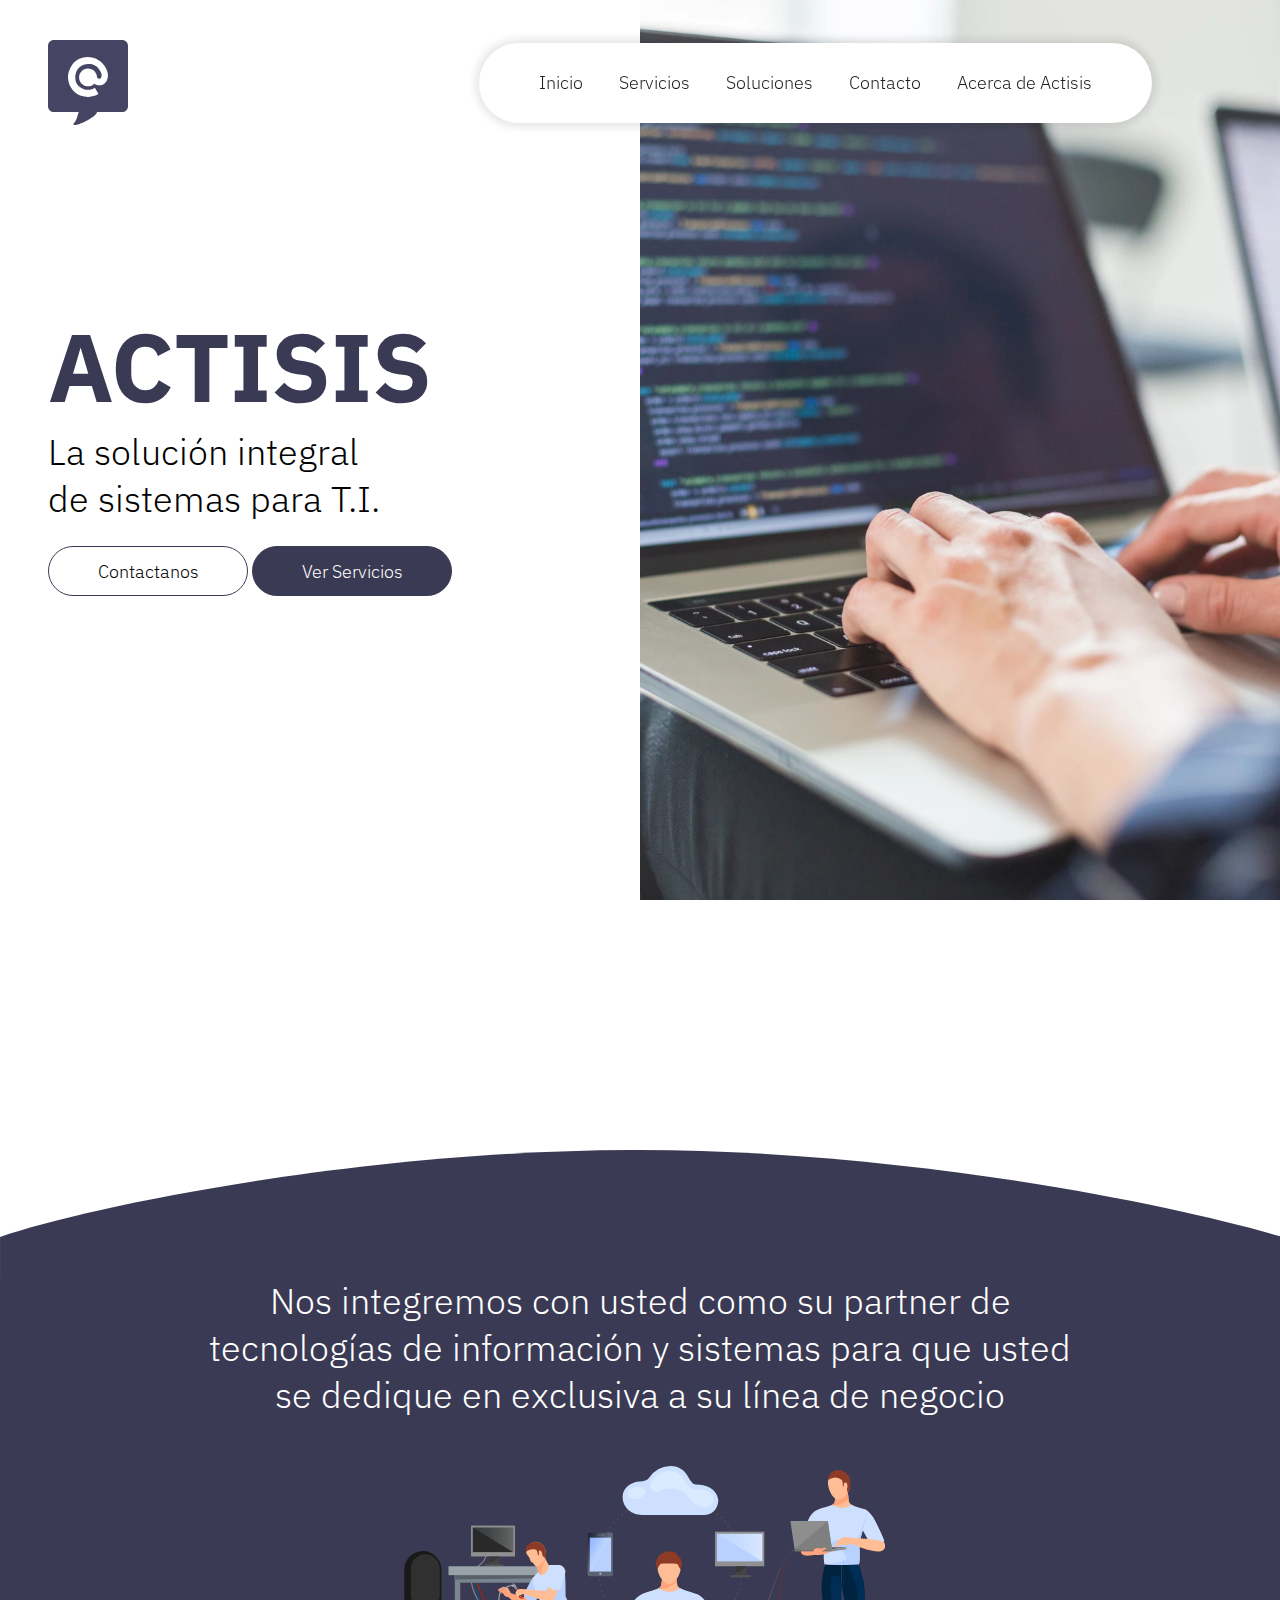
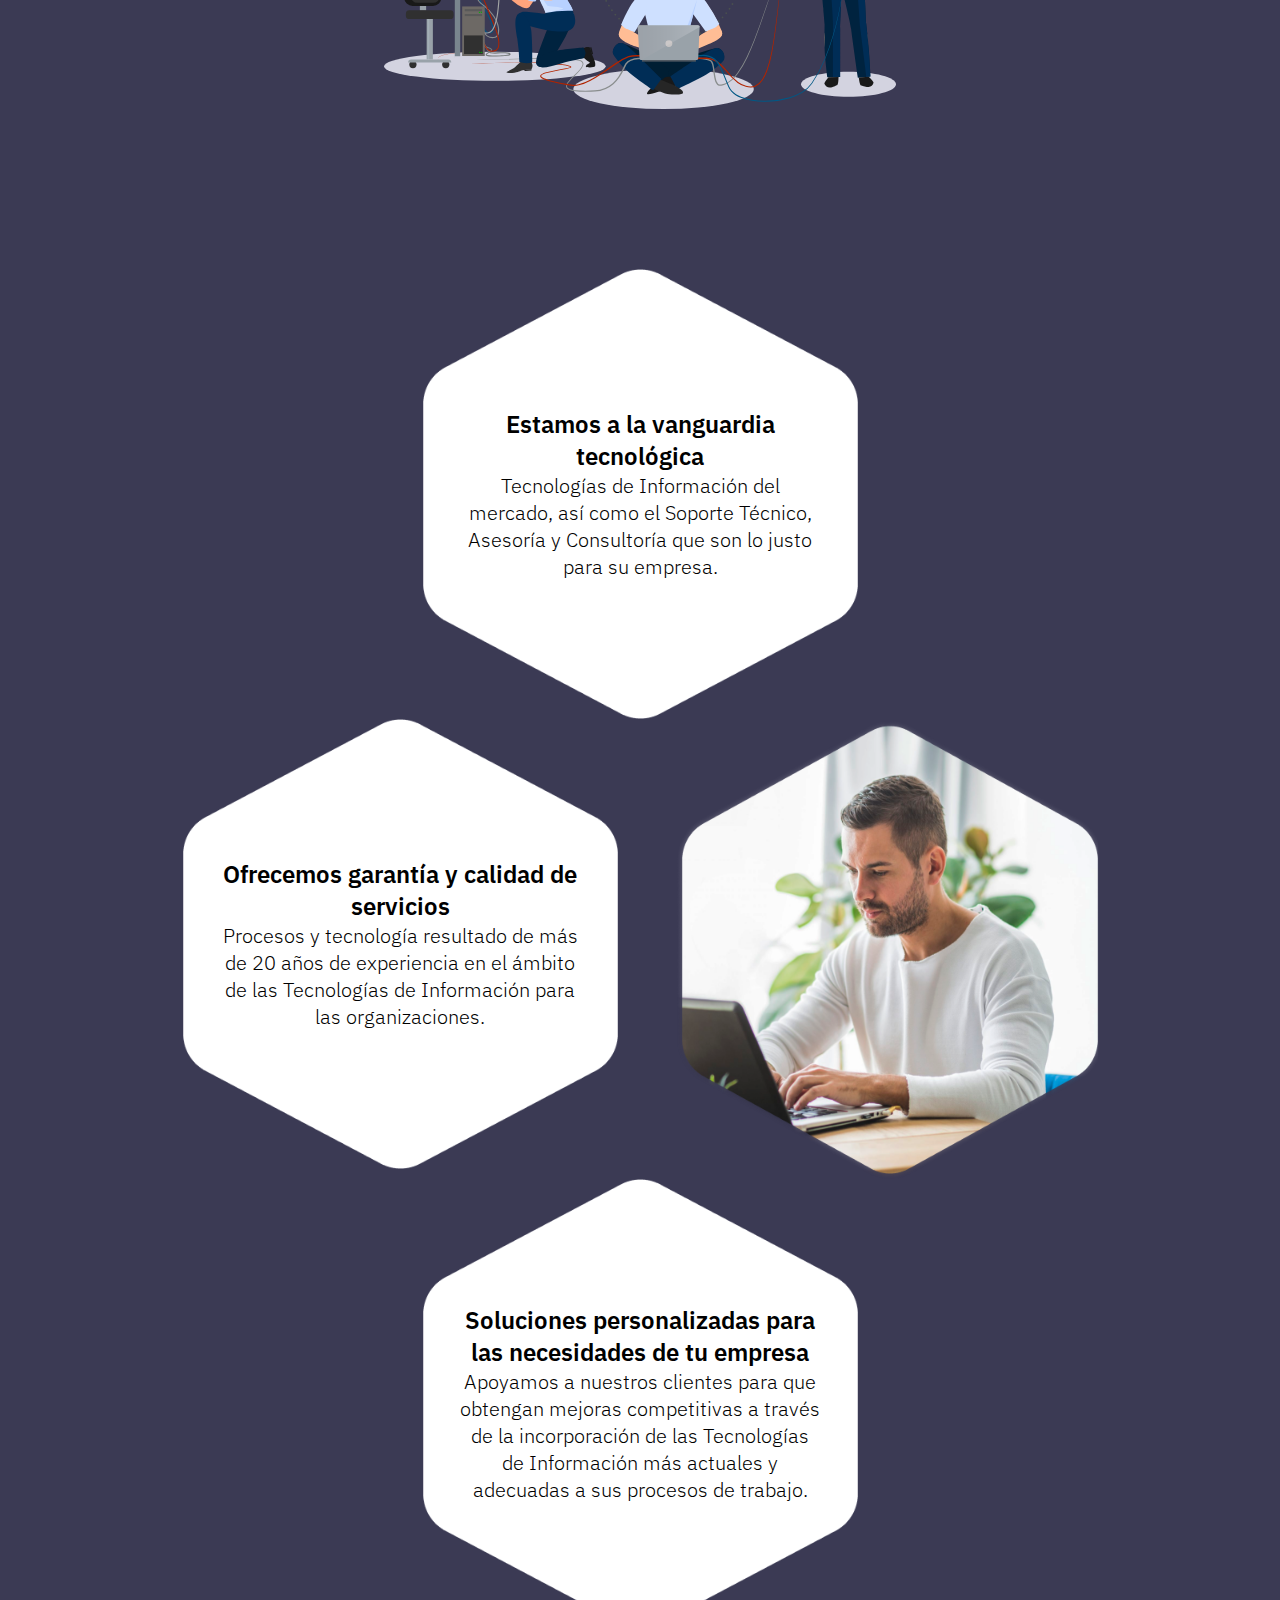
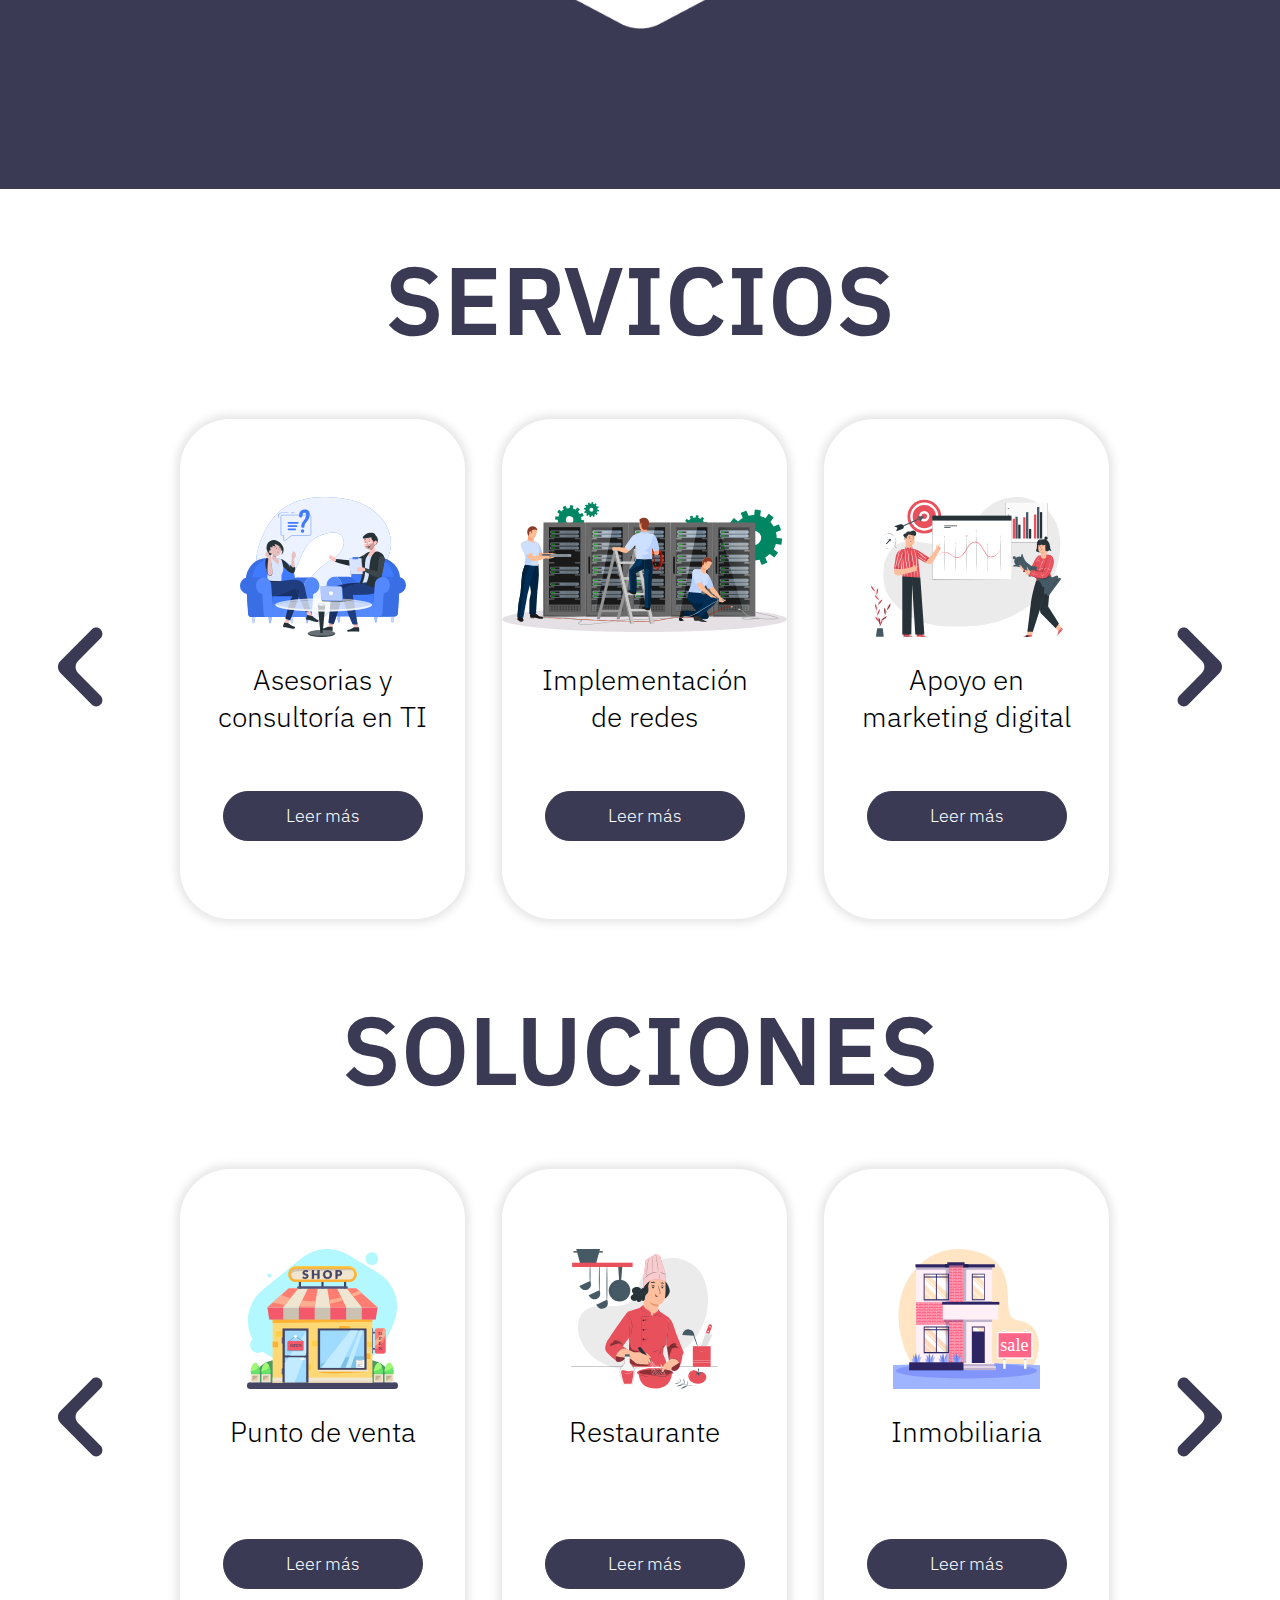
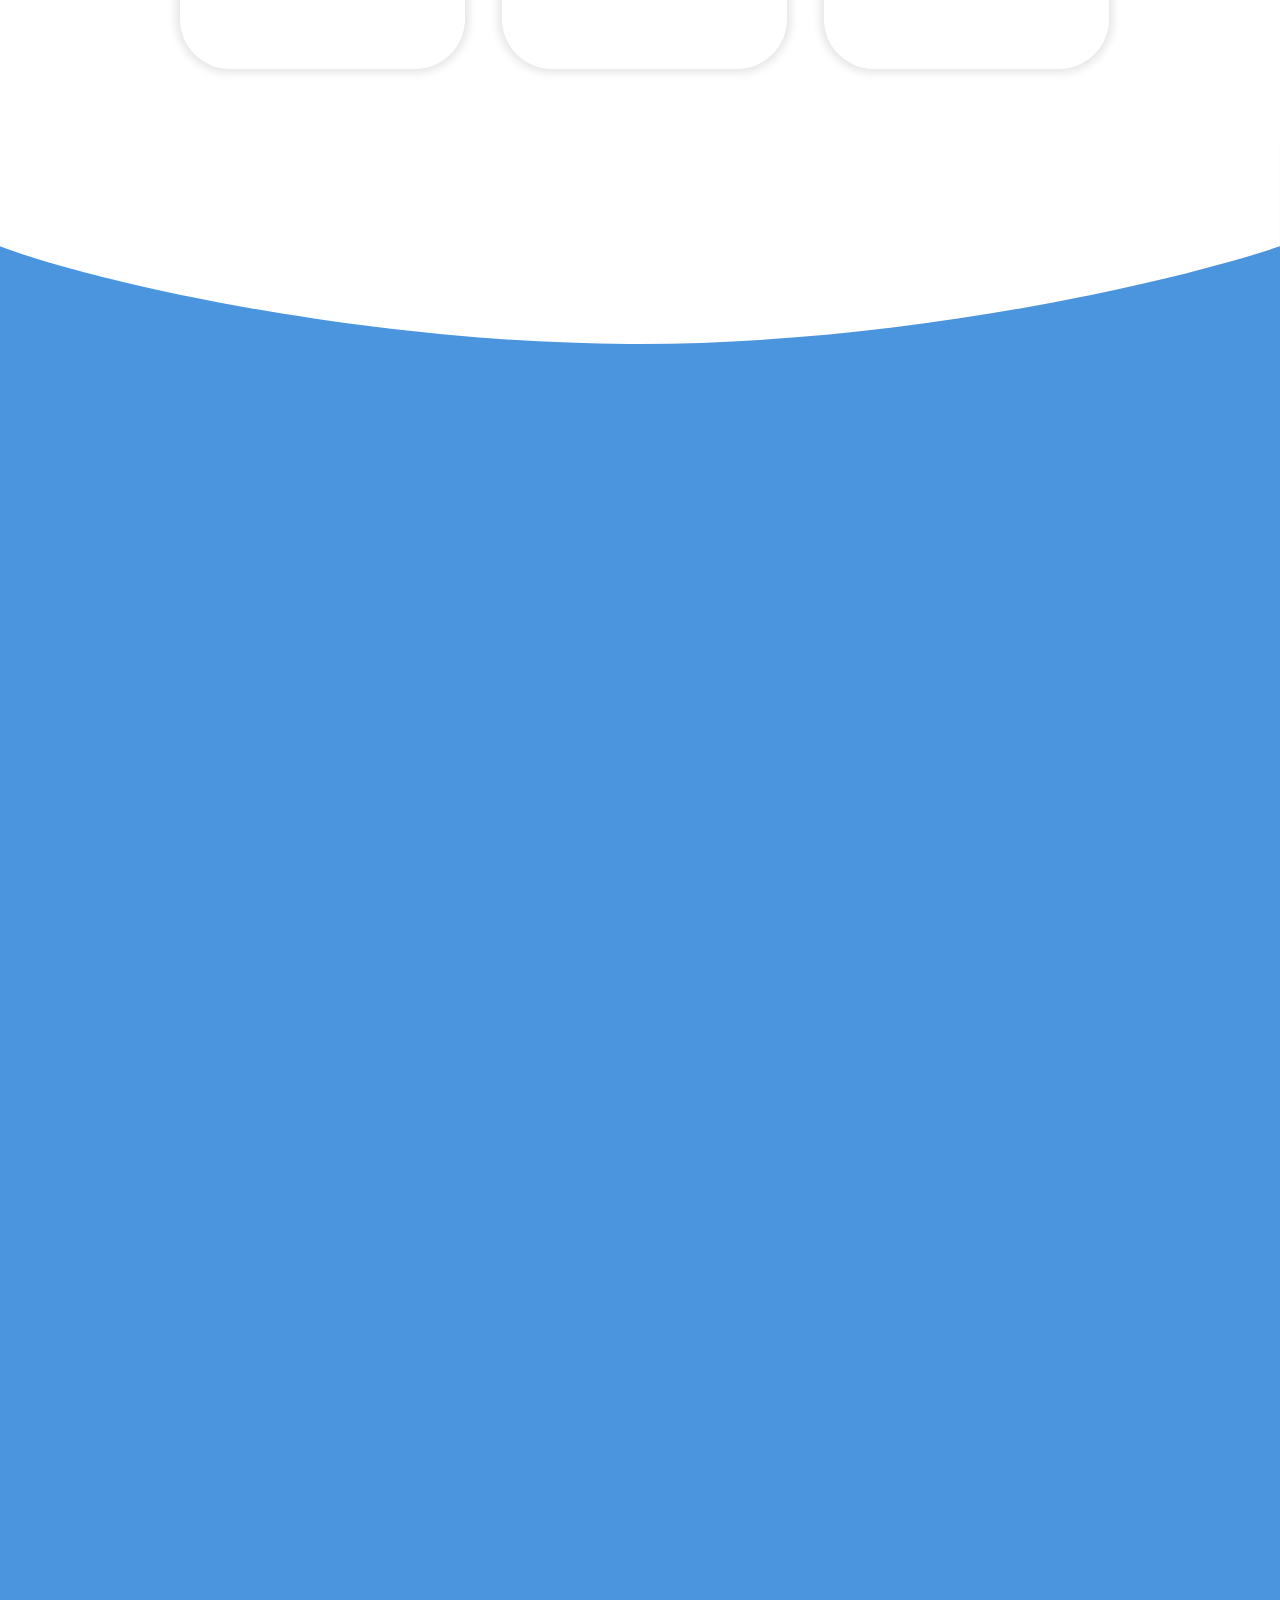
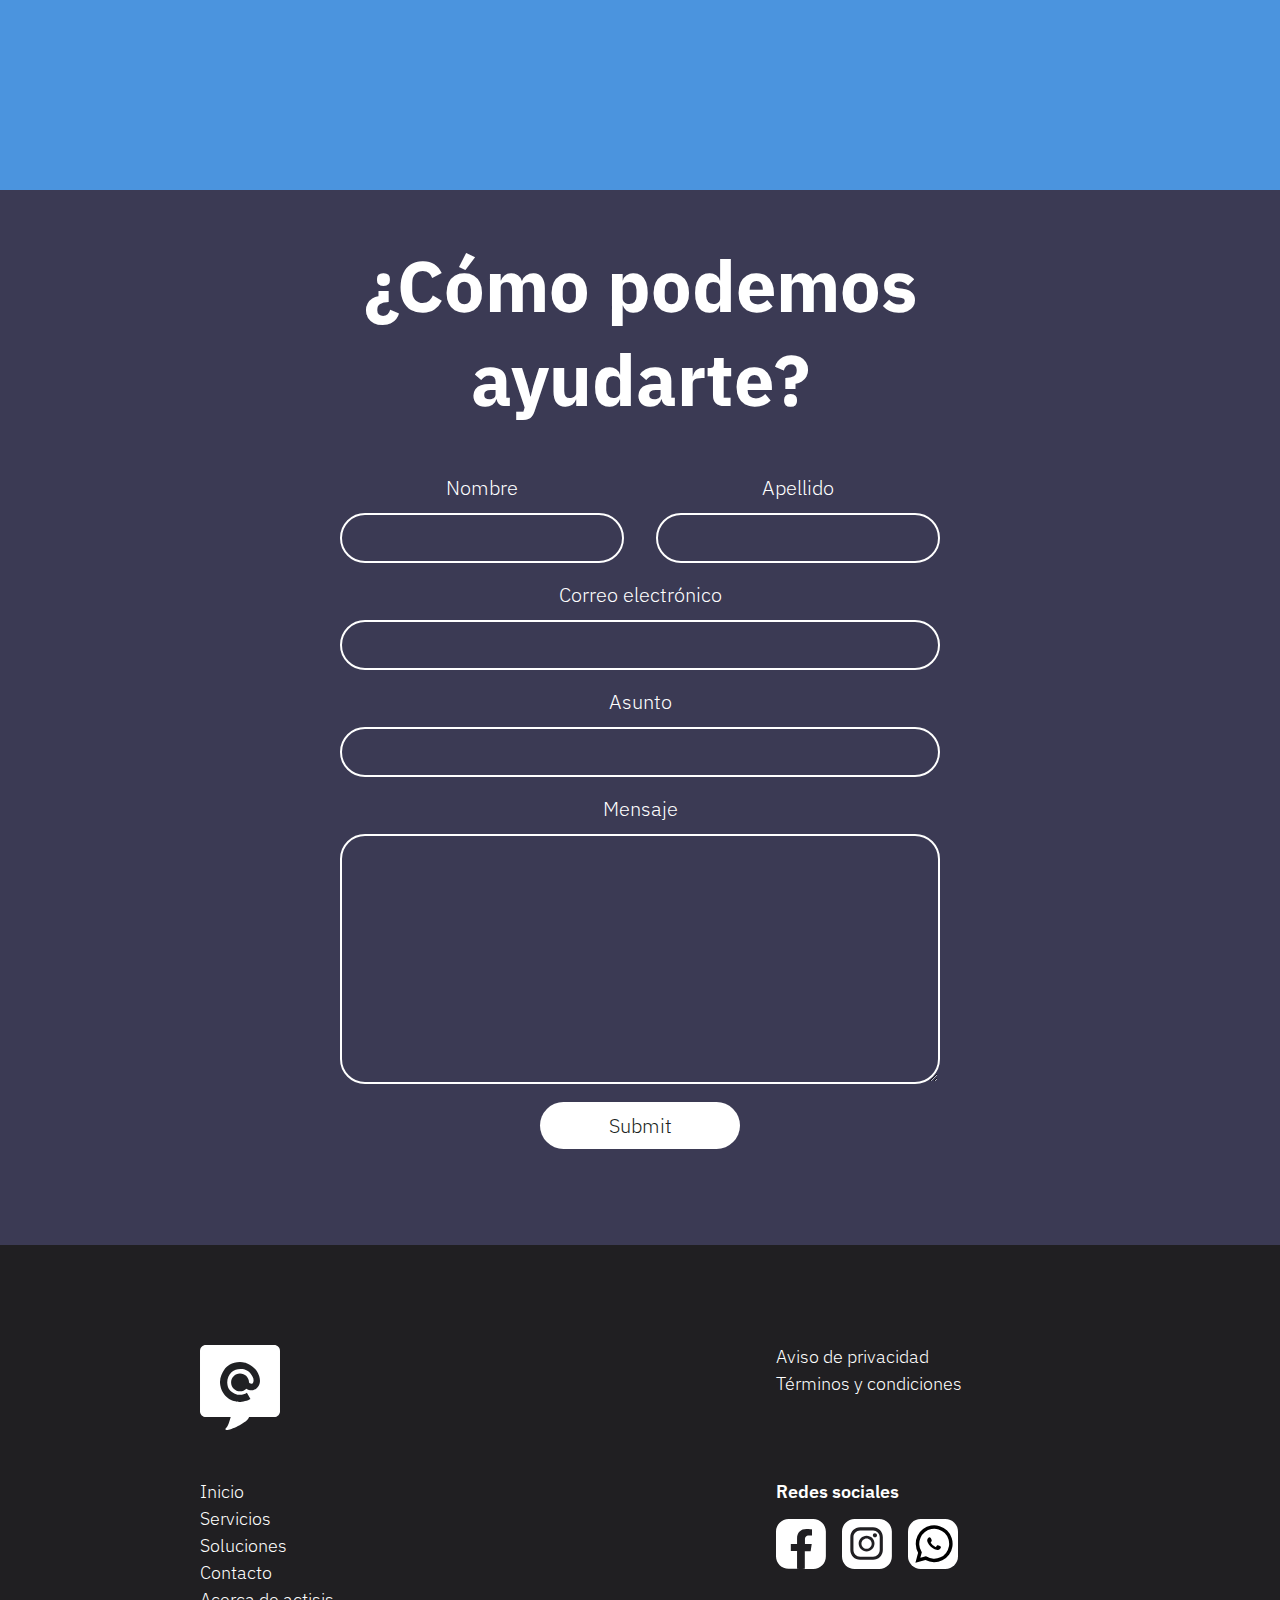
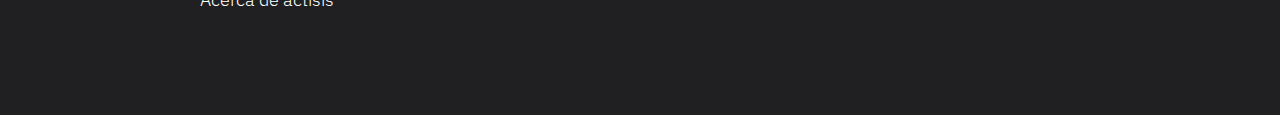
<file: index.html>
<!DOCTYPE html>
<html lang="es">
<head>
  <meta charset="UTF-8">
  <meta http-equiv="X-UA-Compatible" content="IE=edge">
  <meta name="viewport" content="width=device-width, initial-scale=1.0">
  <title>ACTISIS</title>
  <link rel="shortcut icon" href="./assets/vectores/logo.svg" />
  <meta name="author" content="Sebastián Luna Rodríguez">
  <meta name="description" content="Empresa proveedora de soluciones computacionales y procesos tecnológicos creada en Veracruz, con el objeto de brindar con calidad e innovación servicios de tecnologías de información.">
  <meta name="keywords" content="asesoria,desarrollo,sistemas,computacionales,software,punto de venta,soporte tecnico,veracruz">	
  <link rel="preconnect" href="https://fonts.googleapis.com">
  <link rel="preconnect" href="https://fonts.gstatic.com" crossorigin>
  <link href="https://fonts.googleapis.com/css2?family=IBM+Plex+Sans:wght@300;400;500;600&display=swap" rel="stylesheet">
  <link rel="stylesheet" href="./styles/styles.css">
</head>
<body>
  <header class="header-active">
    <img class="logo" src="./assets/vectores/logo.svg" alt="logotipo actisis">
    <div class="menu-hamburguesa">
      <span class="first-span"></span>
      <span class="seccond-span"></span>
      <span class="third-span"></span>
    </div>
    <nav class="nav display-none">
      <ul>
        <li><a href="#inicio">Inicio</a></li>
        <li><a href="#servicios">Servicios</a></li>
        <li><a href="#soluciones">Soluciones</a></li>
        <li><a href="#contacto">Contacto</a></li>
        <li><a href="#">Acerca de Actisis</a></li>
      </ul>
    </nav>
  </header>
  <main>
    <div id="inicio" class="hero">
      <div>
        <h1>ACTISIS</h1>
        <p>La solución integral de sistemas para T.I.</p>
        <div>
          <a href="#contacto"><button class="button transparent-button">Contactanos</button></a>
          <a href="#servicios"><button class="button solid-button">Ver Servicios</button></a>
        </div>
      </div>
      <img class="hero-img" src="./assets/imagenes/hero-img.webp" alt="una computadora">
    </div>
    <div class="section-1">
      <img class="curva" src="./assets/vectores/curva.svg" alt="curva">
      <div>
        <p>Nos integremos con usted como su partner de tecnologías de información y sistemas para que usted se dedique en exclusiva a su línea de negocio</p>
        <img class="section-1-img" src="./assets/vectores/section-1.svg" alt="conexion de computadoras">
      </div>
    </div>
    <div class="section-2">
      <div class="hexagon">
        <h2>Estamos a la vanguardia tecnológica</h2>
        <p>Tecnologías de Información del mercado, así como el Soporte Técnico, Asesoría y Consultoría que son lo justo para su empresa.</p>
      </div>
      <div class="dos-hexagon">
        <div class="hexagon">
          <h2>Ofrecemos garantía y calidad de servicios</h2>
          <p>Procesos y tecnología resultado de más de 20 años de experiencia en el ámbito de las Tecnologías de Información para las organizaciones.</p>
        </div>
        <img src="./assets/imagenes/hexagon-img.png" alt="hombre con computadora">
      </div>
      <div class="hexagon">
        <h2>Soluciones personalizadas para las necesidades de tu empresa</h2>
        <p>Apoyamos a nuestros clientes para que obtengan mejoras competitivas a través de la incorporación de las Tecnologías de Información más actuales y adecuadas a sus procesos de trabajo.</p>
      </div>
    </div>
    <div id="servicios" class="section-3">
      <h2>SERVICIOS</h2>
      <div class="flecha flecha-izquierda"><img src="./assets/vectores/flecha-izquierda.svg" alt="flecha izquierda"></div>
      <div class="container">
        <div class="card">
          <img src="./assets/vectores/servicios/asesoria.svg" alt="asesoría">
          <h3>Asesorias y consultoría en TI</h3>
          <a href="./servicios/asesoría.html"><button class="button solid-button">Leer más</button></a>
        </div>
        <div class="card">
          <img src="./assets/vectores/servicios/redes.svg" alt="instalación de redes">
          <h3>Implementación de redes</h3>
          <a href="./servicios/redes.html"><button class="button solid-button">Leer más</button></a>
        </div>
        <div class="card">
          <img src="./assets/vectores/servicios/marketing.svg" alt="marketing">
          <h3>Apoyo en marketing digital</h3>
          <a href="./servicios/marketing.html"><button class="button solid-button">Leer más</button></a>
        </div>
        <div class="card">
          <img src="./assets/vectores/servicios/soluciones.svg" alt="desarrollo de software">
          <h3>Soluciones de TI a la medida</h3>
          <a href="./servicios/desarrollos.html"><button class="button solid-button">Leer más</button></a>
        </div>
        <div class="card">
          <img src="./assets/vectores/servicios/soporte.svg" alt="reparación de computadoras">
          <h3>Soporte técnico</h3>
          <a href="./servicios/soporte.html"><button class="button solid-button">Leer más</button></a>
        </div>
        <div class="card">
          <img src="./assets/vectores/servicios/auditoria.svg" alt="evaluación">
          <h3>Auditoría en TI</h3>
          <a href="./servicios/auditoría.html"><button class="button solid-button">Leer más</button></a>
        </div>
        <div class="card">
          <img src="./assets/vectores/servicios/venta.svg" alt="ensamblaje de computadora">
          <h3>Venta en equipo de cómputo</h3>
          <a href="./servicios/equipo-de-cómputo.html"><button class="button solid-button">Leer más</button></a>
        </div>
      </div>
      <div class="flecha flecha-derecha"><img src="./assets/vectores/flecha-derecha.svg" alt="flecha derecha"></div>
    </div>
    <div id="soluciones" class="section-4">
      <h2>SOLUCIONES</h2>
      <div class="flecha flecha-izquierda"><img src="./assets/vectores/flecha-izquierda.svg" alt="flecha izquierda"></div>
      <div class="container">
        <div class="card">
          <img src="./assets/vectores/soluciones/tienda.svg" alt="tienda">
          <h3>Punto de venta</h3>
          <a href="./soluciones/punto-de-venta.html"><button class="button solid-button">Leer más</button></a>
        </div>
        <div class="card">
          <img src="./assets/vectores/soluciones/restaurante.svg" alt="restaurante">
          <h3>Restaurante</h3>
          <a href="./soluciones/restaurante.html"><button class="button solid-button">Leer más</button></a>
        </div>
        <div class="card">
          <img src="./assets/vectores/soluciones/inmobiliaria.svg" alt="casa en venta">
          <h3>Inmobiliaria</h3>
          <a href="./soluciones/inmobiliaria.html"><button class="button solid-button">Leer más</button></a>
        </div>
        <div class="card">
          <img src="./assets/vectores/soluciones/transporte.svg" alt="Carro de paquetería">
          <h3>Transporte</h3>
          <a href="./soluciones/transporte.html"><button class="button solid-button">Leer más</button></a>
        </div>
        <div class="card">
          <img src="./assets/vectores/soluciones/radio.svg" alt="radio">
          <h3>Radio</h3>
          <a href="./soluciones/radio.html"><button class="button solid-button">Leer más</button></a>
        </div>
        <div class="card">
          <img src="./assets/vectores/soluciones/estetica.svg" alt="estética">
          <h3>Estética</h3>
          <a href="./soluciones/estética.html"><button class="button solid-button">Leer más</button></a>
        </div>
      </div>
      <div class="flecha flecha-derecha"><img src="./assets/vectores/flecha-derecha.svg" alt="flecha derecha"></div>
    </div>
    <div class="section-5">
      <img class="curva-blanca" src="./assets/vectores/curva-blanca.svg" alt="curva">
      <div class="stories-container">
        <div class="story">
          <img src="./assets/imagenes/melina.jpg" alt="Melina">
          <div class="story_description">
            <h3>Zura Diaz</h3>
            <p>Lorem ipsum dolor sit amet, consectetur adipiscing elit, sed do eiusmod tempor incididunt ut labore et dolore magna aliqua. Ut enim ad minim veniam, quis nostrud exercitation.</p>
            <small>Backend Developer, Grin.</small>
          </div>
        </div>
        <div class="story">
          <img src="./assets/imagenes/melina.jpg" alt="Melina">
          <div class="story_description">
            <h3>Zura Diaz</h3>
            <p>Lorem ipsum dolor sit amet, consectetur adipiscing elit, sed do eiusmod tempor incididunt ut labore et dolore magna aliqua. Ut enim ad minim veniam, quis nostrud exercitation.</p>
            <small>Backend Developer, Grin.</small>
          </div>
        </div>
        <div class="story">
          <img src="./assets/imagenes/melina.jpg" alt="Melina">
          <div class="story_description">
            <h3>Zura Diaz</h3>
            <p>Lorem ipsum dolor sit amet, consectetur adipiscing elit, sed do eiusmod tempor incididunt ut labore et dolore magna aliqua. Ut enim ad minim veniam, quis nostrud exercitation.</p>
            <small>Backend Developer, Grin.</small>
          </div>
        </div>
      </div>
    </div>
    <div id="contacto" class="section-6">
      <h2>¿Cómo podemos<br>ayudarte?</h2>
      <form action="">
        <div class="name-form">
          <div>
            <label for="name">Nombre</label>
            <div class="input">
              <input type="text" name="name" id="name" required>
            </div>
          </div>
          <div>
            <label for="lastname">Apellido</label>
            <div class="input">
              <input type="text" name="lastname" id="lastname" required>
            </div>
          </div>
        </div>
        <label for="email">Correo electrónico</label>
        <div class="input">
          <input type="email" name="email" id="email" required>
        </div>
        <label for="subject">Asunto</label>
        <div class="input">
          <input type="text" name="subject" id="subject" required>
        </div>
        <label for="message">Mensaje</label>
        <div class="input">
          <textarea name="message" id="message" cols="30" rows="10" required ></textarea>
        </div>
        <input class="button solid-button" type="submit">
      </form>
    </div>
  </main>
  <footer>
    <img src="./assets/vectores/logo-invertido.svg" alt="logo actisis">
    <ul>
      <li><a href="#inicio">Inicio</a></li>
      <li><a href="#servicios">Servicios</a></li>
      <li><a href="#soluciones">Soluciones</a></li>
      <li><a href="#contacto">Contacto</a></li>
      <li><a href="#">Acerca de actisis</a></li>
    </ul>
    <ul>
      <li><a href="#">Aviso de privacidad</a></li>
      <li><a href="#">Términos y condiciones</a></li>
    </ul>
    <div class="redes-sociales">
      <p>Redes sociales</p>
      <div>
        <a href="#"><img src="./assets/vectores/icono-facebook.svg" alt="facebook"></a>
        <a href="#"><img src="./assets/vectores/icono-instagram.svg" alt="instagram"></a>
        <a href="#"><img src="./assets/vectores/icono-whatsapp.svg" alt="whatsapp"></a>
      </div>
    </div>
  </footer>
  <script src="./js/carrusel-servicios.js"></script>
  <script src="./js/carrusel-soluciones.js"></script>
  <script src="./js/desplegar_menu.js"></script>
  <script src="js/intersection-observer.js"></script>
</body>
</html>
</file>
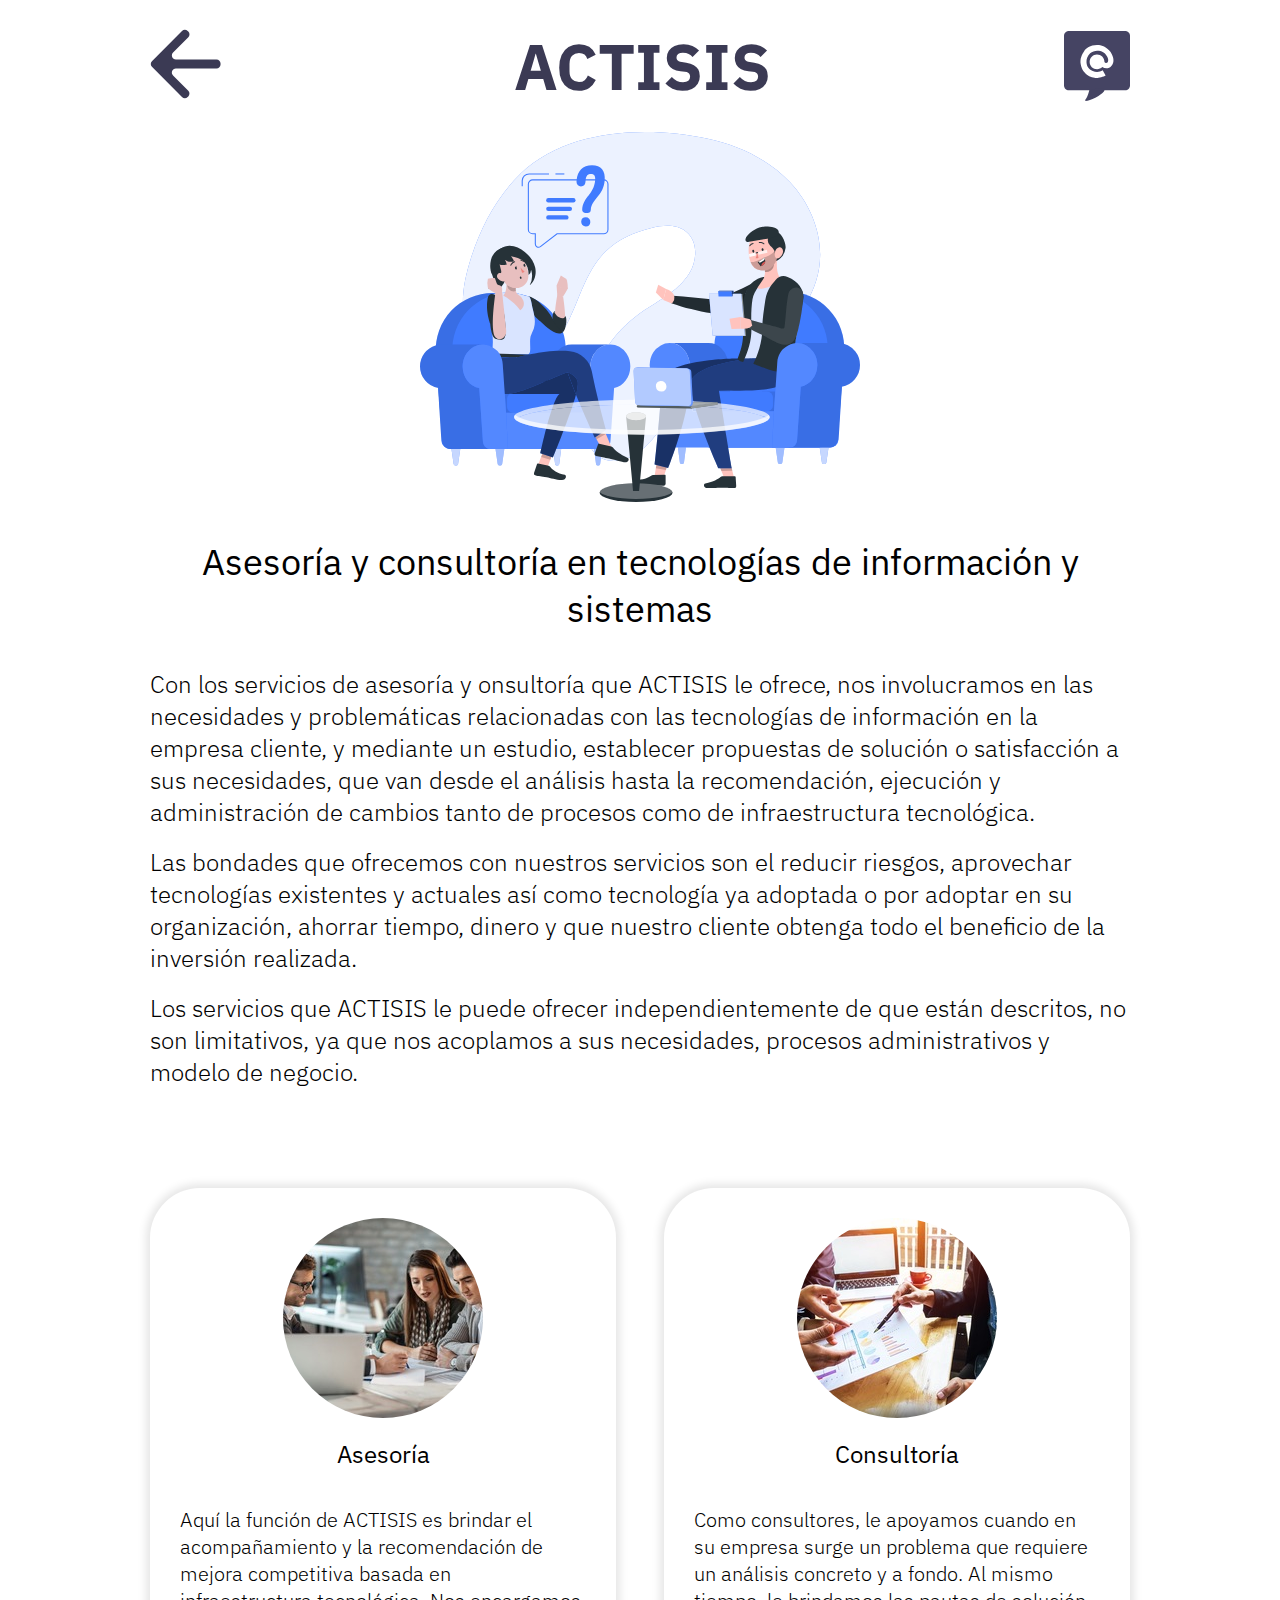
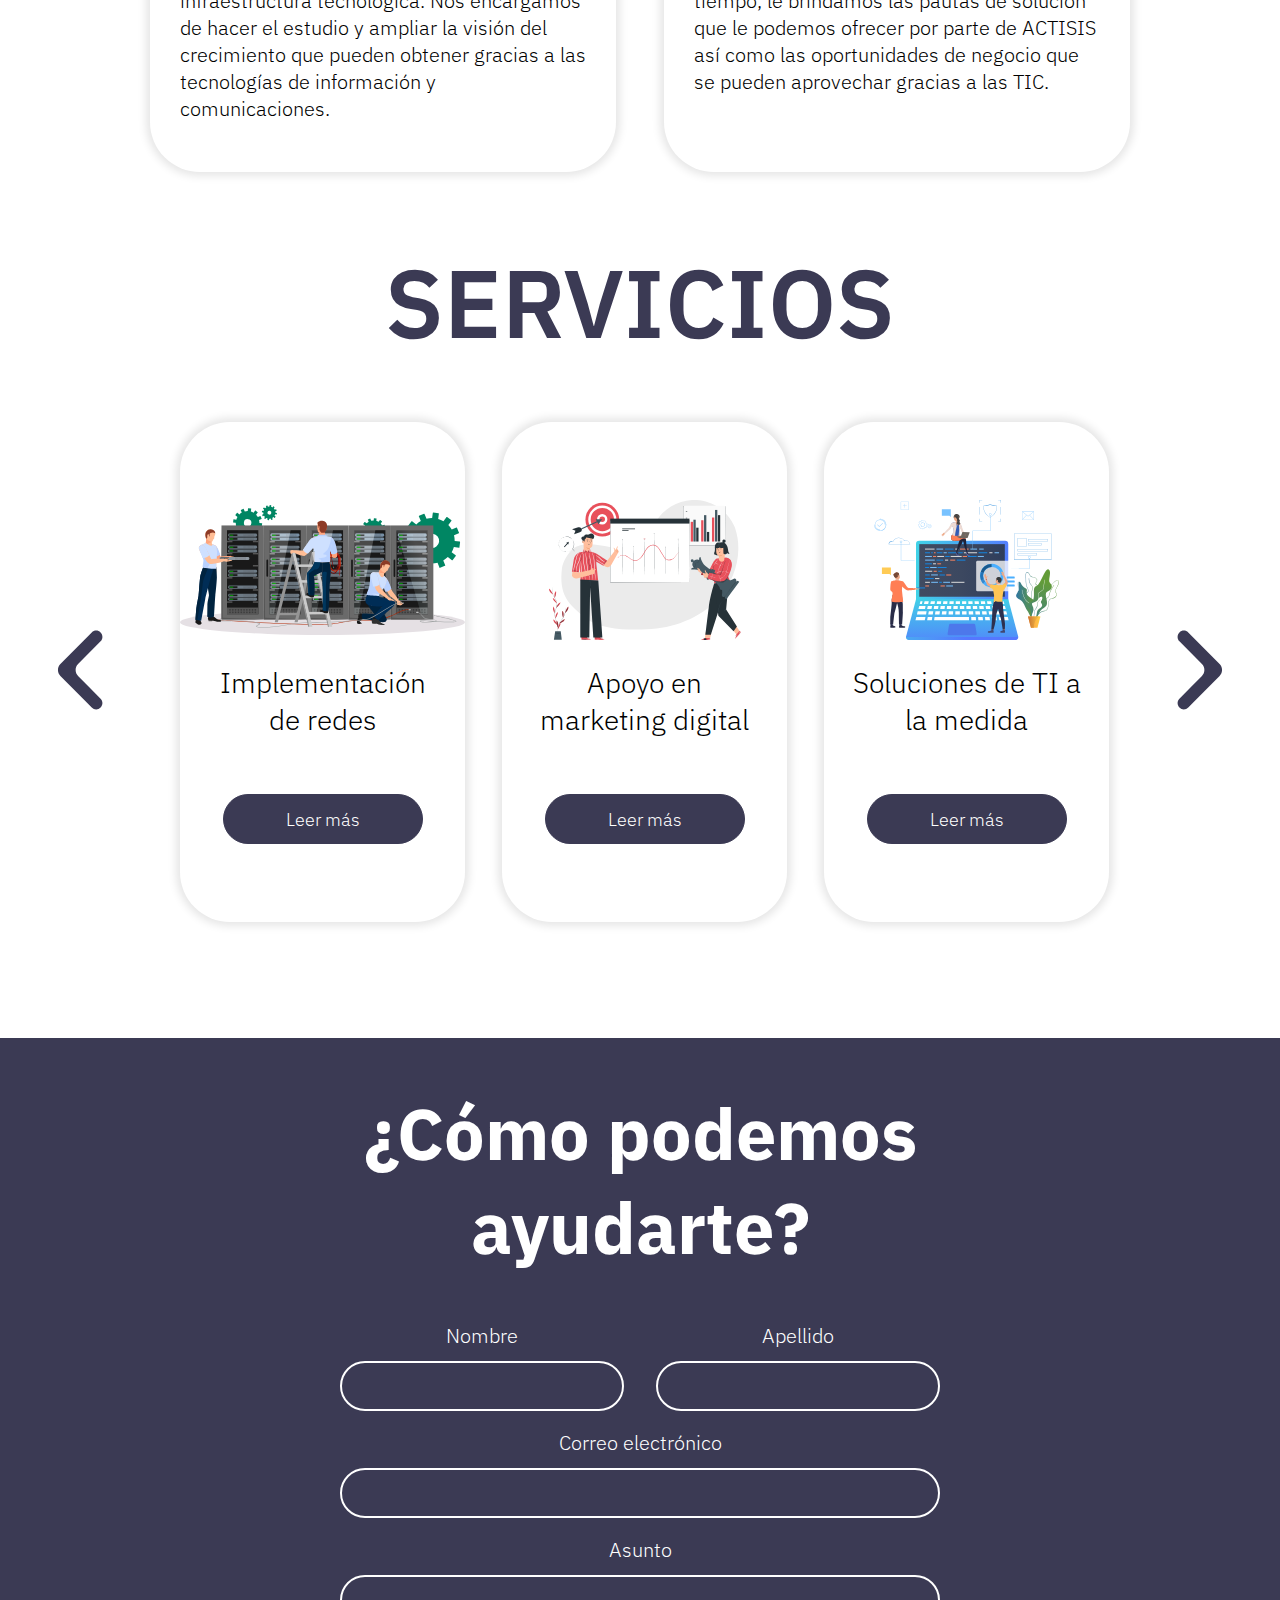
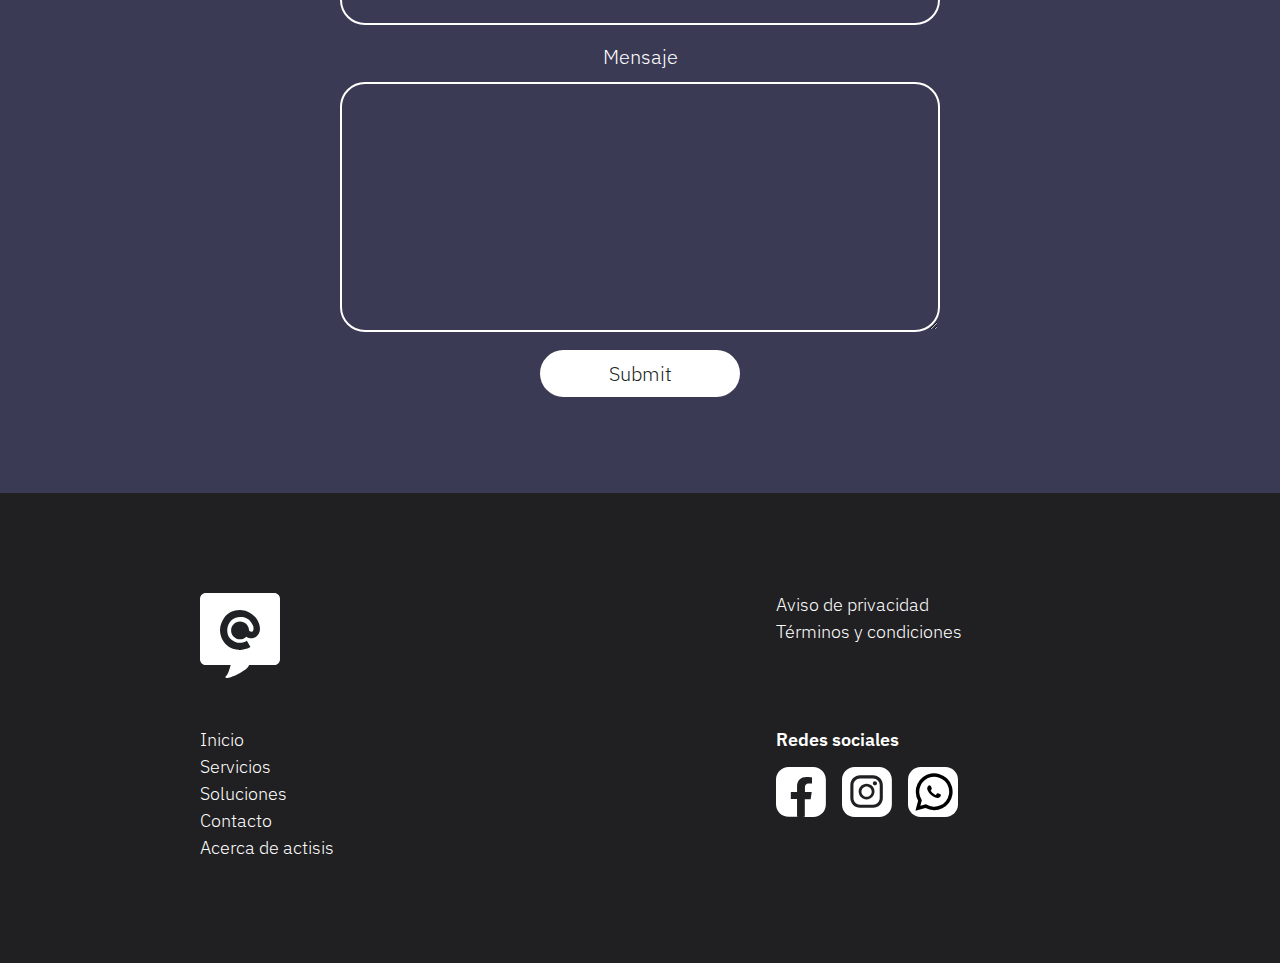
<file: servicios/asesoría.html>
<!DOCTYPE html>
<html lang="en">
<head>
  <meta charset="UTF-8">
  <meta http-equiv="X-UA-Compatible" content="IE=edge">
  <meta name="viewport" content="width=device-width, initial-scale=1.0">
  <title>ACTISIS</title>
  <link rel="shortcut icon" href="../assets/vectores/logo.svg" />
  <meta name="author" content="Sebastián Luna Rodríguez">
  <meta name="description" content="Nos involucramos en las necesidades y problemáticas relacionadas con las tecnologías de información en la empresa cliente, y mediante un estudio, establecer propuestas de solución o satisfacción a sus necesidades.">
  <meta name="keywords" content="asesoria,desarrollo,sistemas,computacionales,software,punto de venta,soporte tecnico,veracruz">	
  <link rel="preconnect" href="https://fonts.googleapis.com">
  <link rel="preconnect" href="https://fonts.gstatic.com" crossorigin>
  <link href="https://fonts.googleapis.com/css2?family=IBM+Plex+Sans:wght@200;300;400;500;600&display=swap" rel="stylesheet">
  <link rel="stylesheet" href="../styles/servicios-y-soluciones.css">
</head>
<body>
  <header>
    <a href="../index.html"><img src="../assets/vectores/regresar.svg" alt="botón de regresar"></a>
    <h2>ACTISIS</h2>
    <img src="../assets/vectores/logo.svg" alt="logo de ACTISIS">
  </header>
  <main>
    <div class="section-1">
      <img src="../assets/vectores/servicios/asesoria.svg" alt="asesoría">
      <h1>Asesoría y consultoría en tecnologías de información y sistemas</h1>
      <p>Con los servicios de asesoría y  onsultoría que ACTISIS le ofrece, nos involucramos en las necesidades y problemáticas relacionadas con las tecnologías de información en la empresa cliente, y mediante un estudio, establecer propuestas de solución o satisfacción a sus necesidades, que van desde el análisis hasta la recomendación, ejecución y administración de cambios tanto de procesos como de infraestructura tecnológica.</p>
      <p>Las bondades que ofrecemos con nuestros servicios son el reducir riesgos, aprovechar tecnologías existentes y actuales así como tecnología ya adoptada o por adoptar en su organización, ahorrar tiempo, dinero y que nuestro cliente obtenga todo el beneficio de la inversión realizada.</p>
      <p>Los servicios que ACTISIS le puede ofrecer independientemente de que están descritos, no son limitativos, ya que nos acoplamos a sus necesidades, procesos administrativos y modelo de negocio.</p>
    </div>
    <div class="section-2">
      <div class="card">
        <img class="cover rounded" src="../assets/imagenes/asesoría.jpg" alt="asesoría">
        <h2>Asesoría</h2>
        <p>Aquí la función de ACTISIS es brindar el acompañamiento y la recomendación de mejora competitiva basada en infraestructura tecnológica. Nos encargamos de hacer el estudio y ampliar la visión del crecimiento que pueden obtener gracias a las tecnologías de información y comunicaciones.</p>
      </div>
      <div class="card">
        <img class="cover rounded" src="../assets/imagenes/consultoría.jpg" alt="consultoría">
        <h2>Consultoría</h2>
        <p>Como consultores, le apoyamos cuando en su empresa surge un problema que requiere un análisis concreto y a fondo. Al mismo tiempo, le brindamos las pautas de solución que le podemos ofrecer por parte de ACTISIS así como las oportunidades de negocio que se pueden aprovechar gracias a las TIC.</p>
      </div>
    </div>
    <div id="servicios" class="section-3">
      <h2>SERVICIOS</h2>
      <div class="flecha flecha-izquierda"><img src="../assets/vectores/flecha-izquierda.svg" alt="flecha izquierda"></div>
      <div class="container">
        <div class="card">
          <img src="../assets/vectores/servicios/redes.svg" alt="instalación de redes">
          <h3>Implementación de redes</h3>
          <a href="../servicios/redes.html"><button class="button solid-button">Leer más</button></a>
        </div>
        <div class="card">
          <img src="../assets/vectores/servicios/marketing.svg" alt="marketing">
          <h3>Apoyo en marketing digital</h3>
          <a href="../servicios/marketing.html"><button class="button solid-button">Leer más</button></a>
        </div>
        <div class="card">
          <img src="../assets/vectores/servicios/soluciones.svg" alt="desarrollo de software">
          <h3>Soluciones de TI a la medida</h3>
          <a href="../servicios/desarrollos.html"><button class="button solid-button">Leer más</button></a>
        </div>
        <div class="card">
          <img src="../assets/vectores/servicios/soporte.svg" alt="reparación de computadoras">
          <h3>Soporte técnico</h3>
          <a href="../servicios/soporte.html"><button class="button solid-button">Leer más</button></a>
        </div>
        <div class="card">
          <img src="../assets/vectores/servicios/auditoria.svg" alt="evaluación">
          <h3>Auditoría en TI</h3>
          <a href="../servicios/auditoría.html"><button class="button solid-button">Leer más</button></a>
        </div>
        <div class="card">
          <img src="../assets/vectores/servicios/venta.svg" alt="ensamblaje de computadora">
          <h3>Venta en equipo de cómputo</h3>
          <a href="../servicios/equipo-de-cómputo.html"><button class="button solid-button">Leer más</button></a>
        </div>
      </div>
      <div class="flecha flecha-derecha"><img src="../assets/vectores/flecha-derecha.svg" alt="flecha derecha"></div>
    </div>
    <div class="section-6">
      <h2>¿Cómo podemos<br>ayudarte?</h2>
      <form action="">
        <div class="name-form">
          <div>
            <label for="name">Nombre</label>
            <div class="input">
              <input type="text" name="name" id="name" required>
            </div>
          </div>
          <div>
            <label for="lastname">Apellido</label>
            <div class="input">
              <input type="text" name="lastname" id="lastname" required>
            </div>
          </div>
        </div>
        <label for="email">Correo electrónico</label>
        <div class="input">
          <input type="email" name="email" id="email" required>
        </div>
        <label for="subject">Asunto</label>
        <div class="input">
          <input type="text" name="subject" id="subject" required>
        </div>
        <label for="message">Mensaje</label>
        <div class="input">
          <textarea name="message" id="message" cols="30" rows="10" required ></textarea>
        </div>
        <input class="button solid-button" type="submit">
      </form>
    </div>
  </main>
  <footer>
    <img src="../assets/vectores/logo-invertido.svg" alt="logo actisis">
    <ul>
      <li><a href="#inicio">Inicio</a></li>
      <li><a href="#servicios">Servicios</a></li>
      <li><a href="#soluciones">Soluciones</a></li>
      <li><a href="#contacto">Contacto</a></li>
      <li><a href="#">Acerca de actisis</a></li>
    </ul>
    <ul>
      <li><a href="#">Aviso de privacidad</a></li>
      <li><a href="#">Términos y condiciones</a></li>
    </ul>
    <div class="redes-sociales">
      <p>Redes sociales</p>
      <div>
        <a href="#"><img src="../assets/vectores/icono-facebook.svg" alt="facebook"></a>
        <a href="#"><img src="../assets/vectores/icono-instagram.svg" alt="instagram"></a>
        <a href="#"><img src="../assets/vectores/icono-whatsapp.svg" alt="whatsapp"></a>
      </div>
    </div>
  </footer>
  <script src="../js/carrusel-servicios.js"></script>
</body>
</html>
</file>
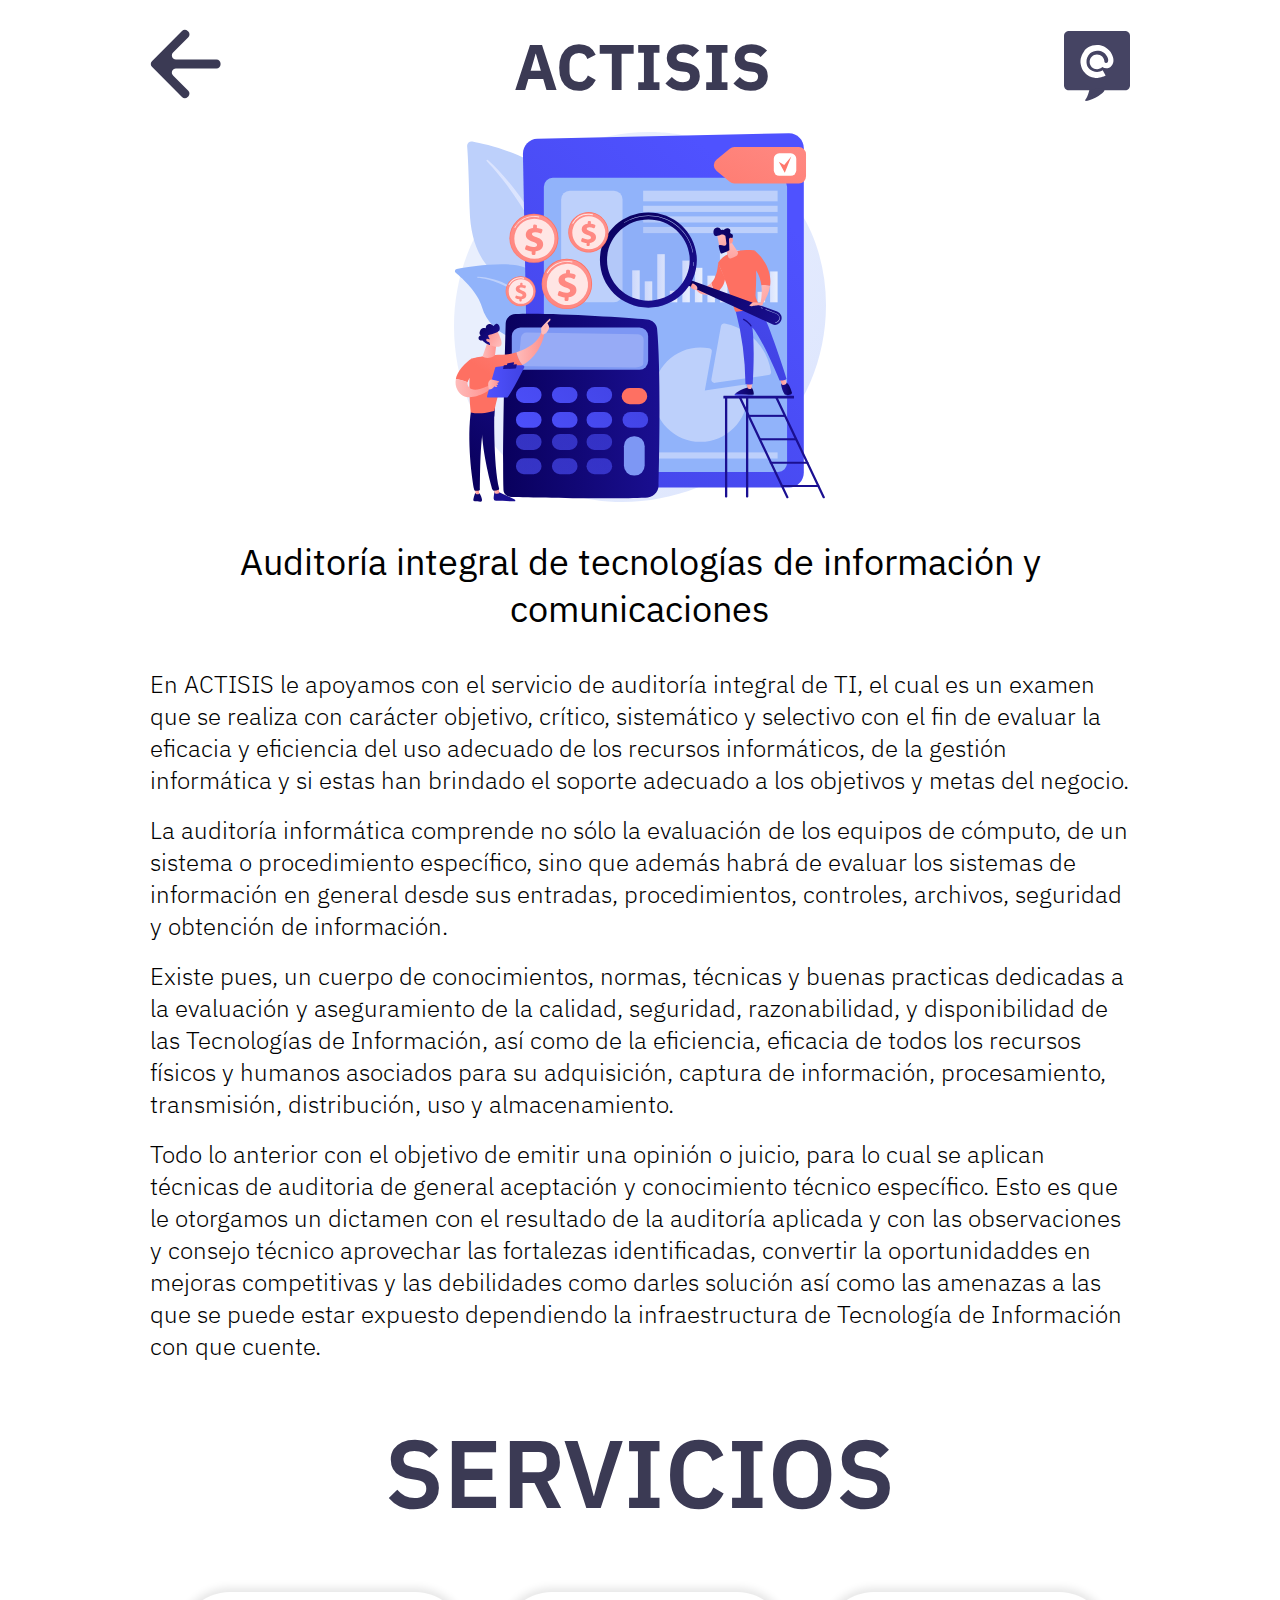
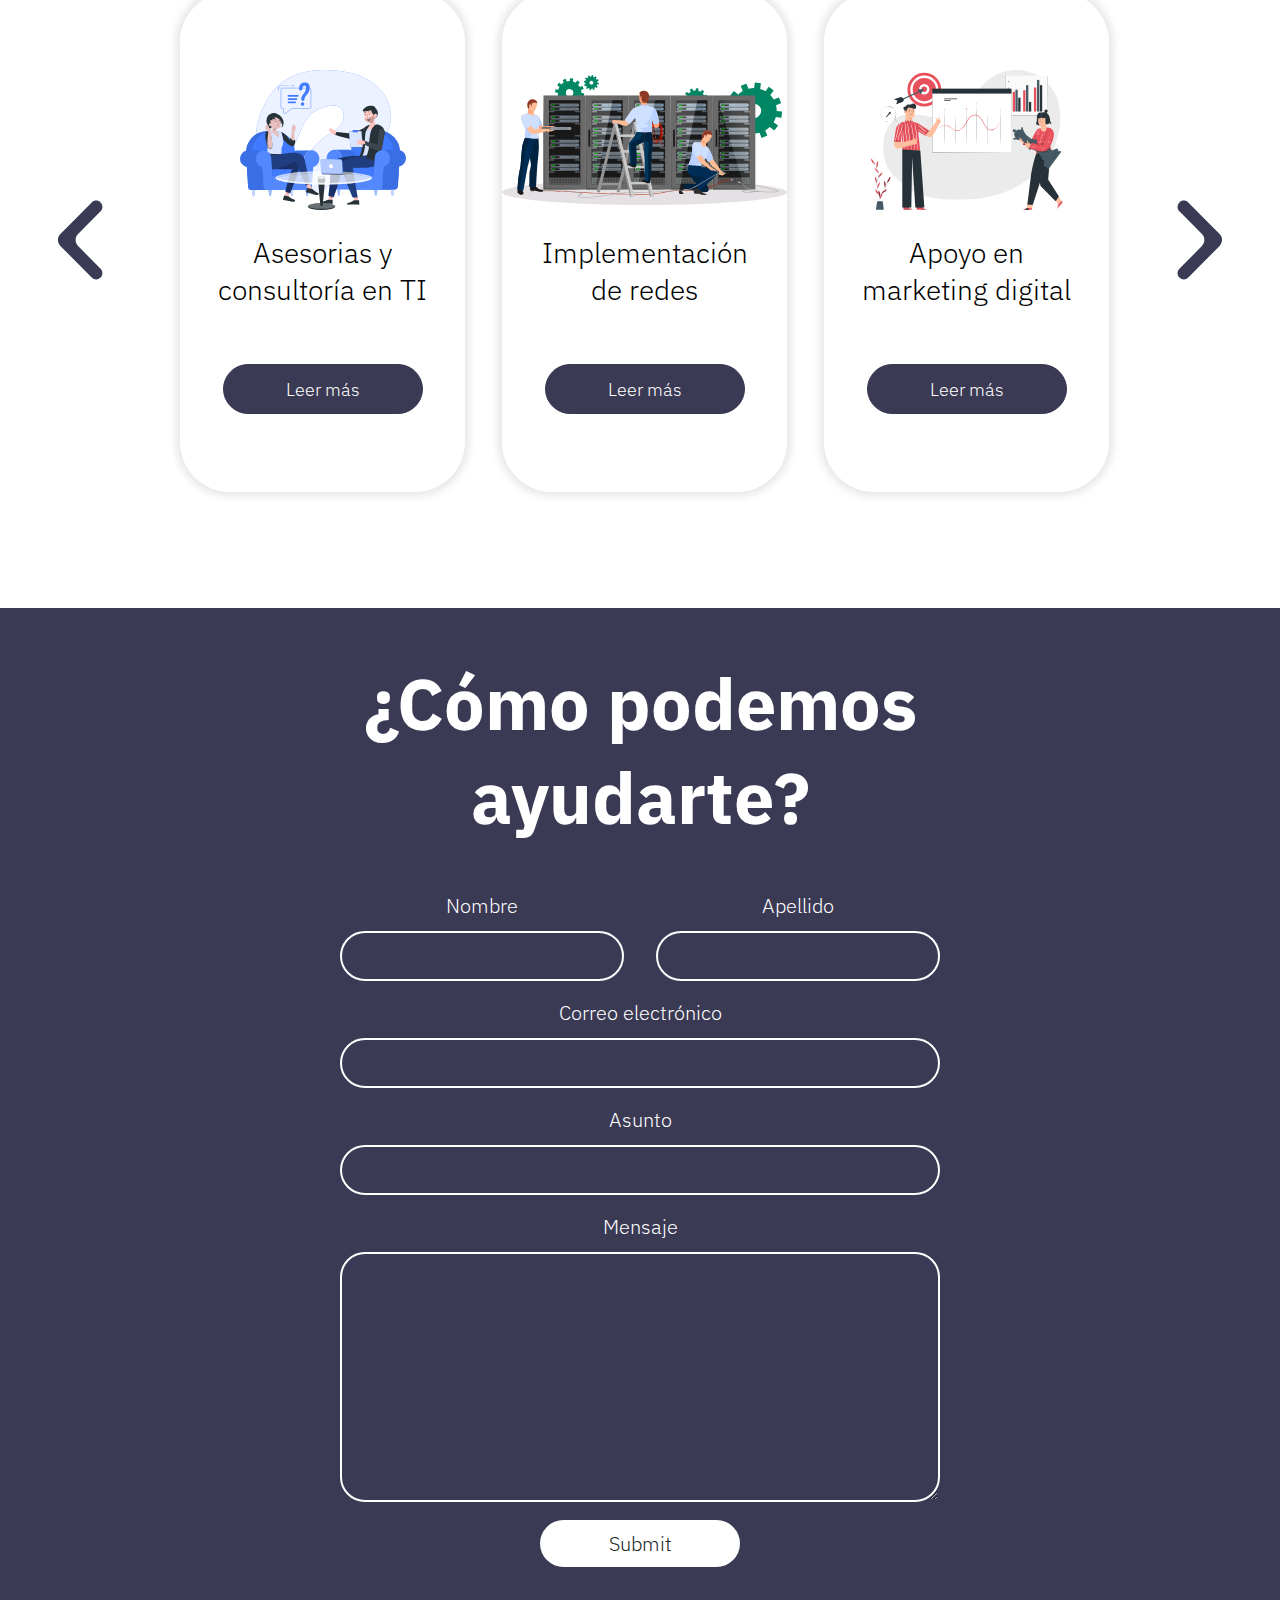
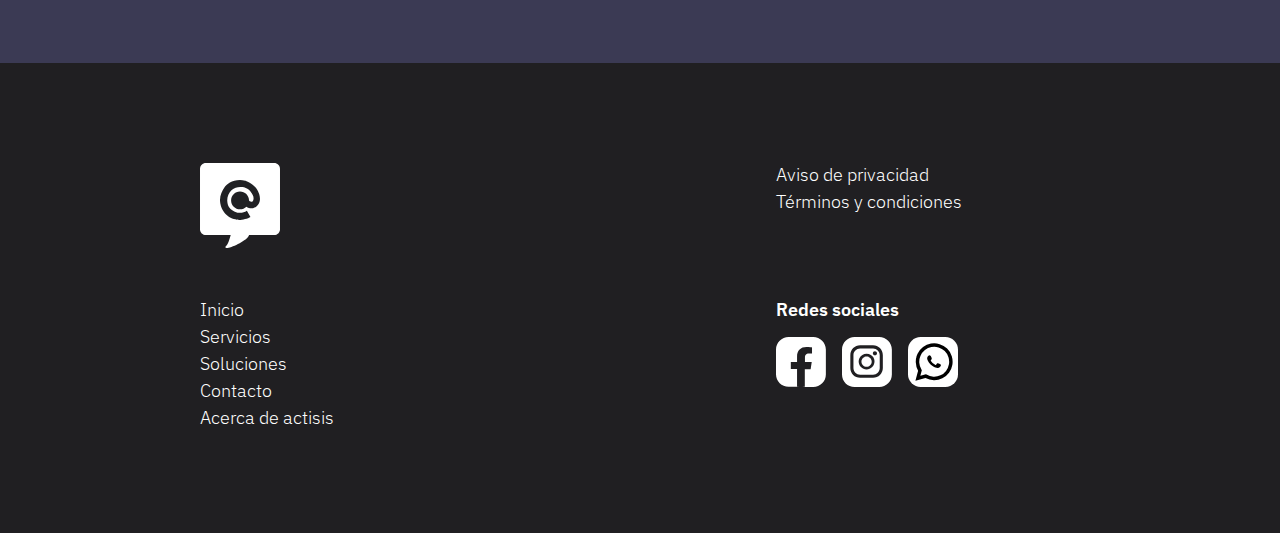
<file: servicios/auditoría.html>
<!DOCTYPE html>
<html lang="en">
<head>
  <meta charset="UTF-8">
  <meta http-equiv="X-UA-Compatible" content="IE=edge">
  <meta name="viewport" content="width=device-width, initial-scale=1.0">
  <title>ACTISIS</title>
  <link rel="shortcut icon" href="../assets/vectores/logo.svg" />
  <meta name="author" content="Sebastián Luna Rodríguez">
  <meta name="description" content="ACTISIS desarrolla sistemas computacionales a la medida de sus necesidades y procesos de trabajo.">
  <meta name="keywords" content="asesoria,desarrollo,sistemas,computacionales,software,punto de venta,soporte tecnico,veracruz">	
  <link rel="preconnect" href="https://fonts.googleapis.com">
  <link rel="preconnect" href="https://fonts.gstatic.com" crossorigin>
  <link href="https://fonts.googleapis.com/css2?family=IBM+Plex+Sans:wght@200;300;400;500;600&display=swap" rel="stylesheet">
  <link rel="stylesheet" href="../styles/servicios-y-soluciones.css">
</head>
<body>
  <header>
    <a href="../index.html"><img src="../assets/vectores/regresar.svg" alt="botón de regresar"></a>
    <h2>ACTISIS</h2>
    <img src="../assets/vectores/logo.svg" alt="logo de ACTISIS">
  </header>
  <main>
    <div class="section-1">
      <img src="../assets/vectores/servicios/auditoria.svg" alt="evaluación">
      <h1>Auditoría integral de tecnologías de información y comunicaciones</h1>
      <p>En ACTISIS le apoyamos con el servicio de auditoría integral de TI, el cual es un examen que se realiza con carácter objetivo, crítico, sistemático y selectivo con el fin de evaluar la eficacia y eficiencia del uso adecuado de los recursos informáticos, de la gestión informática y si estas han brindado el soporte adecuado a los objetivos y metas del negocio.</p>
      <p>La auditoría informática comprende no sólo la evaluación de los equipos de cómputo, de un sistema o procedimiento específico, sino que además habrá de evaluar los sistemas de información en general desde sus entradas, procedimientos, controles, archivos, seguridad y obtención de información.</p>
      <p>Existe pues, un cuerpo de conocimientos, normas, técnicas y buenas practicas dedicadas a la evaluación y aseguramiento de la calidad, seguridad, razonabilidad, y disponibilidad de las Tecnologías de Información, así como de la eficiencia, eficacia de todos los recursos físicos y humanos asociados para su adquisición, captura de información, procesamiento, transmisión, distribución, uso y almacenamiento.</p>
      <p>Todo lo anterior con el objetivo de emitir una opinión o juicio, para lo cual se aplican técnicas de auditoria de general aceptación y conocimiento técnico específico. Esto es que le otorgamos un dictamen con el resultado de la auditoría aplicada y con las observaciones y consejo técnico aprovechar las fortalezas identificadas, convertir la oportunidaddes en mejoras competitivas y las debilidades como darles solución así como las amenazas a las que se puede estar expuesto dependiendo la infraestructura de Tecnología de Información con que cuente.</p>
    </div>
    <div id="servicios" class="section-3">
      <h2>SERVICIOS</h2>
      <div class="flecha flecha-izquierda"><img src="../assets/vectores/flecha-izquierda.svg" alt="flecha izquierda"></div>
      <div class="container">
        <div class="card">
          <img src="../assets/vectores/servicios/asesoria.svg" alt="asesoría">
          <h3>Asesorias y consultoría en TI</h3>
          <a href="../servicios/asesoría.html"><button class="button solid-button">Leer más</button></a>
        </div>
        <div class="card">
          <img src="../assets/vectores/servicios/redes.svg" alt="instalación de redes">
          <h3>Implementación de redes</h3>
          <a href="../servicios/redes.html"><button class="button solid-button">Leer más</button></a>
        </div>
        <div class="card">
          <img src="../assets/vectores/servicios/marketing.svg" alt="marketing">
          <h3>Apoyo en marketing digital</h3>
          <a href="../servicios/marketing.html"><button class="button solid-button">Leer más</button></a>
        </div>
        <div class="card">
          <img src="../assets/vectores/servicios/soluciones.svg" alt="desarrollo de software">
          <h3>Soluciones de TI a la medida</h3>
          <a href="../servicios/desarrollos.html"><button class="button solid-button">Leer más</button></a>
        </div>
        <div class="card">
          <img src="../assets/vectores/servicios/soporte.svg" alt="reparación de computadoras">
          <h3>Soporte técnico</h3>
          <a href="../servicios/soporte.html"><button class="button solid-button">Leer más</button></a>
        </div>
        <div class="card">
          <img src="../assets/vectores/servicios/venta.svg" alt="ensamblaje de computadora">
          <h3>Venta en equipo de cómputo</h3>
          <a href="../servicios/equipo-de-cómputo.html"><button class="button solid-button">Leer más</button></a>
        </div>
      </div>
      <div class="flecha flecha-derecha"><img src="../assets/vectores/flecha-derecha.svg" alt="flecha derecha"></div>
    </div>
    <div class="section-6">
      <h2>¿Cómo podemos<br>ayudarte?</h2>
      <form action="">
        <div class="name-form">
          <div>
            <label for="name">Nombre</label>
            <div class="input">
              <input type="text" name="name" id="name" required>
            </div>
          </div>
          <div>
            <label for="lastname">Apellido</label>
            <div class="input">
              <input type="text" name="lastname" id="lastname" required>
            </div>
          </div>
        </div>
        <label for="email">Correo electrónico</label>
        <div class="input">
          <input type="email" name="email" id="email" required>
        </div>
        <label for="subject">Asunto</label>
        <div class="input">
          <input type="text" name="subject" id="subject" required>
        </div>
        <label for="message">Mensaje</label>
        <div class="input">
          <textarea name="message" id="message" cols="30" rows="10" required ></textarea>
        </div>
        <input class="button solid-button" type="submit">
      </form>
    </div>
  </main>
  <footer>
    <img src="../assets/vectores/logo-invertido.svg" alt="logo actisis">
    <ul>
      <li><a href="#inicio">Inicio</a></li>
      <li><a href="#servicios">Servicios</a></li>
      <li><a href="#soluciones">Soluciones</a></li>
      <li><a href="#contacto">Contacto</a></li>
      <li><a href="#">Acerca de actisis</a></li>
    </ul>
    <ul>
      <li><a href="#">Aviso de privacidad</a></li>
      <li><a href="#">Términos y condiciones</a></li>
    </ul>
    <div class="redes-sociales">
      <p>Redes sociales</p>
      <div>
        <a href="#"><img src="../assets/vectores/icono-facebook.svg" alt="facebook"></a>
        <a href="#"><img src="../assets/vectores/icono-instagram.svg" alt="instagram"></a>
        <a href="#"><img src="../assets/vectores/icono-whatsapp.svg" alt="whatsapp"></a>
      </div>
    </div>
  </footer>
  <script src="../js/carrusel-servicios.js"></script>
</body>
</html>
</file>
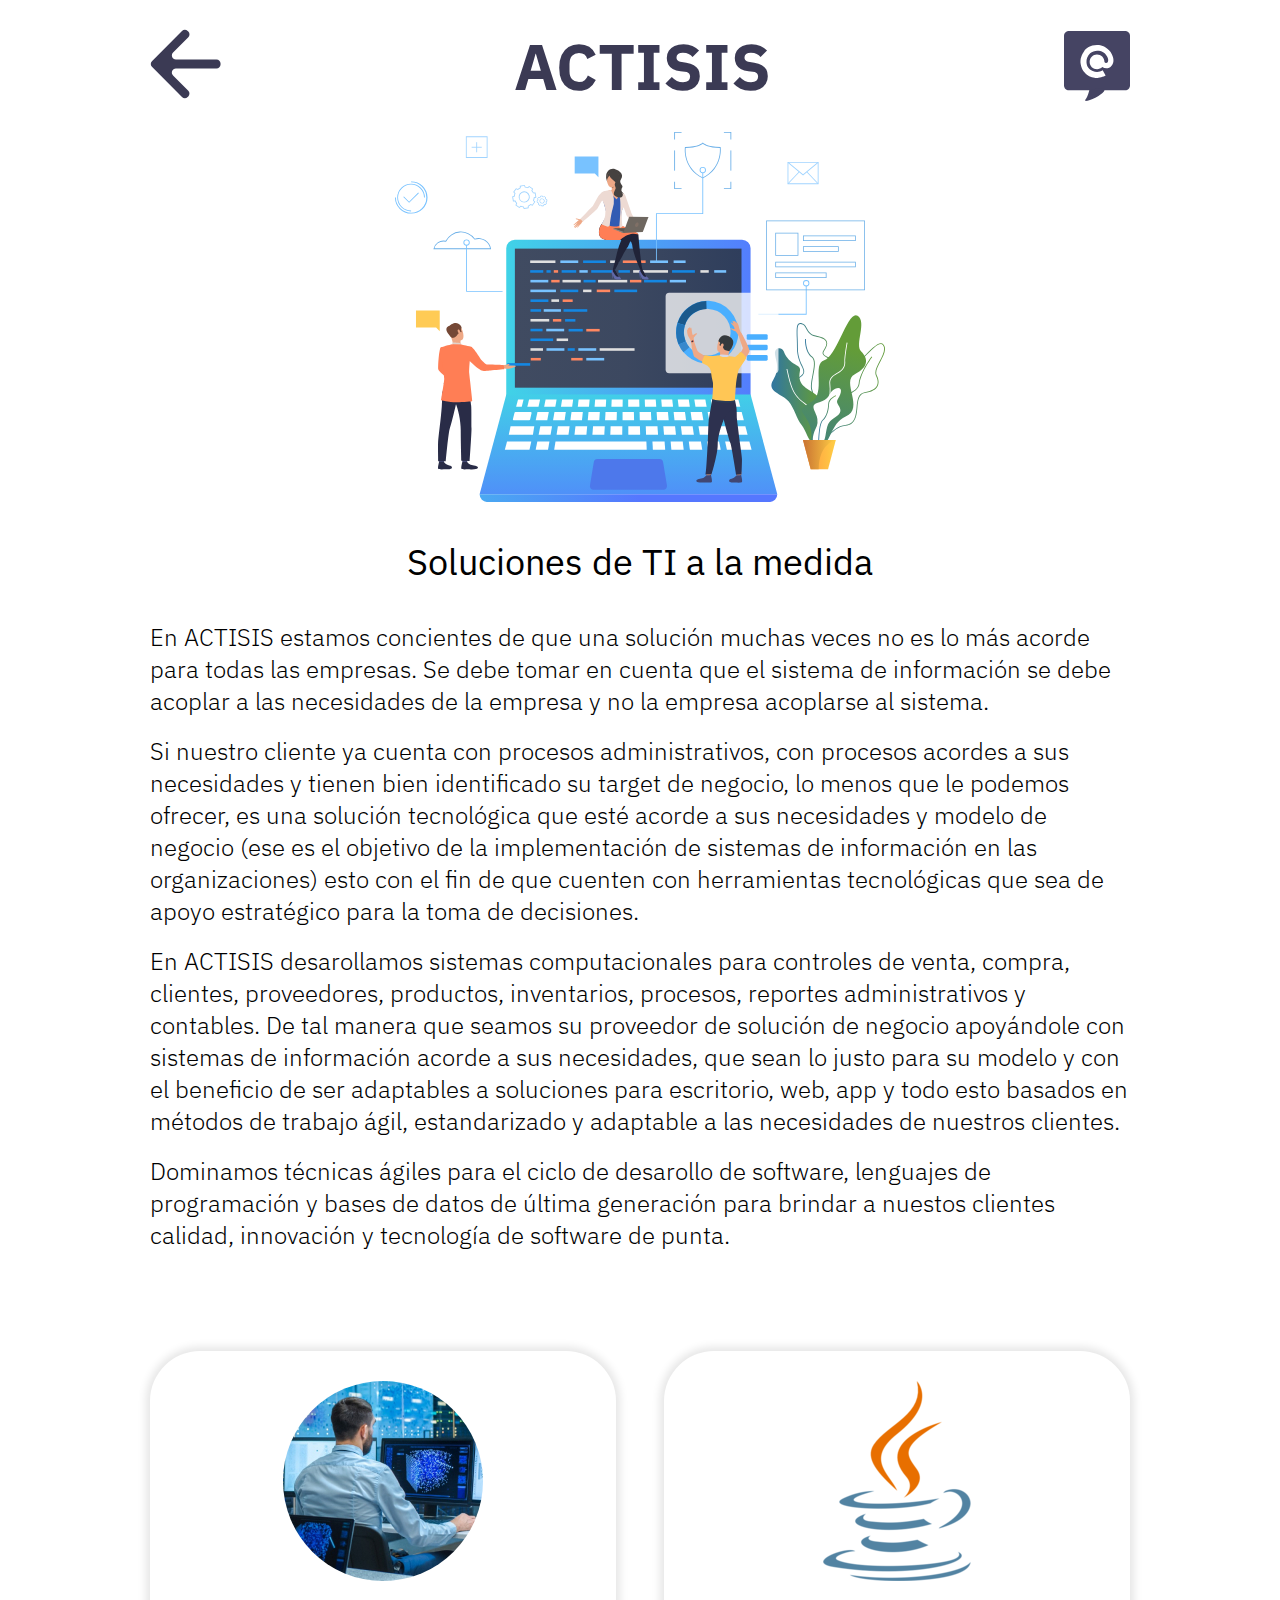
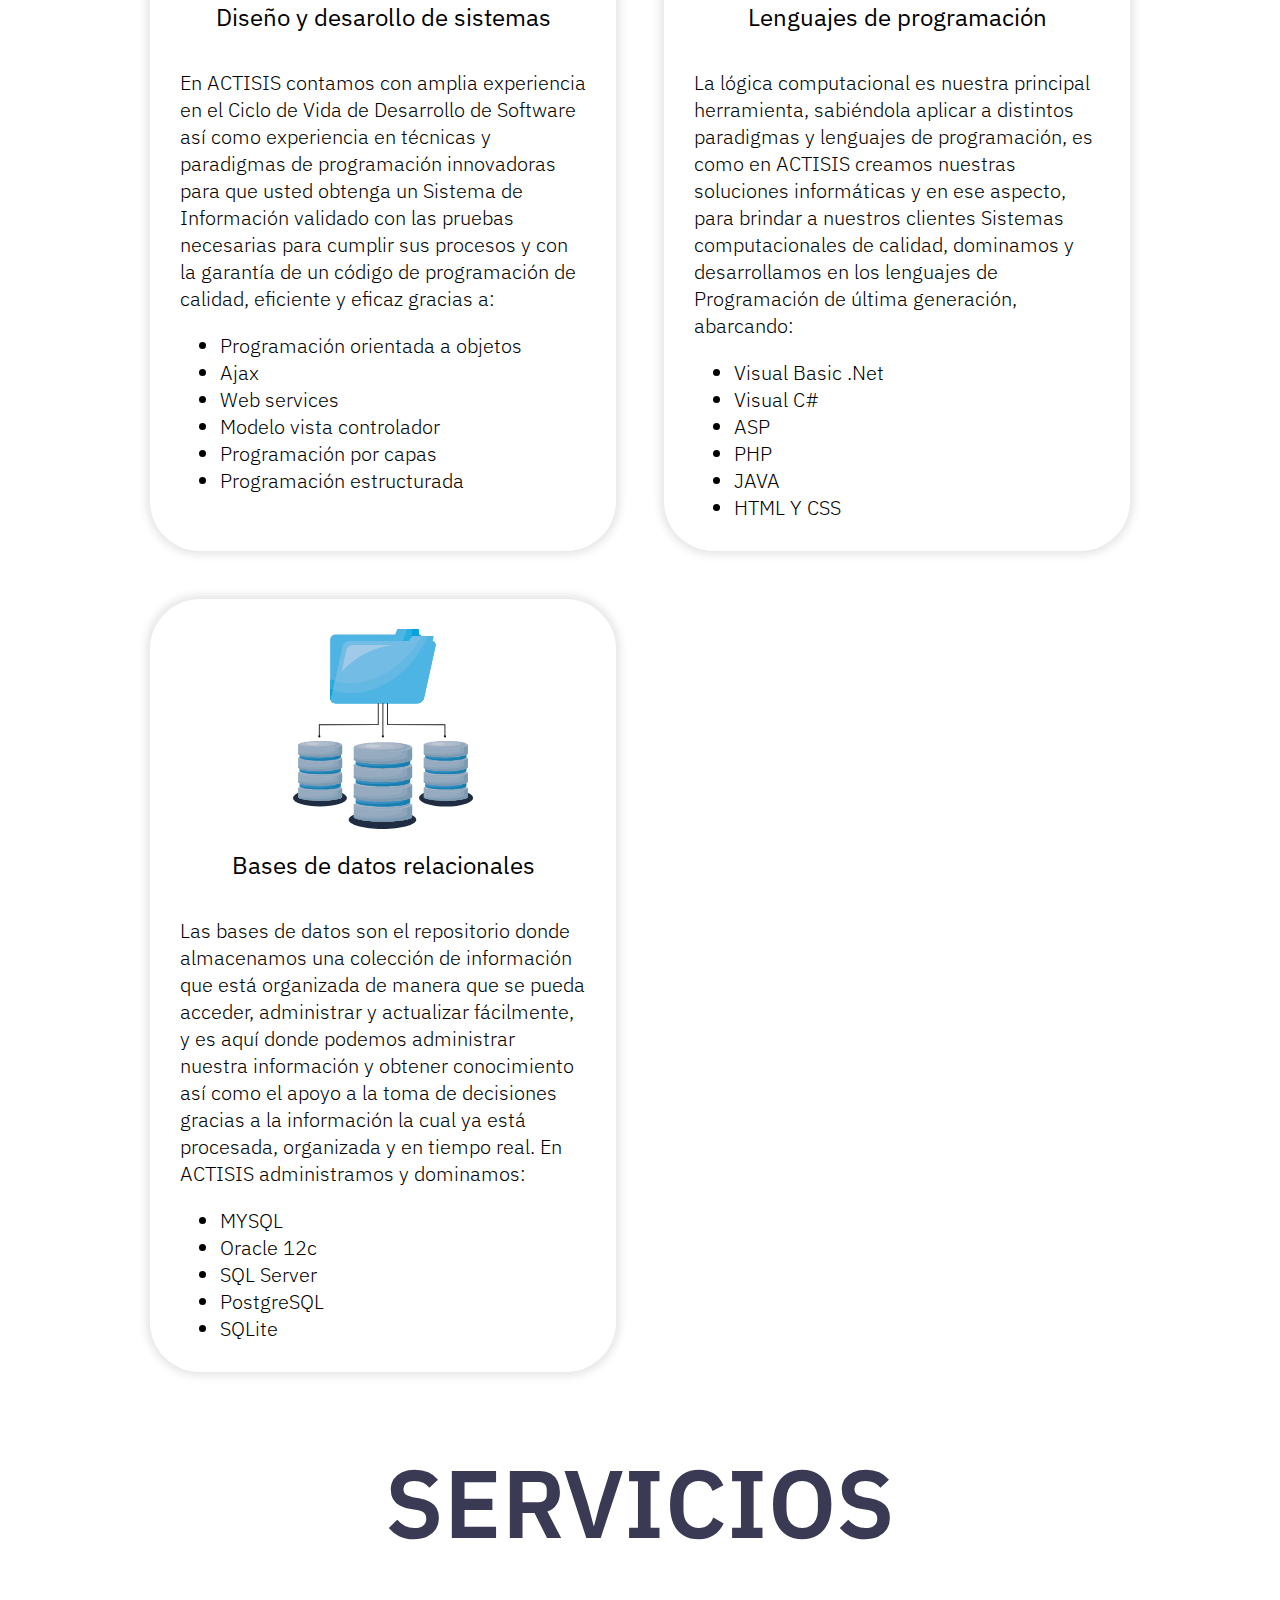
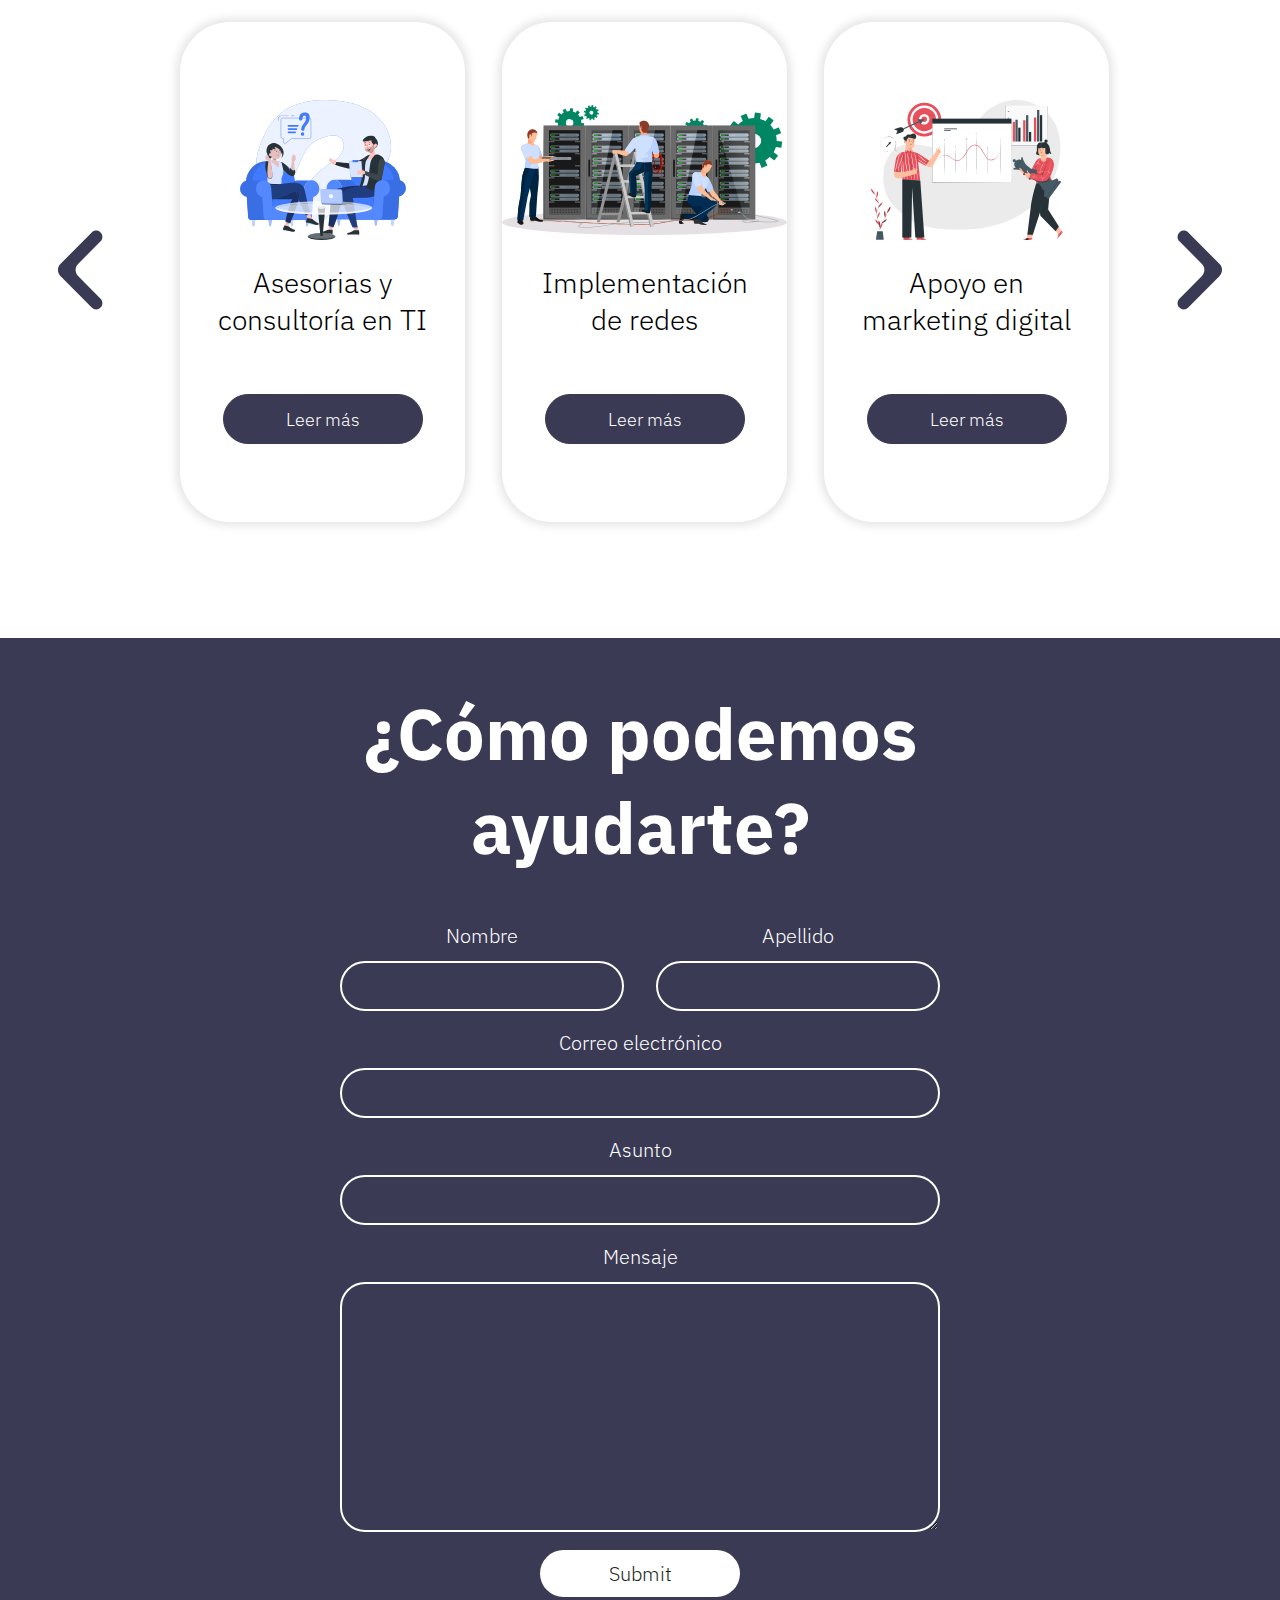
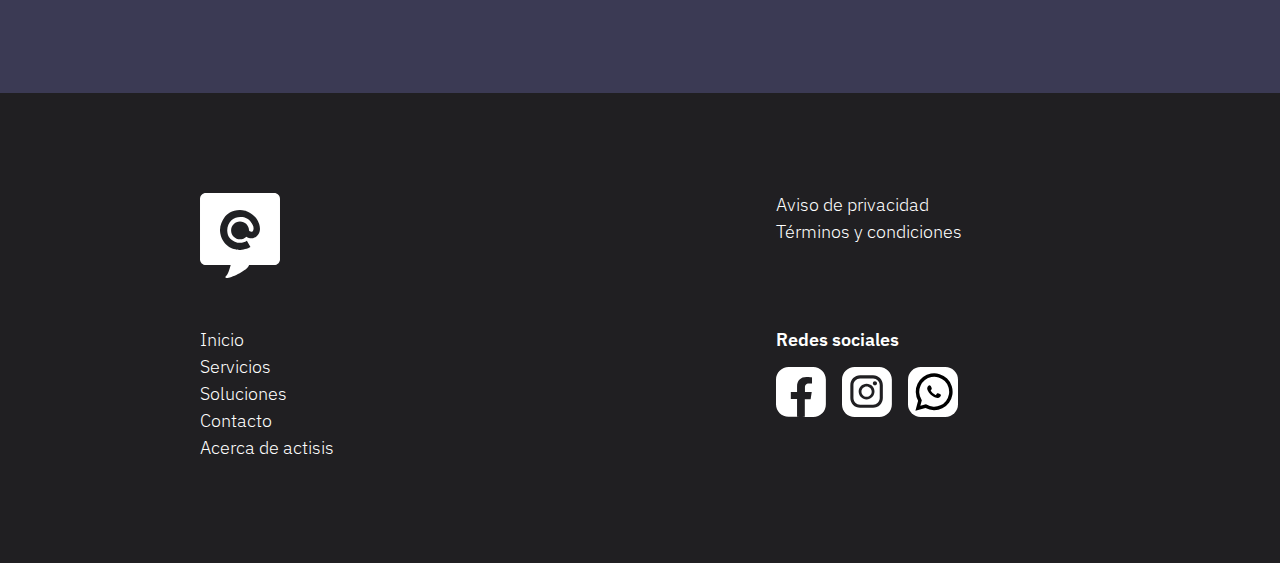
<file: servicios/desarrollos.html>
<!DOCTYPE html>
<html lang="en">
<head>
  <meta charset="UTF-8">
  <meta http-equiv="X-UA-Compatible" content="IE=edge">
  <meta name="viewport" content="width=device-width, initial-scale=1.0">
  <title>ACTISIS</title>
  <link rel="shortcut icon" href="../assets/vectores/logo.svg" />
  <meta name="author" content="Sebastián Luna Rodríguez">
  <meta name="description" content="ACTISIS desarrolla sistemas computacionales a la medida de sus necesidades y procesos de trabajo.">
  <meta name="keywords" content="asesoria,desarrollo,sistemas,computacionales,software,punto de venta,soporte tecnico,veracruz">	
  <link rel="preconnect" href="https://fonts.googleapis.com">
  <link rel="preconnect" href="https://fonts.gstatic.com" crossorigin>
  <link href="https://fonts.googleapis.com/css2?family=IBM+Plex+Sans:wght@200;300;400;500;600&display=swap" rel="stylesheet">
  <link rel="stylesheet" href="../styles/servicios-y-soluciones.css">
</head>
<body>
  <header>
    <a href="../index.html"><img src="../assets/vectores/regresar.svg" alt="botón de regresar"></a>
    <h2>ACTISIS</h2>
    <img src="../assets/vectores/logo.svg" alt="logo de ACTISIS">
  </header>
  <main>
    <div class="section-1">
      <img src="../assets/vectores/servicios/soluciones.svg" alt="desarrollo de software">
      <h1>Soluciones de TI a la medida</h1>
      <p>En ACTISIS estamos concientes de que una solución muchas veces no es lo más acorde para todas las empresas. Se debe tomar en cuenta que el sistema de información se debe acoplar a las necesidades de la empresa y no la empresa acoplarse al sistema.</p>
      <p>Si nuestro cliente ya cuenta con procesos administrativos, con procesos acordes a sus necesidades y tienen bien identificado su target de negocio, lo menos que le podemos ofrecer, es una solución tecnológica que esté acorde a sus necesidades y modelo de negocio (ese es el objetivo de la implementación de sistemas de información en las organizaciones) esto con el fin de que cuenten con herramientas tecnológicas que sea de apoyo estratégico para la toma de decisiones.</p>
      <p>En ACTISIS desarollamos sistemas computacionales para controles de venta, compra, clientes, proveedores, productos, inventarios, procesos, reportes administrativos y contables. De tal manera que seamos su proveedor de solución de negocio apoyándole con sistemas de información acorde a sus necesidades, que sean lo justo para su modelo y con el beneficio de ser adaptables a soluciones para escritorio, web, app y todo esto basados en métodos de trabajo ágil, estandarizado y adaptable a las necesidades de nuestros clientes.</p>
      <p>Dominamos técnicas ágiles para el ciclo de desarollo de software, lenguajes de programación y bases de datos de última generación para brindar a nuestos clientes calidad, innovación y tecnología de software de punta.</p>
    </div>
    <div class="section-2">
      <div class="card">
        <img class="rounded" src="../assets/imagenes/man-with-computer.jpg" alt="">
        <h2>Diseño y desarollo de sistemas</h2>
        <p>En ACTISIS contamos con amplia experiencia en el Ciclo de Vida de Desarrollo de Software así como experiencia en técnicas y paradigmas de programación innovadoras para que usted obtenga un Sistema de Información validado con las pruebas necesarias para cumplir sus procesos y con la garantía de un código de programación de calidad, eficiente y eficaz gracias a:</p>
        <ul>
          <li>Programación orientada a objetos</li>
          <li>Ajax</li>
          <li>Web services</li>
          <li>Modelo vista controlador</li>
          <li>Programación por capas</li>
          <li>Programación estructurada</li>
        </ul>
      </div>
      <div class="card">
        <img src="../assets/imagenes/java.png" alt="logo de java">
        <h2>Lenguajes de programación</h2>
        <p>La lógica computacional es nuestra principal herramienta, sabiéndola aplicar a distintos paradigmas y lenguajes de programación, es como en ACTISIS creamos nuestras soluciones informáticas y en ese aspecto, para brindar a nuestros clientes Sistemas computacionales de calidad, dominamos y desarrollamos en los lenguajes de Programación de última generación, abarcando:</p>
        <ul>
          <li>Visual Basic .Net</li>
          <li>Visual C#</li>
          <li>ASP</li>
          <li>PHP</li>
          <li>JAVA</li>
          <li>HTML Y CSS</li>
        </ul>
      </div>
      <div class="card">
        <img src="../assets/vectores/base-de-datos.svg" alt="">
        <h2>Bases de datos relacionales</h2>
        <p>Las bases de datos son el repositorio donde almacenamos una colección de información que está organizada de manera que se pueda acceder, administrar y actualizar fácilmente, y es aquí donde podemos administrar nuestra información y obtener conocimiento así como el apoyo a la toma de decisiones gracias a la información la cual ya está procesada, organizada y en tiempo real. En ACTISIS administramos y dominamos:</p>
        <ul>
          <li>MYSQL</li>
          <li>Oracle 12c</li>
          <li>SQL Server</li>
          <li>PostgreSQL</li>
          <li>SQLite</li>
        </ul>
      </div>
    </div>
    <div id="servicios" class="section-3">
      <h2>SERVICIOS</h2>
      <div class="flecha flecha-izquierda"><img src="../assets/vectores/flecha-izquierda.svg" alt="flecha izquierda"></div>
      <div class="container">
        <div class="card">
          <img src="../assets/vectores/servicios/asesoria.svg" alt="asesoría">
          <h3>Asesorias y consultoría en TI</h3>
          <a href="../servicios/asesoría.html"><button class="button solid-button">Leer más</button></a>
        </div>
        <div class="card">
          <img src="../assets/vectores/servicios/redes.svg" alt="instalación de redes">
          <h3>Implementación de redes</h3>
          <a href="../servicios/redes.html"><button class="button solid-button">Leer más</button></a>
        </div>
        <div class="card">
          <img src="../assets/vectores/servicios/marketing.svg" alt="marketing">
          <h3>Apoyo en marketing digital</h3>
          <a href="../servicios/marketing.html"><button class="button solid-button">Leer más</button></a>
        </div>
        <div class="card">
          <img src="../assets/vectores/servicios/soporte.svg" alt="reparación de computadoras">
          <h3>Soporte técnico</h3>
          <a href="../servicios/soporte.html"><button class="button solid-button">Leer más</button></a>
        </div>
        <div class="card">
          <img src="../assets/vectores/servicios/auditoria.svg" alt="evaluación">
          <h3>Auditoría en TI</h3>
          <a href="../servicios/auditoría.html"><button class="button solid-button">Leer más</button></a>
        </div>
        <div class="card">
          <img src="../assets/vectores/servicios/venta.svg" alt="ensamblaje de computadora">
          <h3>Venta en equipo de cómputo</h3>
          <a href="../servicios/equipo-de-cómputo.html"><button class="button solid-button">Leer más</button></a>
        </div>
      </div>
      <div class="flecha flecha-derecha"><img src="../assets/vectores/flecha-derecha.svg" alt="flecha derecha"></div>
    </div>
    <div class="section-6">
      <h2>¿Cómo podemos<br>ayudarte?</h2>
      <form action="">
        <div class="name-form">
          <div>
            <label for="name">Nombre</label>
            <div class="input">
              <input type="text" name="name" id="name" required>
            </div>
          </div>
          <div>
            <label for="lastname">Apellido</label>
            <div class="input">
              <input type="text" name="lastname" id="lastname" required>
            </div>
          </div>
        </div>
        <label for="email">Correo electrónico</label>
        <div class="input">
          <input type="email" name="email" id="email" required>
        </div>
        <label for="subject">Asunto</label>
        <div class="input">
          <input type="text" name="subject" id="subject" required>
        </div>
        <label for="message">Mensaje</label>
        <div class="input">
          <textarea name="message" id="message" cols="30" rows="10" required ></textarea>
        </div>
        <input class="button solid-button" type="submit">
      </form>
    </div>
  </main>
  <footer>
    <img src="../assets/vectores/logo-invertido.svg" alt="logo actisis">
    <ul>
      <li><a href="#inicio">Inicio</a></li>
      <li><a href="#servicios">Servicios</a></li>
      <li><a href="#soluciones">Soluciones</a></li>
      <li><a href="#contacto">Contacto</a></li>
      <li><a href="#">Acerca de actisis</a></li>
    </ul>
    <ul>
      <li><a href="#">Aviso de privacidad</a></li>
      <li><a href="#">Términos y condiciones</a></li>
    </ul>
    <div class="redes-sociales">
      <p>Redes sociales</p>
      <div>
        <a href="#"><img src="../assets/vectores/icono-facebook.svg" alt="facebook"></a>
        <a href="#"><img src="../assets/vectores/icono-instagram.svg" alt="instagram"></a>
        <a href="#"><img src="../assets/vectores/icono-whatsapp.svg" alt="whatsapp"></a>
      </div>
    </div>
  </footer>
  <script src="../js/carrusel-servicios.js"></script>
</body>
</html>
</file>
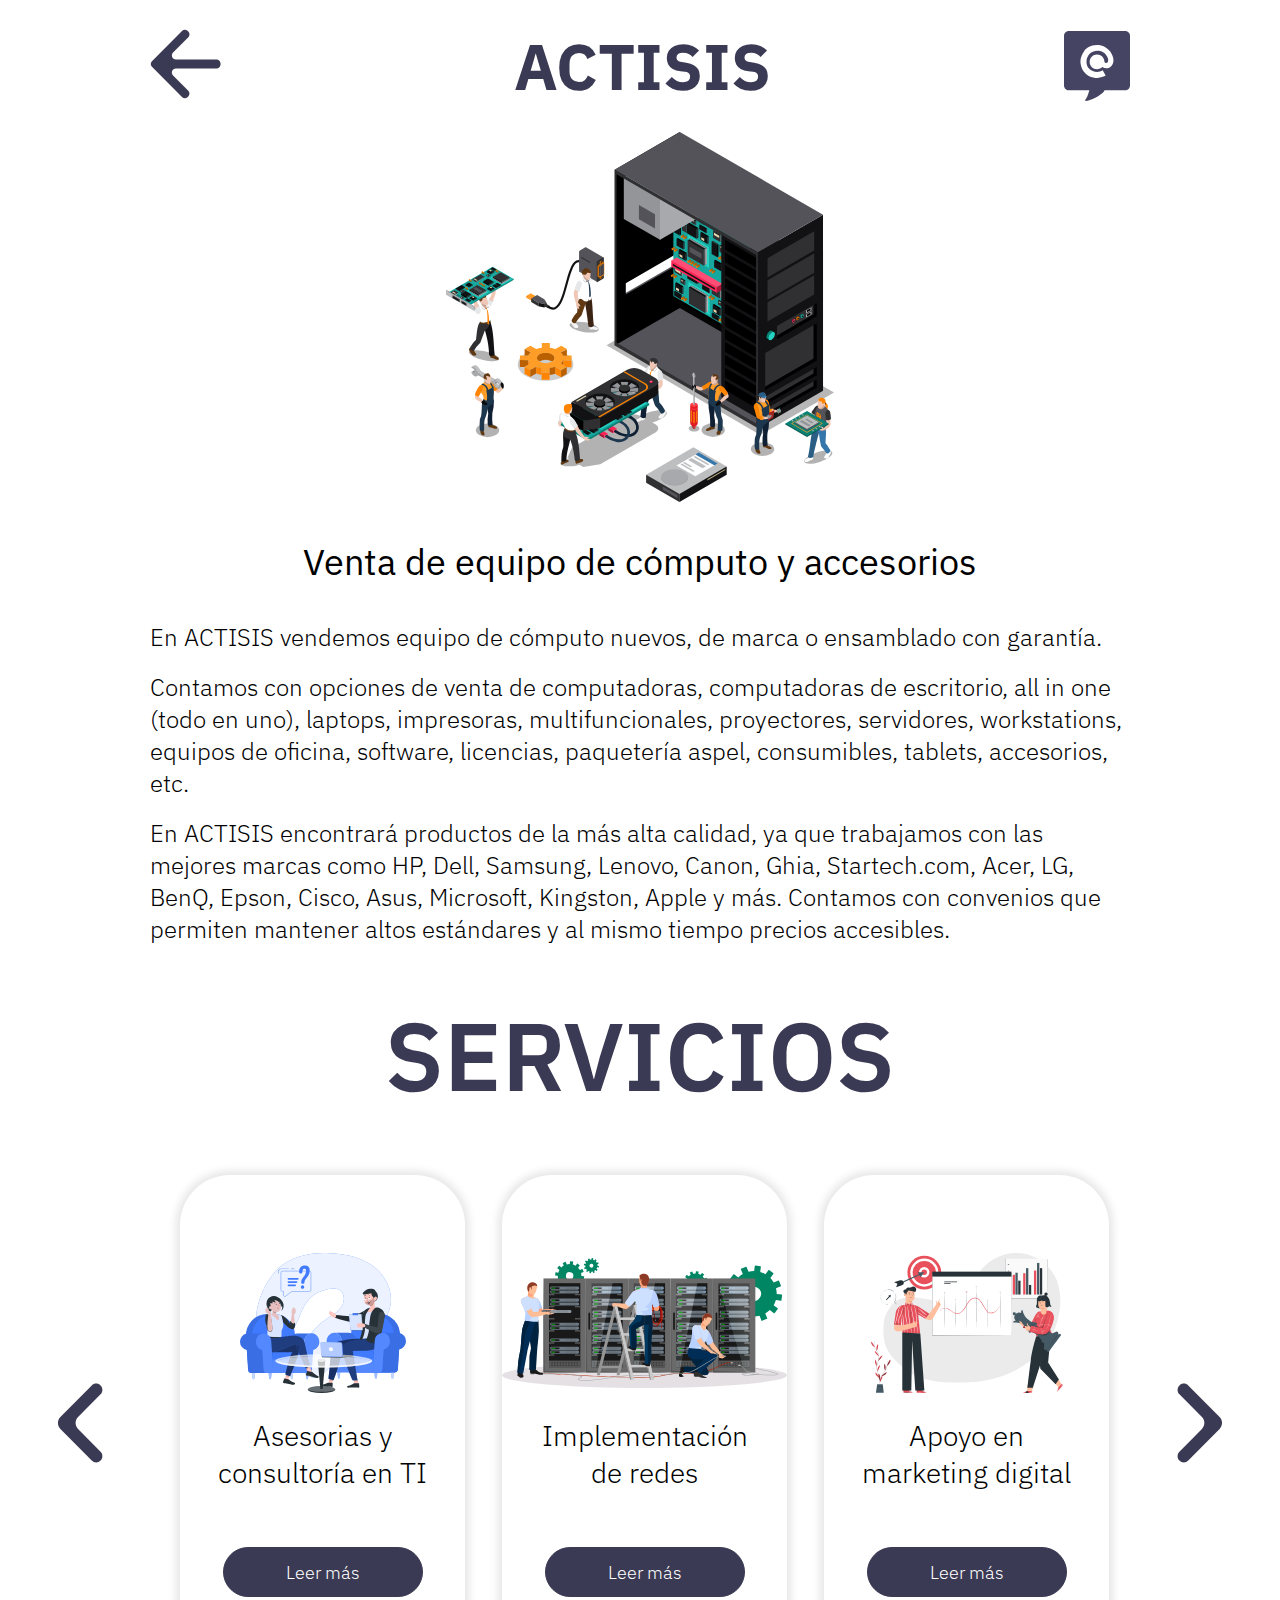
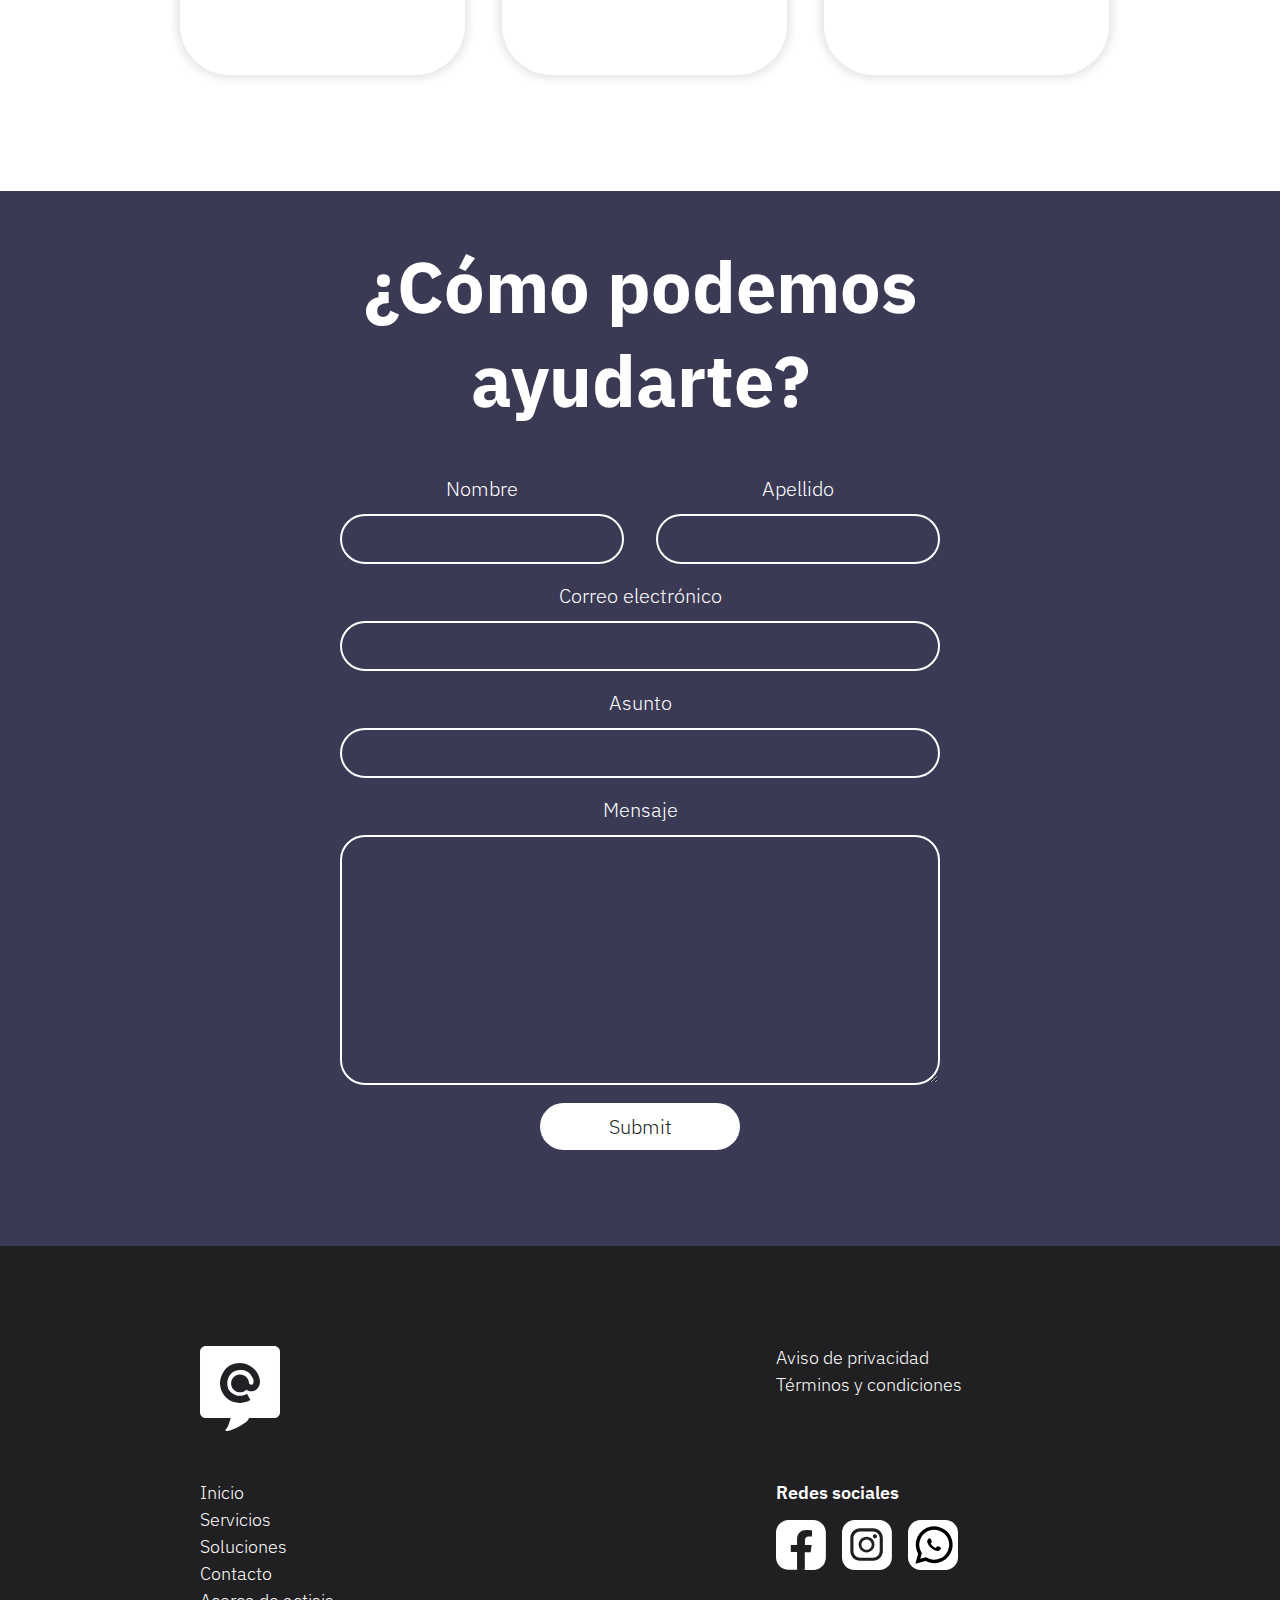
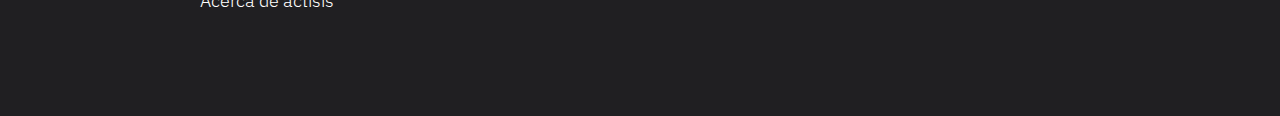
<file: servicios/equipo-de-cómputo.html>
<!DOCTYPE html>
<html lang="en">
<head>
  <meta charset="UTF-8">
  <meta http-equiv="X-UA-Compatible" content="IE=edge">
  <meta name="viewport" content="width=device-width, initial-scale=1.0">
  <title>ACTISIS</title>
  <link rel="shortcut icon" href="../assets/vectores/logo.svg" />
  <meta name="author" content="Sebastián Luna Rodríguez">
  <meta name="description" content="Vendemos equipo de cómputo y accesorios de todas las marcas en Veracruz.">
  <meta name="keywords" content="asesoria,desarrollo,sistemas,computacionales,software,punto de venta,soporte tecnico,veracruz">	
  <link rel="preconnect" href="https://fonts.googleapis.com">
  <link rel="preconnect" href="https://fonts.gstatic.com" crossorigin>
  <link href="https://fonts.googleapis.com/css2?family=IBM+Plex+Sans:wght@200;300;400;500;600&display=swap" rel="stylesheet">
  <link rel="stylesheet" href="../styles/servicios-y-soluciones.css">
</head>
<body>
  <header>
    <a href="../index.html"><img src="../assets/vectores/regresar.svg" alt="botón de regresar"></a>
    <h2>ACTISIS</h2>
    <img src="../assets/vectores/logo.svg" alt="logo de ACTISIS">
  </header>
  <main>
    <div class="section-1">
      <img src="../assets/vectores/servicios/venta.svg" alt="ensamblaje de computadora">
      <h1>Venta de equipo de cómputo y accesorios</h1>
      <p>En ACTISIS vendemos equipo de cómputo nuevos, de marca o ensamblado con garantía.</p>
      <p>Contamos con opciones de venta de computadoras, computadoras de escritorio, all in one (todo en uno), laptops, impresoras, multifuncionales, proyectores, servidores, workstations, equipos de oficina, software, licencias, paquetería aspel, consumibles, tablets, accesorios, etc.</p>
      <p>En ACTISIS encontrará productos de la más alta calidad, ya que trabajamos con las mejores marcas como HP, Dell, Samsung, Lenovo, Canon, Ghia, Startech.com, Acer, LG, BenQ, Epson, Cisco, Asus, Microsoft, Kingston, Apple y más. Contamos con convenios que permiten mantener altos estándares y al mismo tiempo precios accesibles.</p>
    </div>
    <div id="servicios" class="section-3">
      <h2>SERVICIOS</h2>
      <div class="flecha flecha-izquierda"><img src="../assets/vectores/flecha-izquierda.svg" alt="flecha izquierda"></div>
      <div class="container">
        <div class="card">
          <img src="../assets/vectores/servicios/asesoria.svg" alt="asesoría">
          <h3>Asesorias y consultoría en TI</h3>
          <a href="../servicios/asesoría.html"><button class="button solid-button">Leer más</button></a>
        </div>
        <div class="card">
          <img src="../assets/vectores/servicios/redes.svg" alt="instalación de redes">
          <h3>Implementación de redes</h3>
          <a href="../servicios/redes.html"><button class="button solid-button">Leer más</button></a>
        </div>
        <div class="card">
          <img src="../assets/vectores/servicios/marketing.svg" alt="marketing">
          <h3>Apoyo en marketing digital</h3>
          <a href="../servicios/marketing.html"><button class="button solid-button">Leer más</button></a>
        </div>
        <div class="card">
          <img src="../assets/vectores/servicios/soluciones.svg" alt="desarrollo de software">
          <h3>Soluciones de TI a la medida</h3>
          <a href="../servicios/desarrollos.html"><button class="button solid-button">Leer más</button></a>
        </div>
        <div class="card">
          <img src="../assets/vectores/servicios/soporte.svg" alt="reparación de computadoras">
          <h3>Soporte técnico</h3>
          <a href="../servicios/soporte.html"><button class="button solid-button">Leer más</button></a>
        </div>
        <div class="card">
          <img src="../assets/vectores/servicios/auditoria.svg" alt="evaluación">
          <h3>Auditoría en TI</h3>
          <a href="../servicios/auditoría.html"><button class="button solid-button">Leer más</button></a>
        </div>
      </div>
      <div class="flecha flecha-derecha"><img src="../assets/vectores/flecha-derecha.svg" alt="flecha derecha"></div>
    </div>
    <div class="section-6">
      <h2>¿Cómo podemos<br>ayudarte?</h2>
      <form action="">
        <div class="name-form">
          <div>
            <label for="name">Nombre</label>
            <div class="input">
              <input type="text" name="name" id="name" required>
            </div>
          </div>
          <div>
            <label for="lastname">Apellido</label>
            <div class="input">
              <input type="text" name="lastname" id="lastname" required>
            </div>
          </div>
        </div>
        <label for="email">Correo electrónico</label>
        <div class="input">
          <input type="email" name="email" id="email" required>
        </div>
        <label for="subject">Asunto</label>
        <div class="input">
          <input type="text" name="subject" id="subject" required>
        </div>
        <label for="message">Mensaje</label>
        <div class="input">
          <textarea name="message" id="message" cols="30" rows="10" required ></textarea>
        </div>
        <input class="button solid-button" type="submit">
      </form>
    </div>
  </main>
  <footer>
    <img src="../assets/vectores/logo-invertido.svg" alt="logo actisis">
    <ul>
      <li><a href="#inicio">Inicio</a></li>
      <li><a href="#servicios">Servicios</a></li>
      <li><a href="#soluciones">Soluciones</a></li>
      <li><a href="#contacto">Contacto</a></li>
      <li><a href="#">Acerca de actisis</a></li>
    </ul>
    <ul>
      <li><a href="#">Aviso de privacidad</a></li>
      <li><a href="#">Términos y condiciones</a></li>
    </ul>
    <div class="redes-sociales">
      <p>Redes sociales</p>
      <div>
        <a href="#"><img src="../assets/vectores/icono-facebook.svg" alt="facebook"></a>
        <a href="#"><img src="../assets/vectores/icono-instagram.svg" alt="instagram"></a>
        <a href="#"><img src="../assets/vectores/icono-whatsapp.svg" alt="whatsapp"></a>
      </div>
    </div>
  </footer>
  <script src="../js/carrusel-servicios.js"></script>
</body>
</html>
</file>
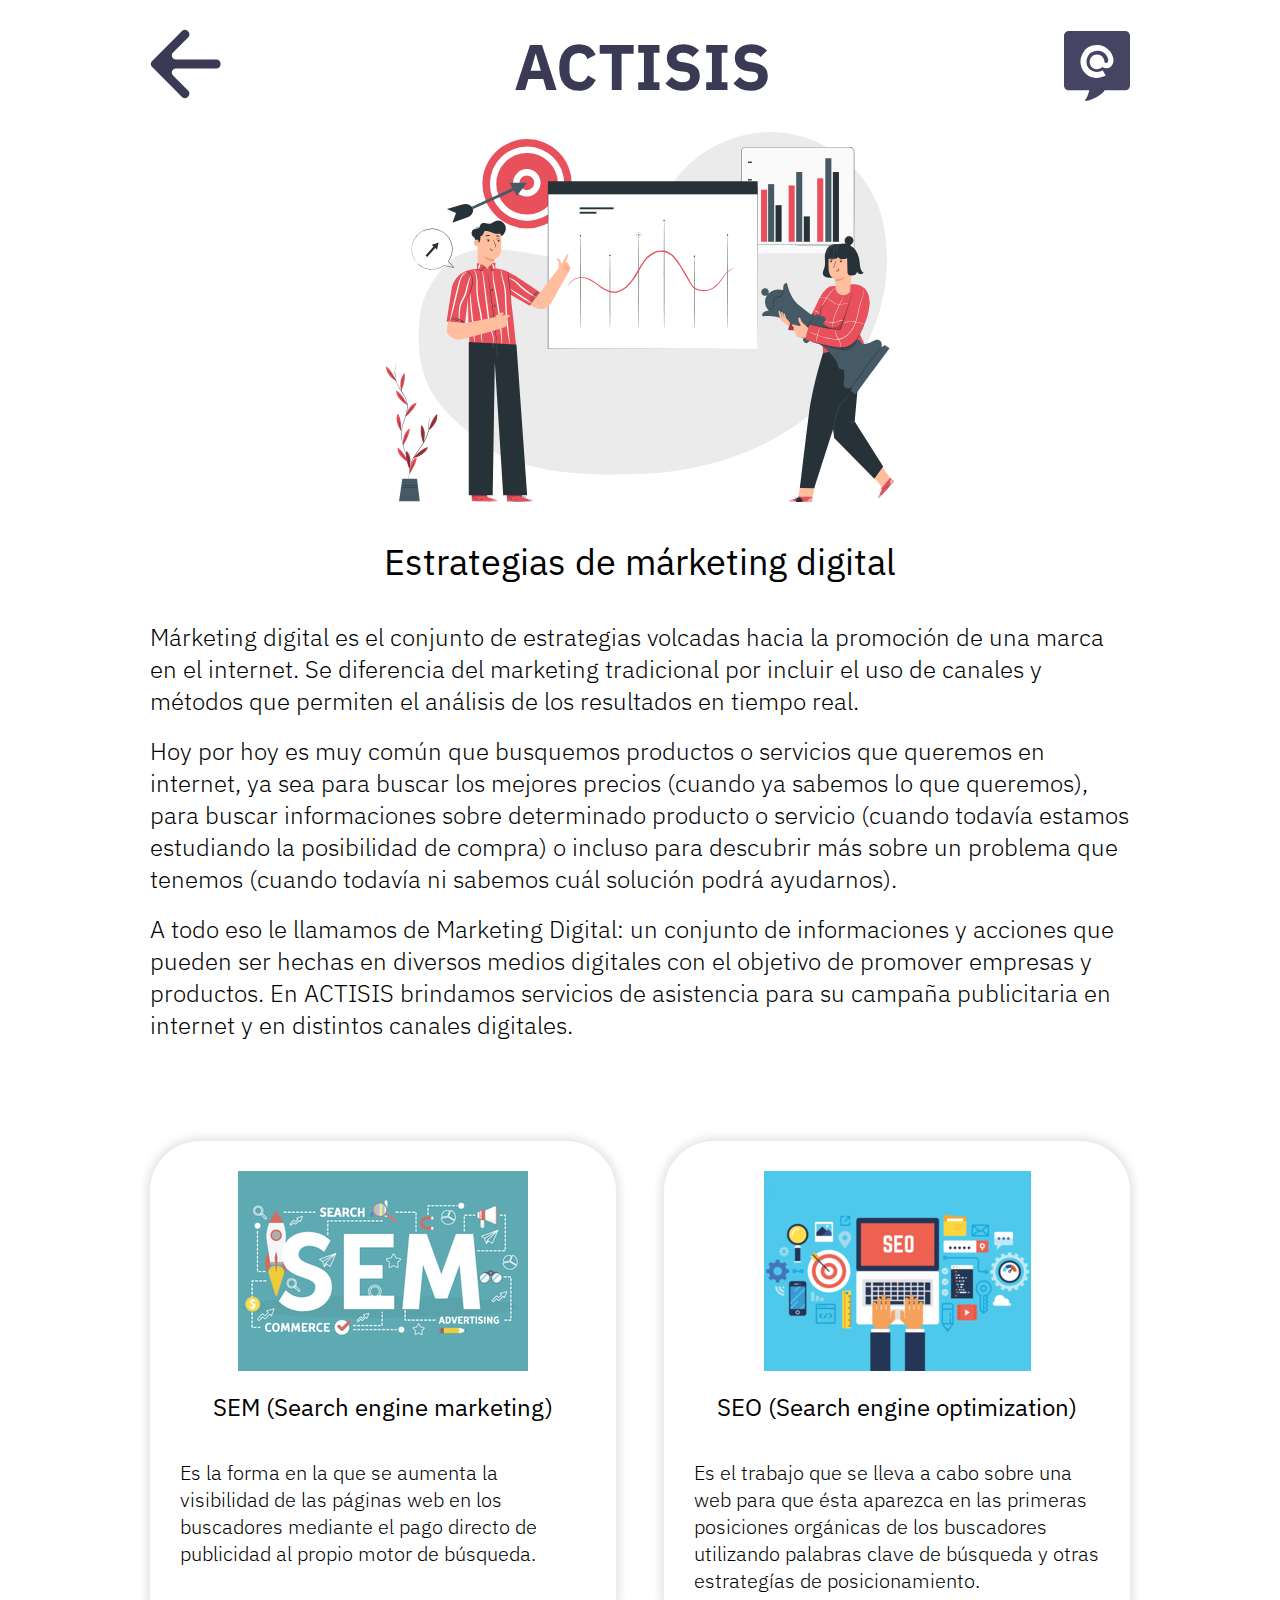
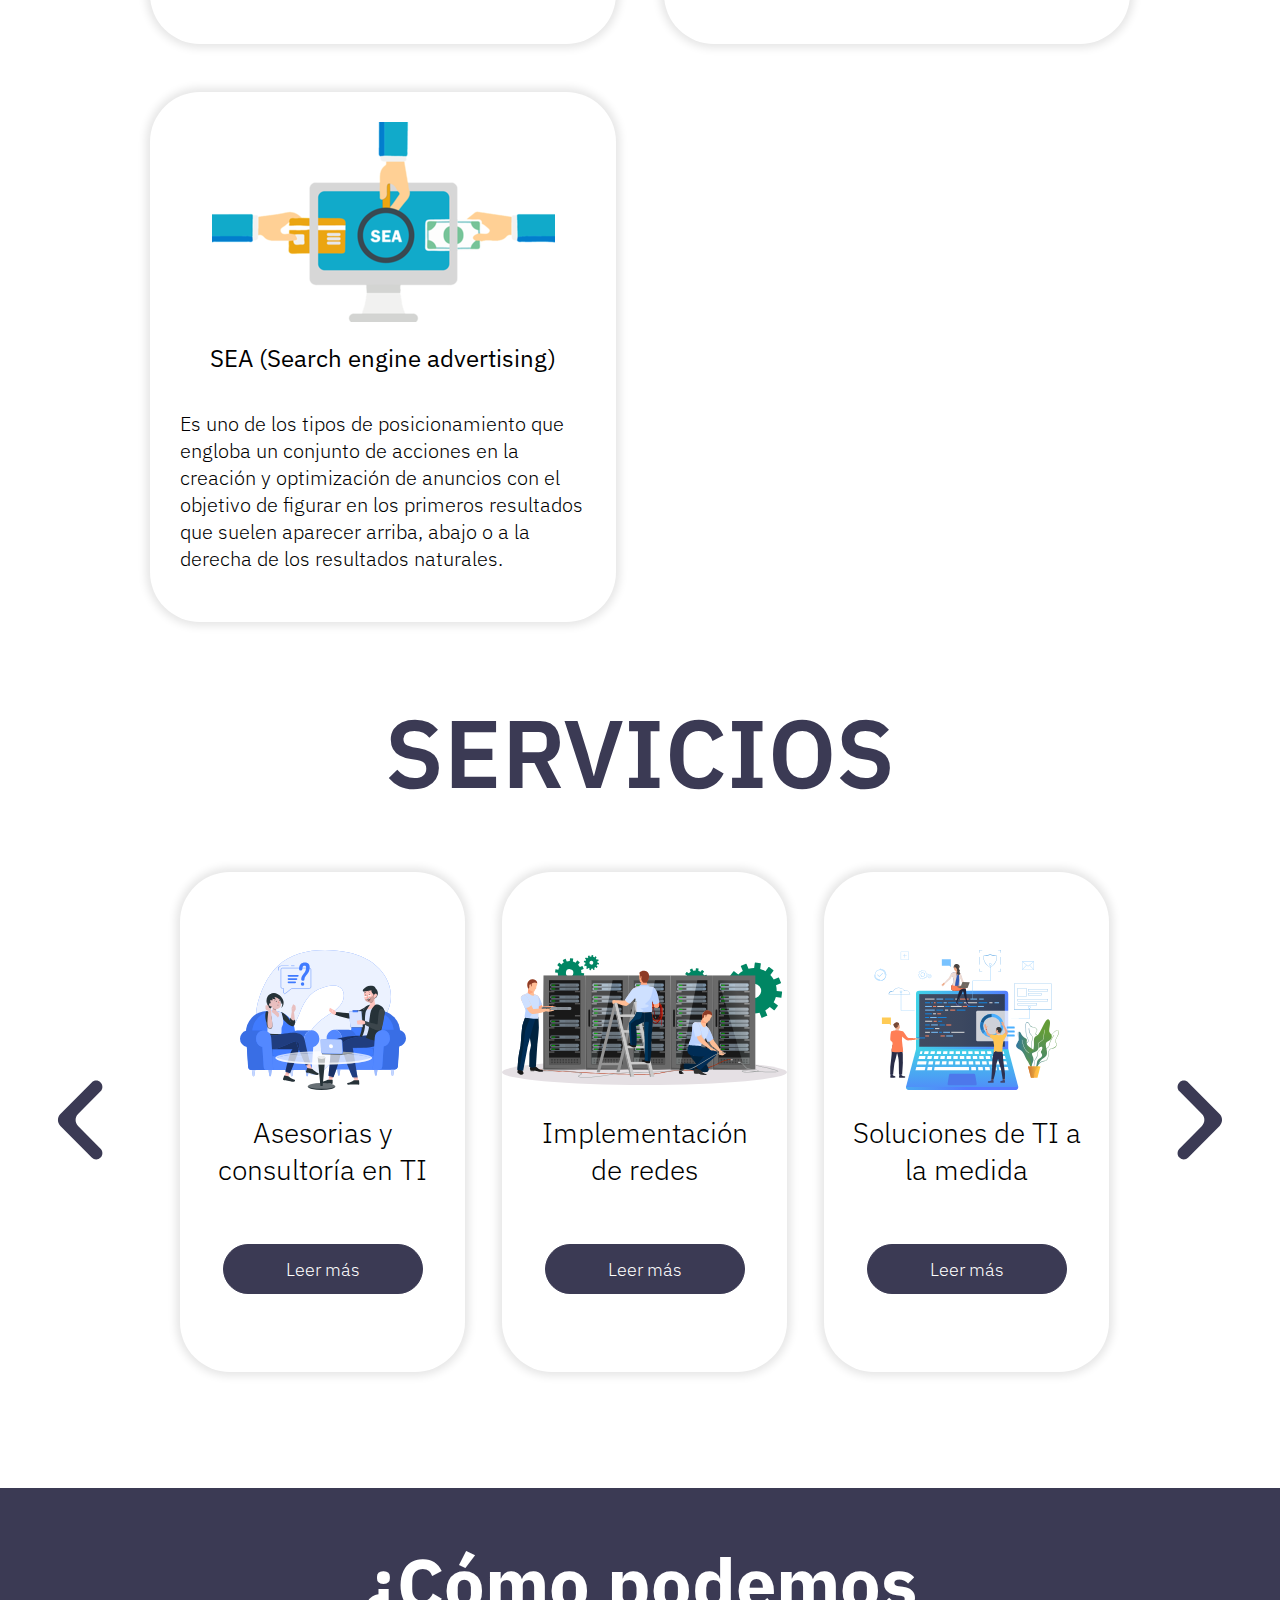
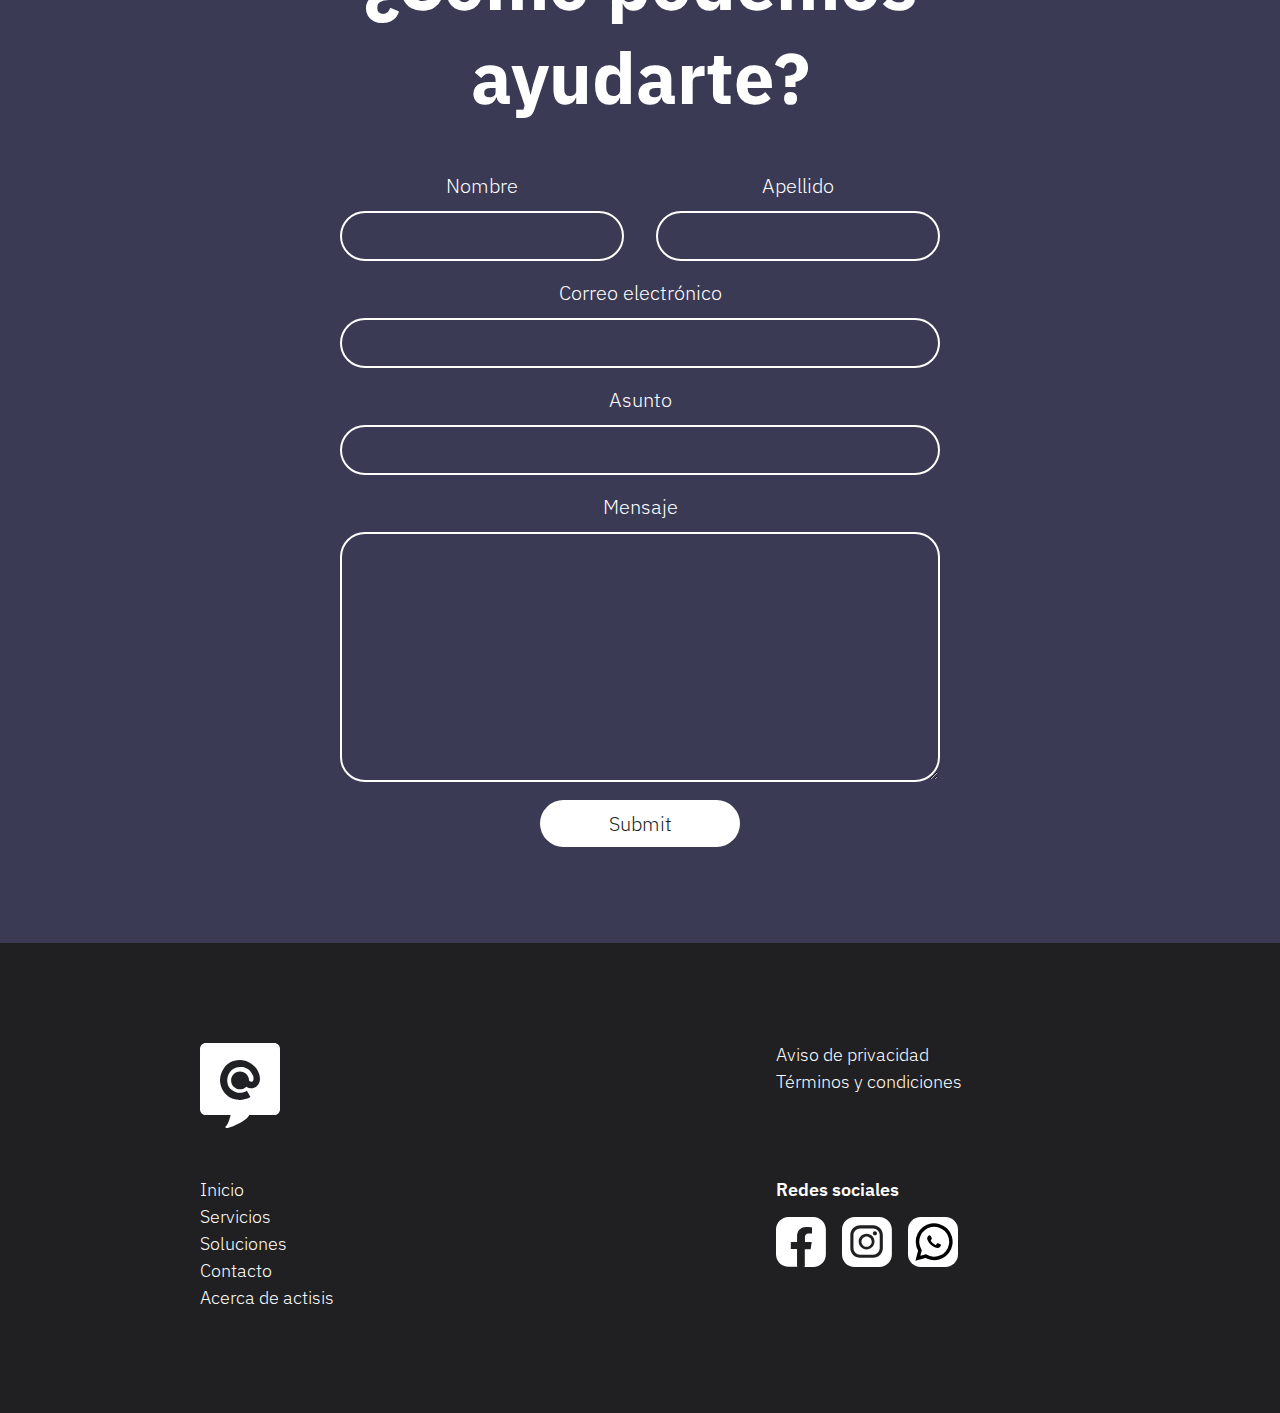
<file: servicios/marketing.html>
<!DOCTYPE html>
<html lang="en">
<head>
  <meta charset="UTF-8">
  <meta http-equiv="X-UA-Compatible" content="IE=edge">
  <meta name="viewport" content="width=device-width, initial-scale=1.0">
  <title>ACTISIS</title>
  <link rel="shortcut icon" href="../assets/vectores/logo.svg" />
  <meta name="author" content="Sebastián Luna Rodríguez">
  <meta name="description" content="ACTISIS le brinda el apoyo para su estrategía de Marketing digital.">
  <meta name="keywords" content="asesoria,desarrollo,sistemas,computacionales,software,punto de venta,soporte tecnico,veracruz">	
  <link rel="preconnect" href="https://fonts.googleapis.com">
  <link rel="preconnect" href="https://fonts.gstatic.com" crossorigin>
  <link href="https://fonts.googleapis.com/css2?family=IBM+Plex+Sans:wght@200;300;400;500;600&display=swap" rel="stylesheet">
  <link rel="stylesheet" href="../styles/servicios-y-soluciones.css">
</head>
<body>
  <header>
    <a href="../index.html"><img src="../assets/vectores/regresar.svg" alt="botón de regresar"></a>
    <h2>ACTISIS</h2>
    <img src="../assets/vectores/logo.svg" alt="logo de ACTISIS">
  </header>
  <main>
    <div class="section-1">
      <img src="../assets/vectores/servicios/marketing.svg" alt="marketing">
      <h1>Estrategias de márketing digital</h1>
      <p>Márketing digital es el conjunto de estrategias volcadas hacia la promoción de una marca en el internet. Se diferencia del marketing tradicional por incluir el uso de canales y métodos que permiten el análisis de los resultados en tiempo real.</p>
      <p>Hoy por hoy es muy común que busquemos productos o servicios que queremos en internet, ya sea para buscar los mejores precios (cuando ya sabemos lo que queremos), para buscar informaciones sobre determinado producto o servicio (cuando todavía estamos estudiando la posibilidad de compra) o incluso para descubrir más sobre un problema que tenemos (cuando todavía ni sabemos cuál solución podrá ayudarnos).</p>
      <p>A todo eso le llamamos de Marketing Digital: un conjunto de informaciones y acciones que pueden ser hechas en diversos medios digitales con el objetivo de promover empresas y productos. En ACTISIS brindamos servicios de asistencia para su campaña publicitaria en internet y en distintos canales digitales.</p>
    </div>
    <div class="section-2">
      <div class="card">
        <img src="../assets/imagenes/sem.png" alt="sem">
        <h2>SEM (Search engine marketing)</h2>
        <p>Es la forma en la que se aumenta la visibilidad de las páginas web en los buscadores mediante el pago directo de publicidad al propio motor de búsqueda.</p>
      </div>
      <div class="card">
        <img src="../assets/imagenes/seo.png" alt="seo">
        <h2>SEO (Search engine optimization)</h2>
        <p>Es el trabajo que se lleva a cabo sobre una web para que ésta aparezca en las primeras posiciones orgánicas de los buscadores utilizando palabras clave de búsqueda y otras estrategías de posicionamiento.</p>
      </div>
      <div class="card">
        <img src="../assets/imagenes/sea.png" alt="sea">
        <h2>SEA (Search engine advertising)</h2>
        <p>Es uno de los tipos de posicionamiento que engloba un conjunto de acciones en la creación y optimización de anuncios con el objetivo de figurar en los primeros resultados que suelen aparecer arriba, abajo o a la derecha de los resultados naturales.</p>
      </div>
    </div>
    <div id="servicios" class="section-3">
      <h2>SERVICIOS</h2>
      <div class="flecha flecha-izquierda"><img src="../assets/vectores/flecha-izquierda.svg" alt="flecha izquierda"></div>
      <div class="container">
        <div class="card">
          <img src="../assets/vectores/servicios/asesoria.svg" alt="asesoría">
          <h3>Asesorias y consultoría en TI</h3>
          <a href="../servicios/asesoría.html"><button class="button solid-button">Leer más</button></a>
        </div>
        <div class="card">
          <img src="../assets/vectores/servicios/redes.svg" alt="instalación de redes">
          <h3>Implementación de redes</h3>
          <a href="../servicios/redes.html"><button class="button solid-button">Leer más</button></a>
        </div>
        <div class="card">
          <img src="../assets/vectores/servicios/soluciones.svg" alt="desarrollo de software">
          <h3>Soluciones de TI a la medida</h3>
          <a href="../servicios/desarrollos.html"><button class="button solid-button">Leer más</button></a>
        </div>
        <div class="card">
          <img src="../assets/vectores/servicios/soporte.svg" alt="reparación de computadoras">
          <h3>Soporte técnico</h3>
          <a href="../servicios/soporte.html"><button class="button solid-button">Leer más</button></a>
        </div>
        <div class="card">
          <img src="../assets/vectores/servicios/auditoria.svg" alt="evaluación">
          <h3>Auditoría en TI</h3>
          <a href="../servicios/auditoría.html"><button class="button solid-button">Leer más</button></a>
        </div>
        <div class="card">
          <img src="../assets/vectores/servicios/venta.svg" alt="ensamblaje de computadora">
          <h3>Venta en equipo de cómputo</h3>
          <a href="../servicios/equipo-de-cómputo.html"><button class="button solid-button">Leer más</button></a>
        </div>
      </div>
      <div class="flecha flecha-derecha"><img src="../assets/vectores/flecha-derecha.svg" alt="flecha derecha"></div>
    </div>
    <div class="section-6">
      <h2>¿Cómo podemos<br>ayudarte?</h2>
      <form action="">
        <div class="name-form">
          <div>
            <label for="name">Nombre</label>
            <div class="input">
              <input type="text" name="name" id="name" required>
            </div>
          </div>
          <div>
            <label for="lastname">Apellido</label>
            <div class="input">
              <input type="text" name="lastname" id="lastname" required>
            </div>
          </div>
        </div>
        <label for="email">Correo electrónico</label>
        <div class="input">
          <input type="email" name="email" id="email" required>
        </div>
        <label for="subject">Asunto</label>
        <div class="input">
          <input type="text" name="subject" id="subject" required>
        </div>
        <label for="message">Mensaje</label>
        <div class="input">
          <textarea name="message" id="message" cols="30" rows="10" required ></textarea>
        </div>
        <input class="button solid-button" type="submit">
      </form>
    </div>
  </main>
  <footer>
    <img src="../assets/vectores/logo-invertido.svg" alt="logo actisis">
    <ul>
      <li><a href="#inicio">Inicio</a></li>
      <li><a href="#servicios">Servicios</a></li>
      <li><a href="#soluciones">Soluciones</a></li>
      <li><a href="#contacto">Contacto</a></li>
      <li><a href="#">Acerca de actisis</a></li>
    </ul>
    <ul>
      <li><a href="#">Aviso de privacidad</a></li>
      <li><a href="#">Términos y condiciones</a></li>
    </ul>
    <div class="redes-sociales">
      <p>Redes sociales</p>
      <div>
        <a href="#"><img src="../assets/vectores/icono-facebook.svg" alt="facebook"></a>
        <a href="#"><img src="../assets/vectores/icono-instagram.svg" alt="instagram"></a>
        <a href="#"><img src="../assets/vectores/icono-whatsapp.svg" alt="whatsapp"></a>
      </div>
    </div>
  </footer>
  <script src="../js/carrusel-servicios.js"></script>
</body>
</html>
</file>
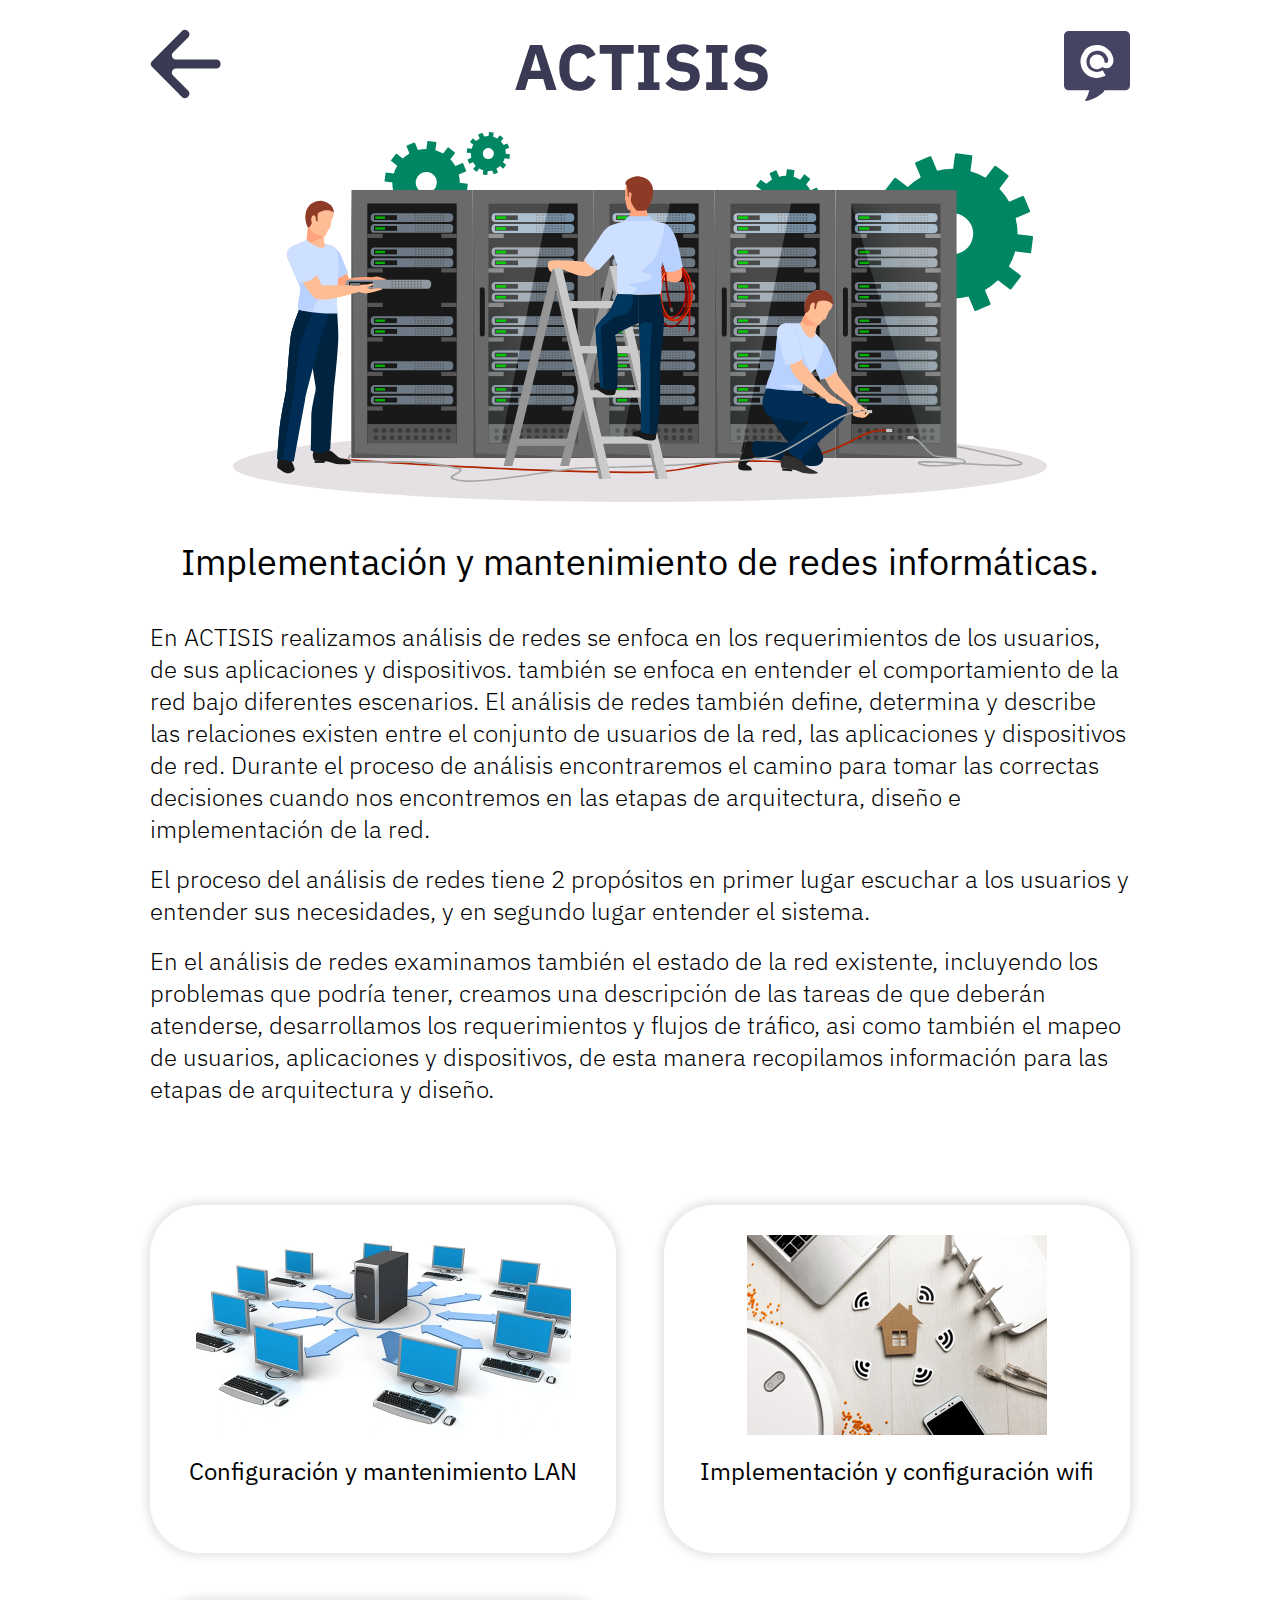
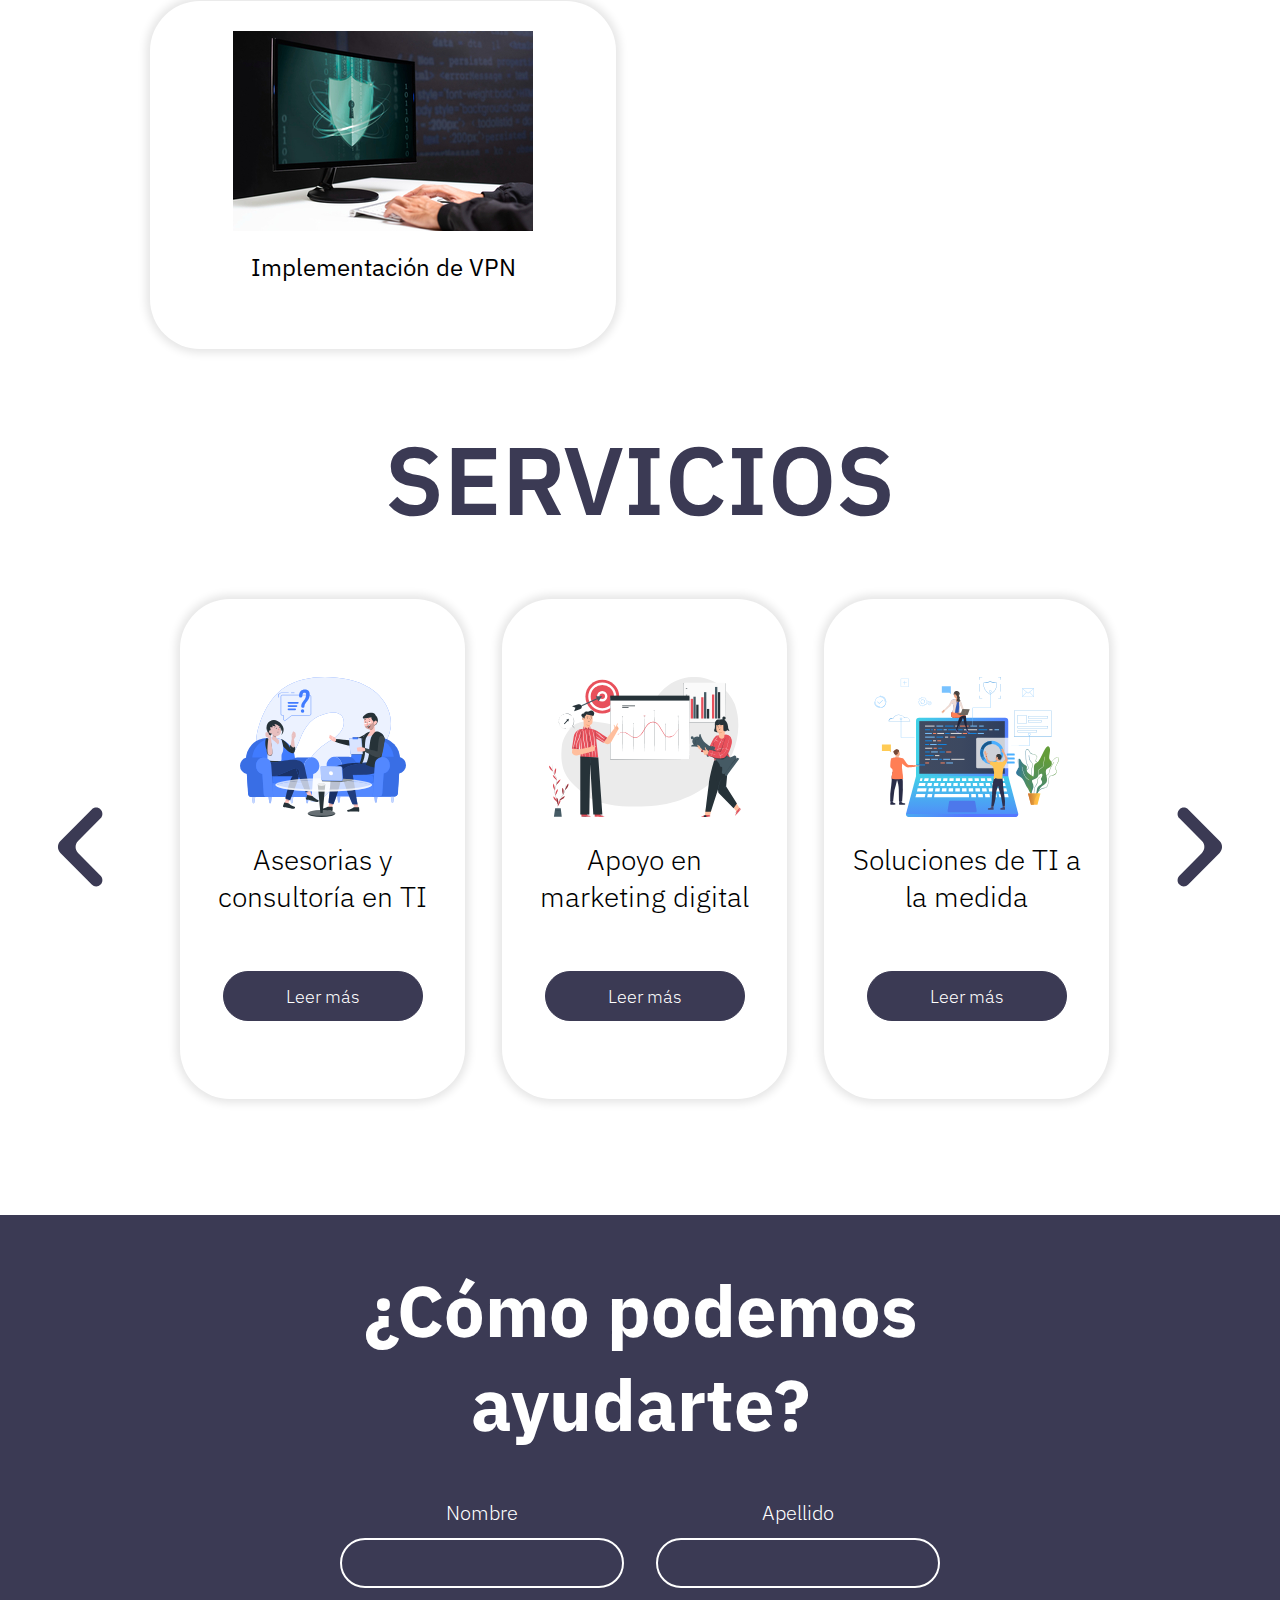
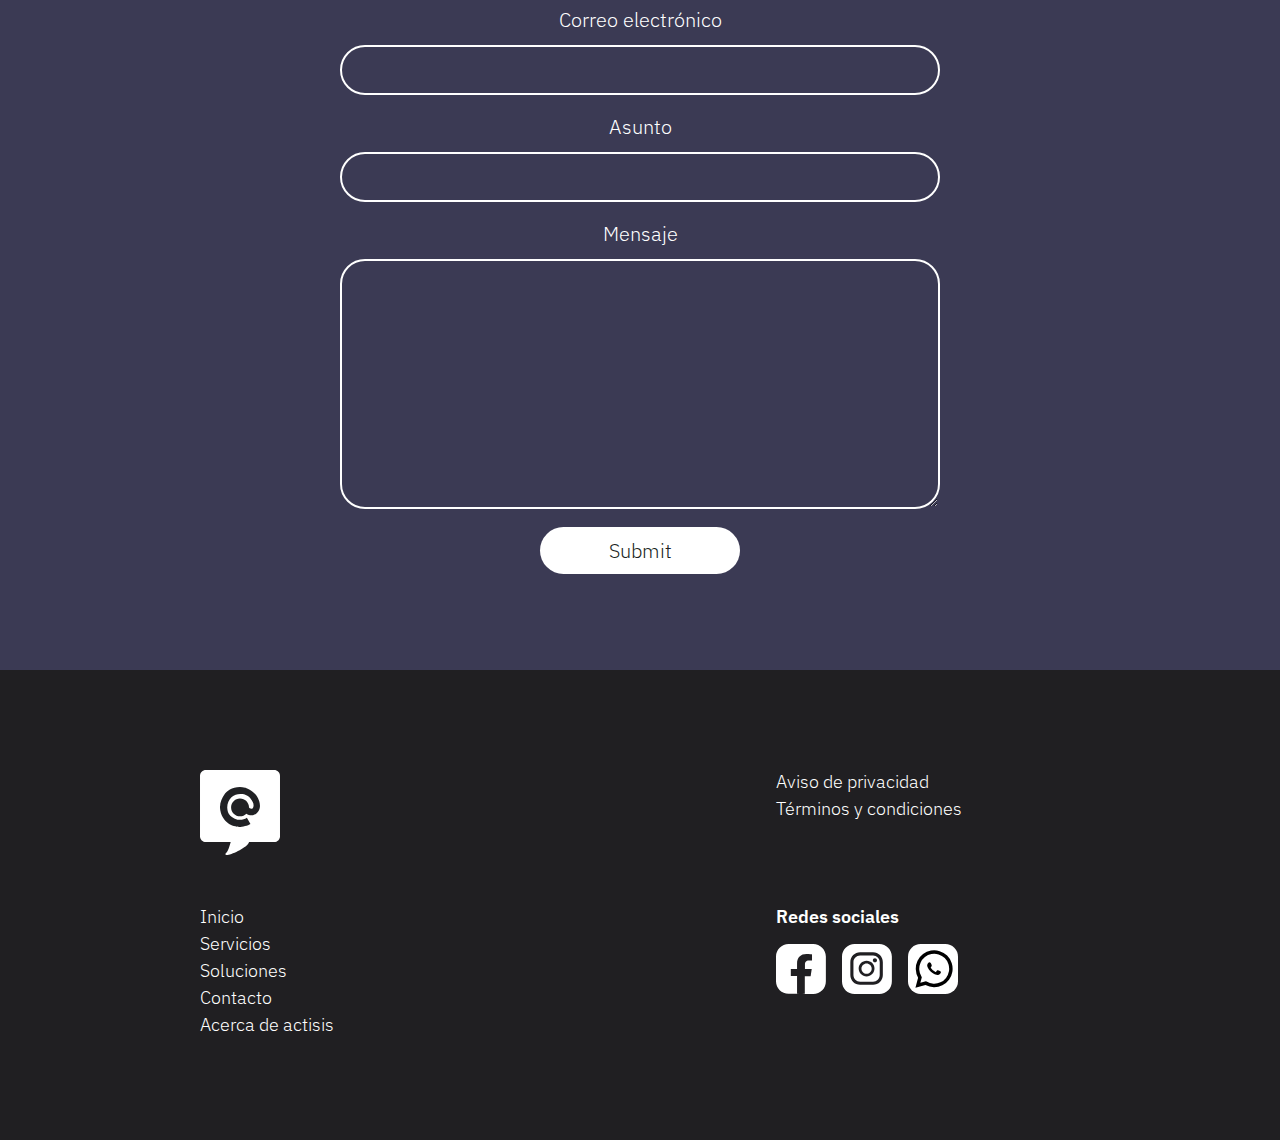
<file: servicios/redes.html>
<!DOCTYPE html>
<html lang="en">
<head>
  <meta charset="UTF-8">
  <meta http-equiv="X-UA-Compatible" content="IE=edge">
  <meta name="viewport" content="width=device-width, initial-scale=1.0">
  <title>ACTISIS</title>
  <link rel="shortcut icon" href="../assets/vectores/logo.svg" />
  <meta name="author" content="Sebastián Luna Rodríguez">
  <meta name="description" content="ACTISIS desarrolla sistemas computacionales a la medida de sus necesidades y procesos de trabajo.">
  <meta name="keywords" content="asesoria,desarrollo,sistemas,computacionales,software,punto de venta,soporte tecnico,veracruz">	
  <link rel="preconnect" href="https://fonts.googleapis.com">
  <link rel="preconnect" href="https://fonts.gstatic.com" crossorigin>
  <link href="https://fonts.googleapis.com/css2?family=IBM+Plex+Sans:wght@200;300;400;500;600&display=swap" rel="stylesheet">
  <link rel="stylesheet" href="../styles/servicios-y-soluciones.css">
</head>
<body>
  <header>
    <a href="../index.html"><img src="../assets/vectores/regresar.svg" alt="botón de regresar"></a>
    <h2>ACTISIS</h2>
    <img src="../assets/vectores/logo.svg" alt="logo de ACTISIS">
  </header>
  <main>
    <div class="section-1">
      <img src="../assets/vectores/servicios/redes.svg" alt="instalación de redes">
      <h1>Implementación y mantenimiento de redes informáticas.  </h1>
      <p>En ACTISIS realizamos análisis de redes se enfoca en los requerimientos de los usuarios, de sus aplicaciones y dispositivos. también se enfoca en entender el comportamiento de la red bajo diferentes escenarios. El análisis de redes también define, determina y describe las relaciones existen entre el conjunto de usuarios de la red, las aplicaciones y dispositivos de red. Durante el proceso de análisis encontraremos el camino para tomar las correctas decisiones cuando nos encontremos en las etapas de arquitectura, diseño e implementación de la red.</p>
      <p>El proceso del análisis de redes tiene 2 propósitos en primer lugar escuchar a los usuarios y entender sus necesidades, y en segundo lugar entender el sistema.</p>
      <p>En el análisis de redes examinamos también el estado de la red existente, incluyendo los problemas que podría tener, creamos una descripción de las tareas de que deberán atenderse, desarrollamos los requerimientos y flujos de tráfico, asi como también el mapeo de usuarios, aplicaciones y dispositivos, de esta manera recopilamos información para las etapas de arquitectura y diseño.</p>
    </div>
    <div class="section-2">
      <div class="card">
        <img src="../assets/imagenes/lan.webp" alt="">
        <h2>Configuración y mantenimiento LAN</h2>
      </div>
      <div class="card">
        <img src="../assets/imagenes/wifi.jpg" alt="logo de java">
        <h2>Implementación y configuración wifi</h2>
      </div>
      <div class="card">
        <img src="../assets/imagenes/vpn.jpg" alt="">
        <h2>Implementación de VPN</h2>
      </div>
    </div>
    <div id="servicios" class="section-3">
      <h2>SERVICIOS</h2>
      <div class="flecha flecha-izquierda"><img src="../assets/vectores/flecha-izquierda.svg" alt="flecha izquierda"></div>
      <div class="container">
        <div class="card">
          <img src="../assets/vectores/servicios/asesoria.svg" alt="asesoría">
          <h3>Asesorias y consultoría en TI</h3>
          <a href="../servicios/asesoría.html"><button class="button solid-button">Leer más</button></a>
        </div>
        <div class="card">
          <img src="../assets/vectores/servicios/marketing.svg" alt="marketing">
          <h3>Apoyo en marketing digital</h3>
          <a href="../servicios/marketing.html"><button class="button solid-button">Leer más</button></a>
        </div>
        <div class="card">
          <img src="../assets/vectores/servicios/soluciones.svg" alt="desarrollo de software">
          <h3>Soluciones de TI a la medida</h3>
          <a href="../servicios/desarrollos.html"><button class="button solid-button">Leer más</button></a>
        </div>
        <div class="card">
          <img src="../assets/vectores/servicios/soporte.svg" alt="reparación de computadoras">
          <h3>Soporte técnico</h3>
          <a href="../servicios/soporte.html"><button class="button solid-button">Leer más</button></a>
        </div>
        <div class="card">
          <img src="../assets/vectores/servicios/auditoria.svg" alt="evaluación">
          <h3>Auditoría en TI</h3>
          <a href="../servicios/auditoría.html"><button class="button solid-button">Leer más</button></a>
        </div>
        <div class="card">
          <img src="../assets/vectores/servicios/venta.svg" alt="ensamblaje de computadora">
          <h3>Venta en equipo de cómputo</h3>
          <a href="../servicios/equipo-de-cómputo.html"><button class="button solid-button">Leer más</button></a>
        </div>
      </div>
      <div class="flecha flecha-derecha"><img src="../assets/vectores/flecha-derecha.svg" alt="flecha derecha"></div>
    </div>
    <div class="section-6">
      <h2>¿Cómo podemos<br>ayudarte?</h2>
      <form action="">
        <div class="name-form">
          <div>
            <label for="name">Nombre</label>
            <div class="input">
              <input type="text" name="name" id="name" required>
            </div>
          </div>
          <div>
            <label for="lastname">Apellido</label>
            <div class="input">
              <input type="text" name="lastname" id="lastname" required>
            </div>
          </div>
        </div>
        <label for="email">Correo electrónico</label>
        <div class="input">
          <input type="email" name="email" id="email" required>
        </div>
        <label for="subject">Asunto</label>
        <div class="input">
          <input type="text" name="subject" id="subject" required>
        </div>
        <label for="message">Mensaje</label>
        <div class="input">
          <textarea name="message" id="message" cols="30" rows="10" required ></textarea>
        </div>
        <input class="button solid-button" type="submit">
      </form>
    </div>
  </main>
  <footer>
    <img src="../assets/vectores/logo-invertido.svg" alt="logo actisis">
    <ul>
      <li><a href="#inicio">Inicio</a></li>
      <li><a href="#servicios">Servicios</a></li>
      <li><a href="#soluciones">Soluciones</a></li>
      <li><a href="#contacto">Contacto</a></li>
      <li><a href="#">Acerca de actisis</a></li>
    </ul>
    <ul>
      <li><a href="#">Aviso de privacidad</a></li>
      <li><a href="#">Términos y condiciones</a></li>
    </ul>
    <div class="redes-sociales">
      <p>Redes sociales</p>
      <div>
        <a href="#"><img src="../assets/vectores/icono-facebook.svg" alt="facebook"></a>
        <a href="#"><img src="../assets/vectores/icono-instagram.svg" alt="instagram"></a>
        <a href="#"><img src="../assets/vectores/icono-whatsapp.svg" alt="whatsapp"></a>
      </div>
    </div>
  </footer>
  <script src="../js/carrusel-servicios.js"></script>
</body>
</html>
</file>
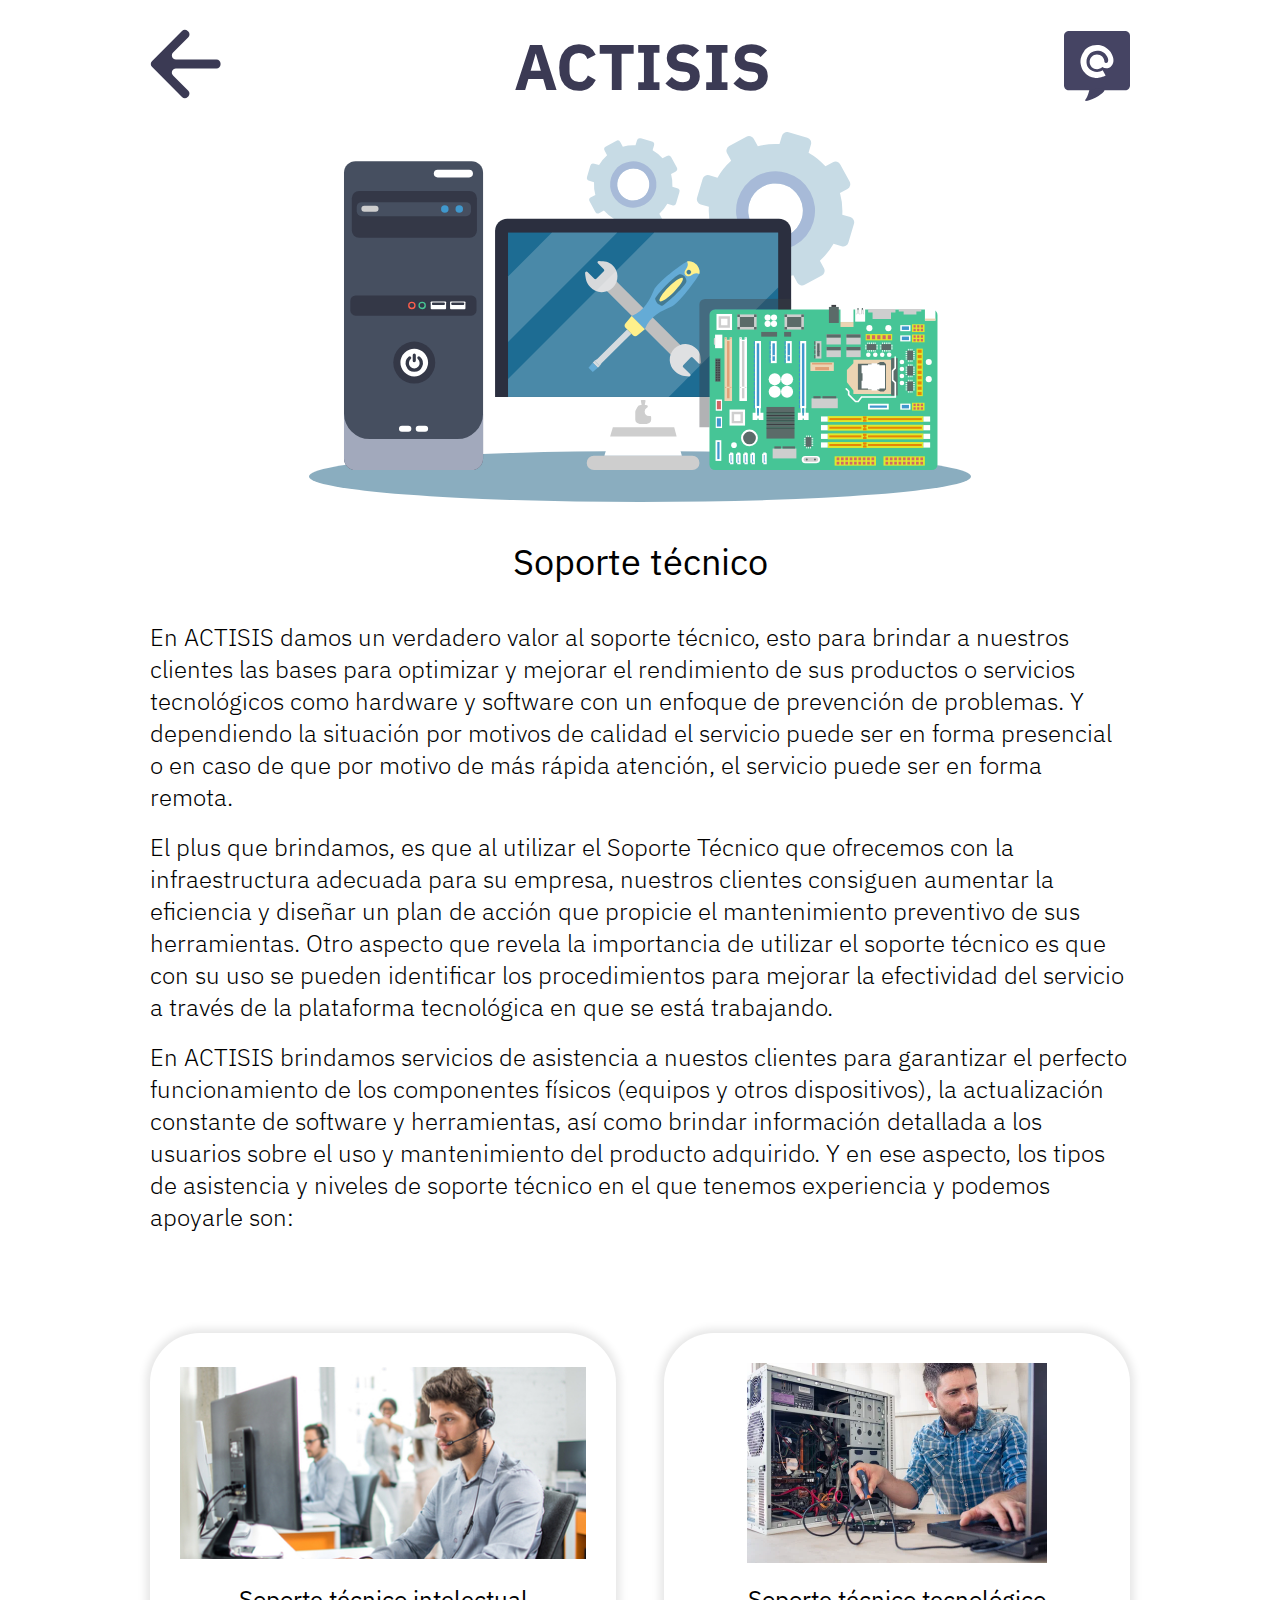
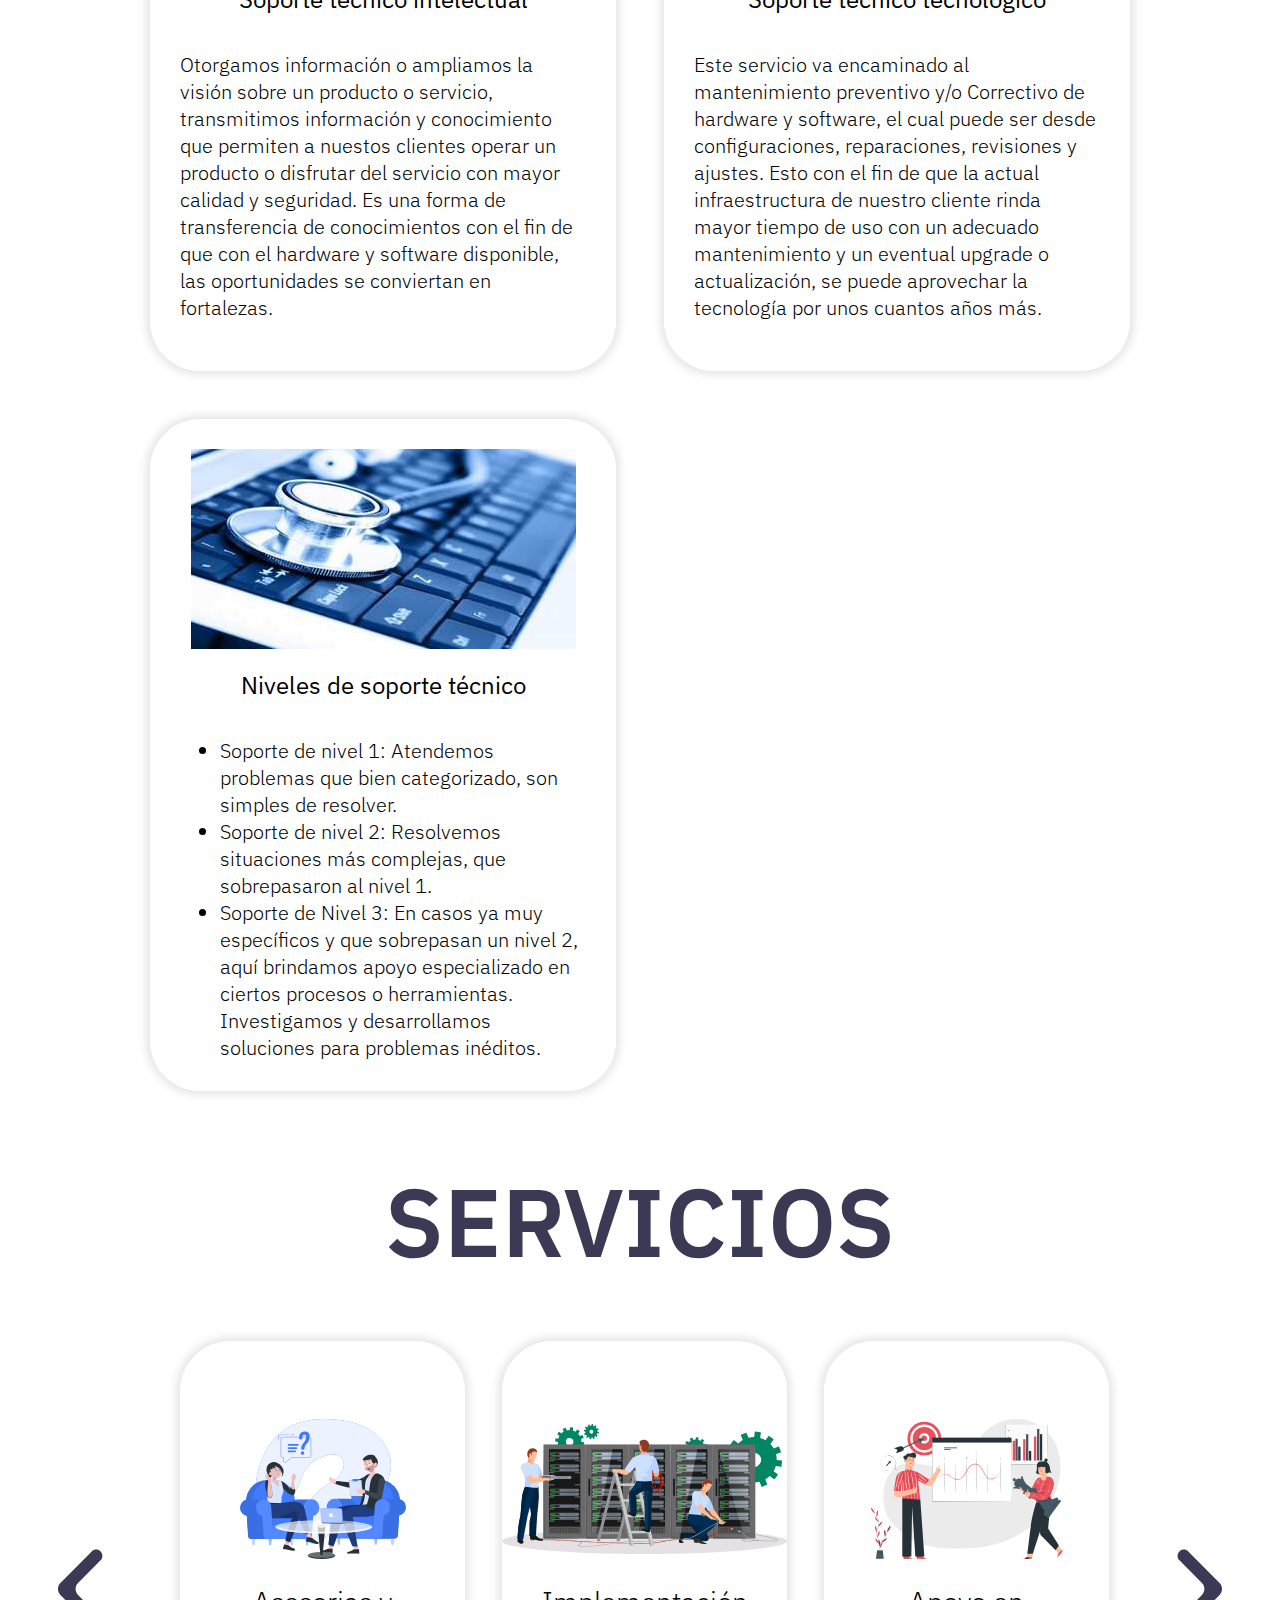
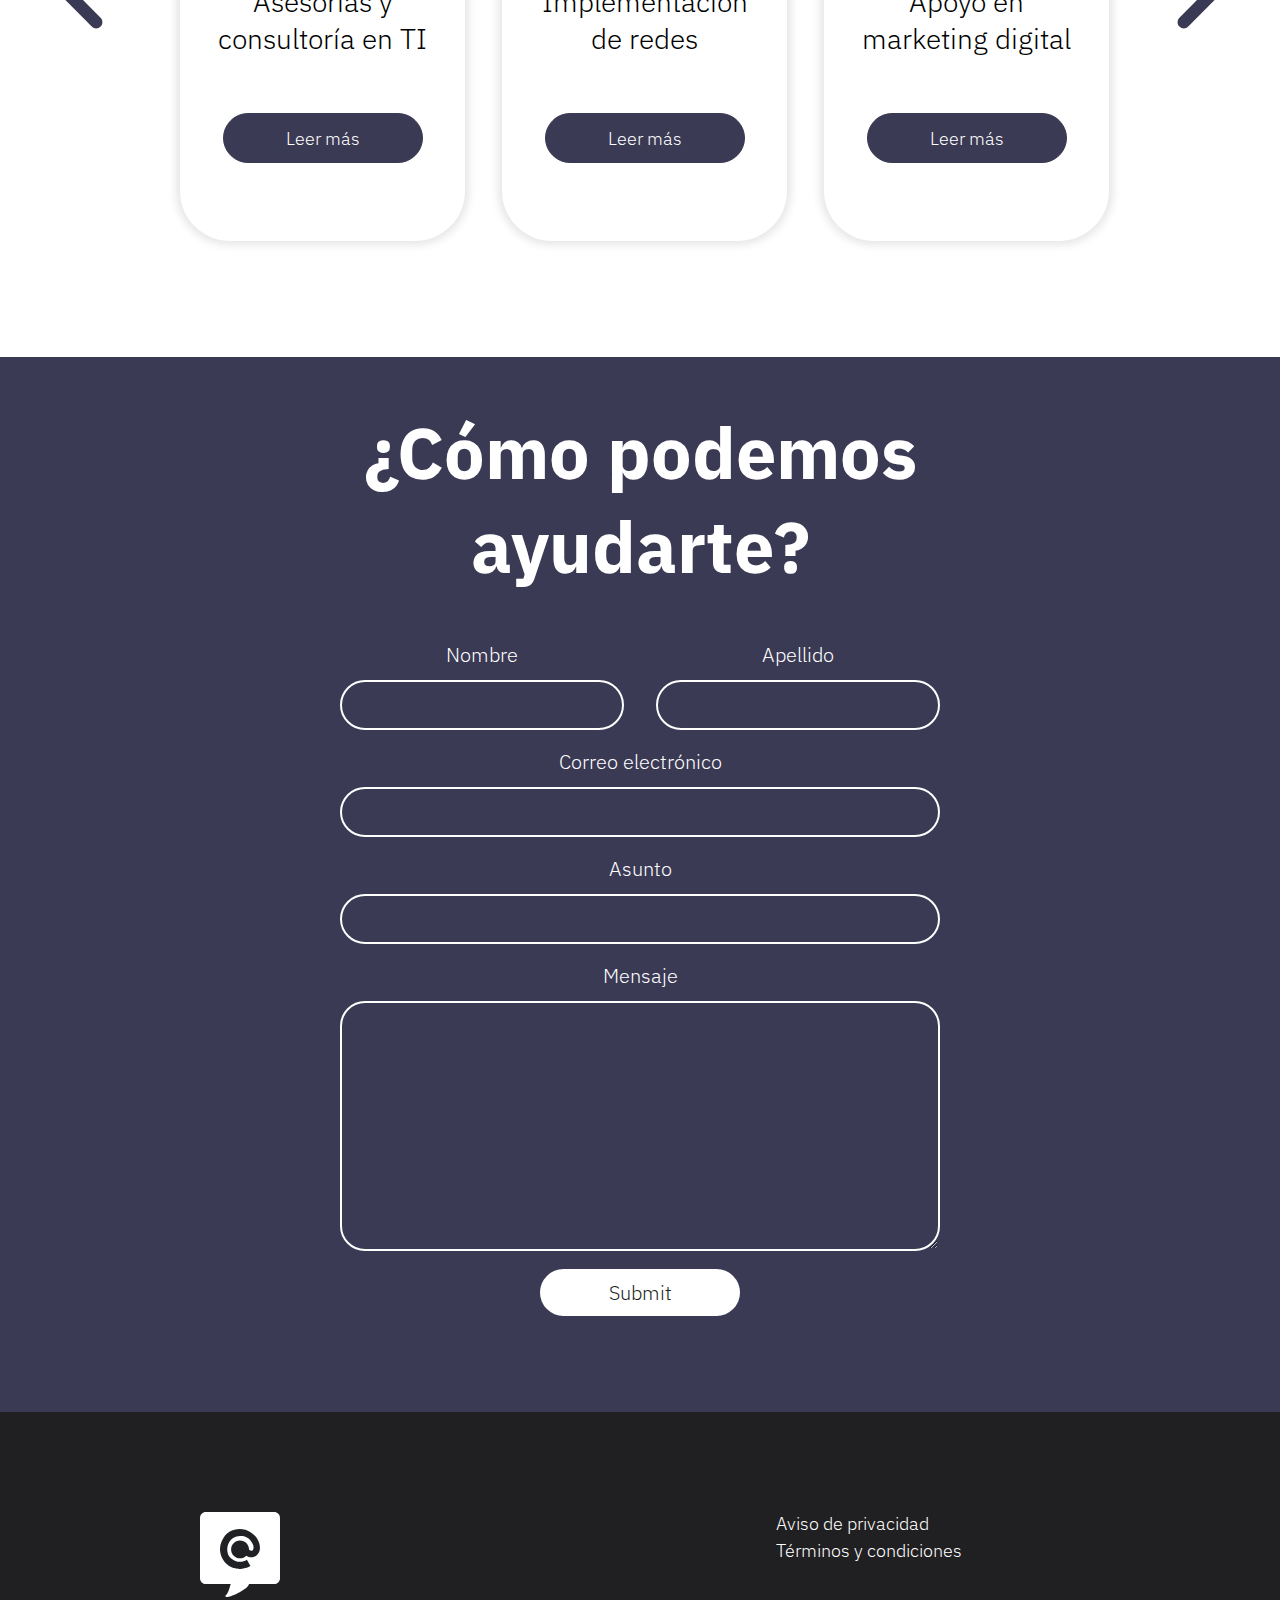
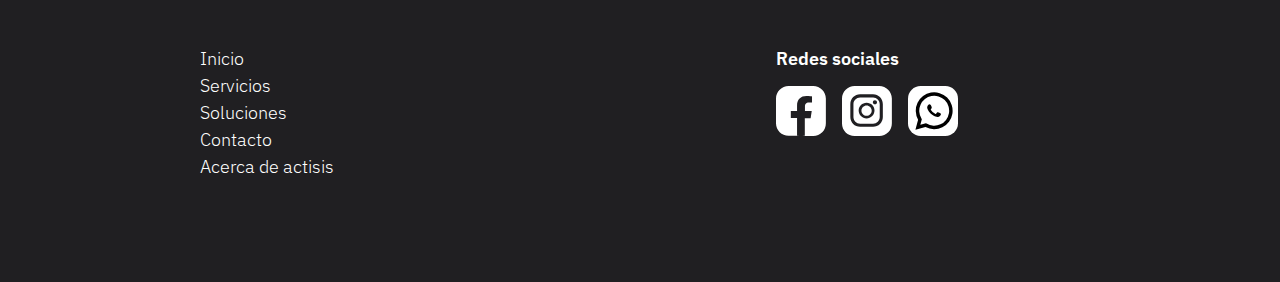
<file: servicios/soporte.html>
<!DOCTYPE html>
<html lang="en">
<head>
  <meta charset="UTF-8">
  <meta http-equiv="X-UA-Compatible" content="IE=edge">
  <meta name="viewport" content="width=device-width, initial-scale=1.0">
  <title>ACTISIS</title>
  <link rel="shortcut icon" href="../assets/vectores/logo.svg" />
  <meta name="author" content="Sebastián Luna Rodríguez">
  <meta name="description" content="ACTISIS desarrolla sistemas computacionales a la medida de sus necesidades y procesos de trabajo.">
  <meta name="keywords" content="asesoria,desarrollo,sistemas,computacionales,software,punto de venta,soporte tecnico,veracruz">	
  <link rel="preconnect" href="https://fonts.googleapis.com">
  <link rel="preconnect" href="https://fonts.gstatic.com" crossorigin>
  <link href="https://fonts.googleapis.com/css2?family=IBM+Plex+Sans:wght@200;300;400;500;600&display=swap" rel="stylesheet">
  <link rel="stylesheet" href="../styles/servicios-y-soluciones.css">
</head>
<body>
  <header>
    <a href="../index.html"><img src="../assets/vectores/regresar.svg" alt="botón de regresar"></a>
    <h2>ACTISIS</h2>
    <img src="../assets/vectores/logo.svg" alt="logo de ACTISIS">
  </header>
  <main>
    <div class="section-1">
      <img src="../assets/vectores/servicios/soporte.svg" alt="reparación de computadoras">
      <h1>Soporte técnico</h1>
      <p>En ACTISIS damos un verdadero valor al soporte técnico, esto para brindar a nuestros clientes las bases para optimizar y mejorar el rendimiento de sus productos o servicios tecnológicos como hardware y software con un enfoque de prevención de problemas. Y dependiendo la situación por motivos de calidad el servicio puede ser en forma presencial o en caso de que por motivo de más rápida atención, el servicio puede ser en forma remota.</p>
      <p>El plus que brindamos, es que al utilizar el Soporte Técnico que ofrecemos con la infraestructura adecuada para su empresa, nuestros clientes consiguen aumentar la eficiencia y diseñar un plan de acción que propicie el mantenimiento preventivo de sus herramientas. Otro aspecto que revela la importancia de utilizar el soporte técnico es que con su uso se pueden identificar los procedimientos para mejorar la efectividad del servicio a través de la plataforma tecnológica en que se está trabajando.</p>
      <p>En ACTISIS brindamos servicios de asistencia a nuestos clientes para garantizar el perfecto funcionamiento de los componentes físicos (equipos y otros dispositivos), la actualización constante de software y herramientas, así como brindar información detallada a los usuarios sobre el uso y mantenimiento del producto adquirido. Y en ese aspecto, los tipos de asistencia y niveles de soporte técnico en el que tenemos experiencia y podemos apoyarle son:</p>
    </div>
    <div class="section-2">
      <div class="card">
        <img class="cover" src="../assets/imagenes/soporte-intelectual.jpg" alt="">
        <h2>Soporte técnico intelectual</h2>
        <p>Otorgamos información o ampliamos la visión sobre un producto o servicio, transmitimos información y conocimiento que permiten a nuestos clientes operar un producto o disfrutar del servicio con mayor calidad y seguridad. Es una forma de transferencia de conocimientos con el fin de que con el hardware y software disponible, las oportunidades se conviertan en fortalezas.</p>
      </div>
      <div class="card">
        <img class="cover" src="../assets/imagenes/soporte-tecnológico.webp" alt="logo de java">
        <h2>Soporte técnico tecnológico</h2>
        <p>Este servicio va encaminado al mantenimiento preventivo y/o Correctivo de hardware y software, el cual puede ser desde configuraciones, reparaciones, revisiones y ajustes. Esto con el fin de que la actual infraestructura de nuestro cliente rinda mayor tiempo de uso con un adecuado mantenimiento y un eventual upgrade o actualización, se puede aprovechar la tecnología por unos cuantos años más.</p>
      </div>
      <div class="card">
        <img src="../assets/imagenes/niveles.jpg" alt="">
        <h2>Niveles de soporte técnico</h2>
        <ul>
          <li>Soporte de nivel 1: Atendemos problemas que bien categorizado, son simples de resolver.</li>
          <li>Soporte de nivel 2: Resolvemos situaciones más complejas, que sobrepasaron al nivel 1.</li>
          <li>Soporte de Nivel 3: En casos ya muy específicos y que sobrepasan un nivel 2, aquí brindamos apoyo especializado en ciertos procesos o herramientas. Investigamos y desarrollamos soluciones para problemas inéditos.</li>
        </ul>
      </div>
    </div>
    <div id="servicios" class="section-3">
      <h2>SERVICIOS</h2>
      <div class="flecha flecha-izquierda"><img src="../assets/vectores/flecha-izquierda.svg" alt="flecha izquierda"></div>
      <div class="container">
        <div class="card">
          <img src="../assets/vectores/servicios/asesoria.svg" alt="asesoría">
          <h3>Asesorias y consultoría en TI</h3>
          <a href="../servicios/asesoría.html"><button class="button solid-button">Leer más</button></a>
        </div>
        <div class="card">
          <img src="../assets/vectores/servicios/redes.svg" alt="instalación de redes">
          <h3>Implementación de redes</h3>
          <a href="../servicios/redes.html"><button class="button solid-button">Leer más</button></a>
        </div>
        <div class="card">
          <img src="../assets/vectores/servicios/marketing.svg" alt="marketing">
          <h3>Apoyo en marketing digital</h3>
          <a href="../servicios/marketing.html"><button class="button solid-button">Leer más</button></a>
        </div>
        <div class="card">
          <img src="../assets/vectores/servicios/soluciones.svg" alt="desarrollo de software">
          <h3>Soluciones de TI a la medida</h3>
          <a href="../servicios/desarrollos.html"><button class="button solid-button">Leer más</button></a>
        </div>
        <div class="card">
          <img src="../assets/vectores/servicios/auditoria.svg" alt="evaluación">
          <h3>Auditoría en TI</h3>
          <a href="../servicios/auditoría.html"><button class="button solid-button">Leer más</button></a>
        </div>
        <div class="card">
          <img src="../assets/vectores/servicios/venta.svg" alt="ensamblaje de computadora">
          <h3>Venta en equipo de cómputo</h3>
          <a href="../servicios/equipo-de-cómputo.html"><button class="button solid-button">Leer más</button></a>
        </div>
      </div>
      <div class="flecha flecha-derecha"><img src="../assets/vectores/flecha-derecha.svg" alt="flecha derecha"></div>
    </div>
    <div class="section-6">
      <h2>¿Cómo podemos<br>ayudarte?</h2>
      <form action="">
        <div class="name-form">
          <div>
            <label for="name">Nombre</label>
            <div class="input">
              <input type="text" name="name" id="name" required>
            </div>
          </div>
          <div>
            <label for="lastname">Apellido</label>
            <div class="input">
              <input type="text" name="lastname" id="lastname" required>
            </div>
          </div>
        </div>
        <label for="email">Correo electrónico</label>
        <div class="input">
          <input type="email" name="email" id="email" required>
        </div>
        <label for="subject">Asunto</label>
        <div class="input">
          <input type="text" name="subject" id="subject" required>
        </div>
        <label for="message">Mensaje</label>
        <div class="input">
          <textarea name="message" id="message" cols="30" rows="10" required ></textarea>
        </div>
        <input class="button solid-button" type="submit">
      </form>
    </div>
  </main>
  <footer>
    <img src="../assets/vectores/logo-invertido.svg" alt="logo actisis">
    <ul>
      <li><a href="#inicio">Inicio</a></li>
      <li><a href="#servicios">Servicios</a></li>
      <li><a href="#soluciones">Soluciones</a></li>
      <li><a href="#contacto">Contacto</a></li>
      <li><a href="#">Acerca de actisis</a></li>
    </ul>
    <ul>
      <li><a href="#">Aviso de privacidad</a></li>
      <li><a href="#">Términos y condiciones</a></li>
    </ul>
    <div class="redes-sociales">
      <p>Redes sociales</p>
      <div>
        <a href="#"><img src="../assets/vectores/icono-facebook.svg" alt="facebook"></a>
        <a href="#"><img src="../assets/vectores/icono-instagram.svg" alt="instagram"></a>
        <a href="#"><img src="../assets/vectores/icono-whatsapp.svg" alt="whatsapp"></a>
      </div>
    </div>
  </footer>
  <script src="../js/carrusel-servicios.js"></script>
</body>
</html>
</file>
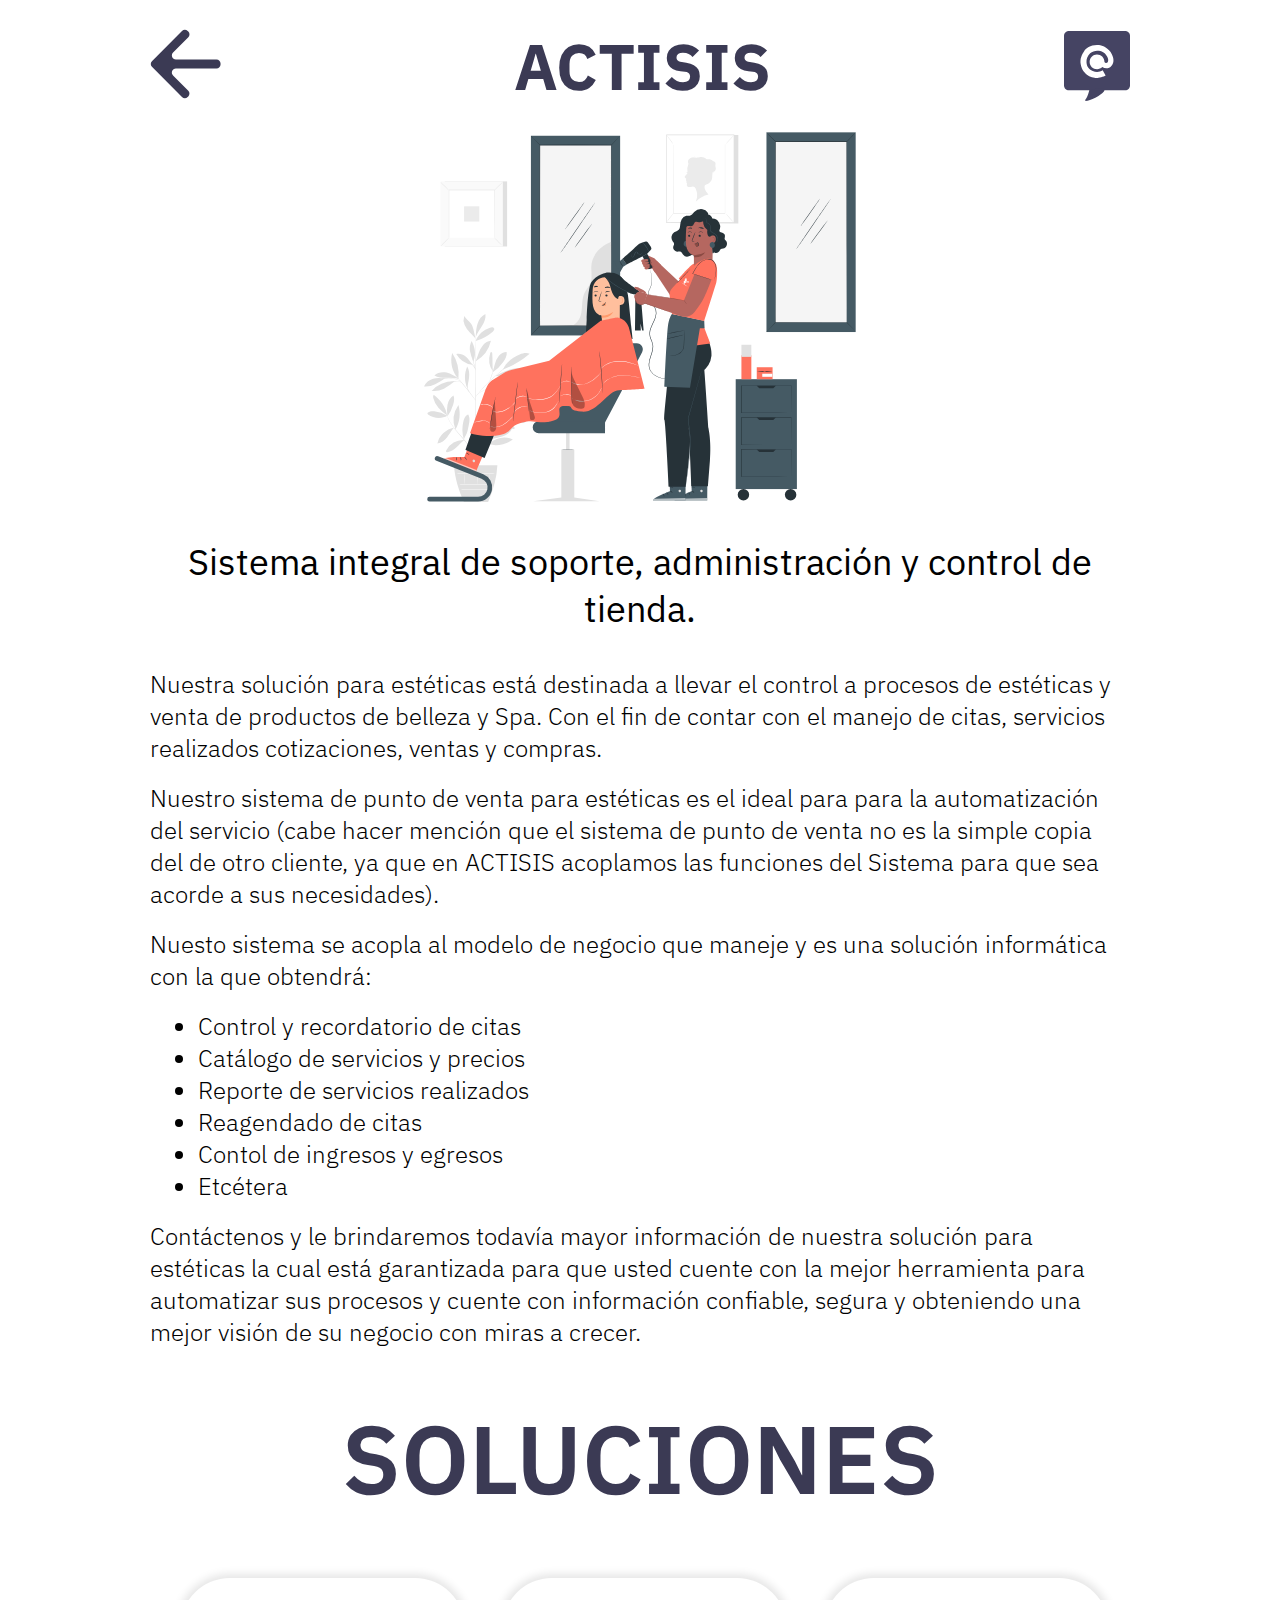
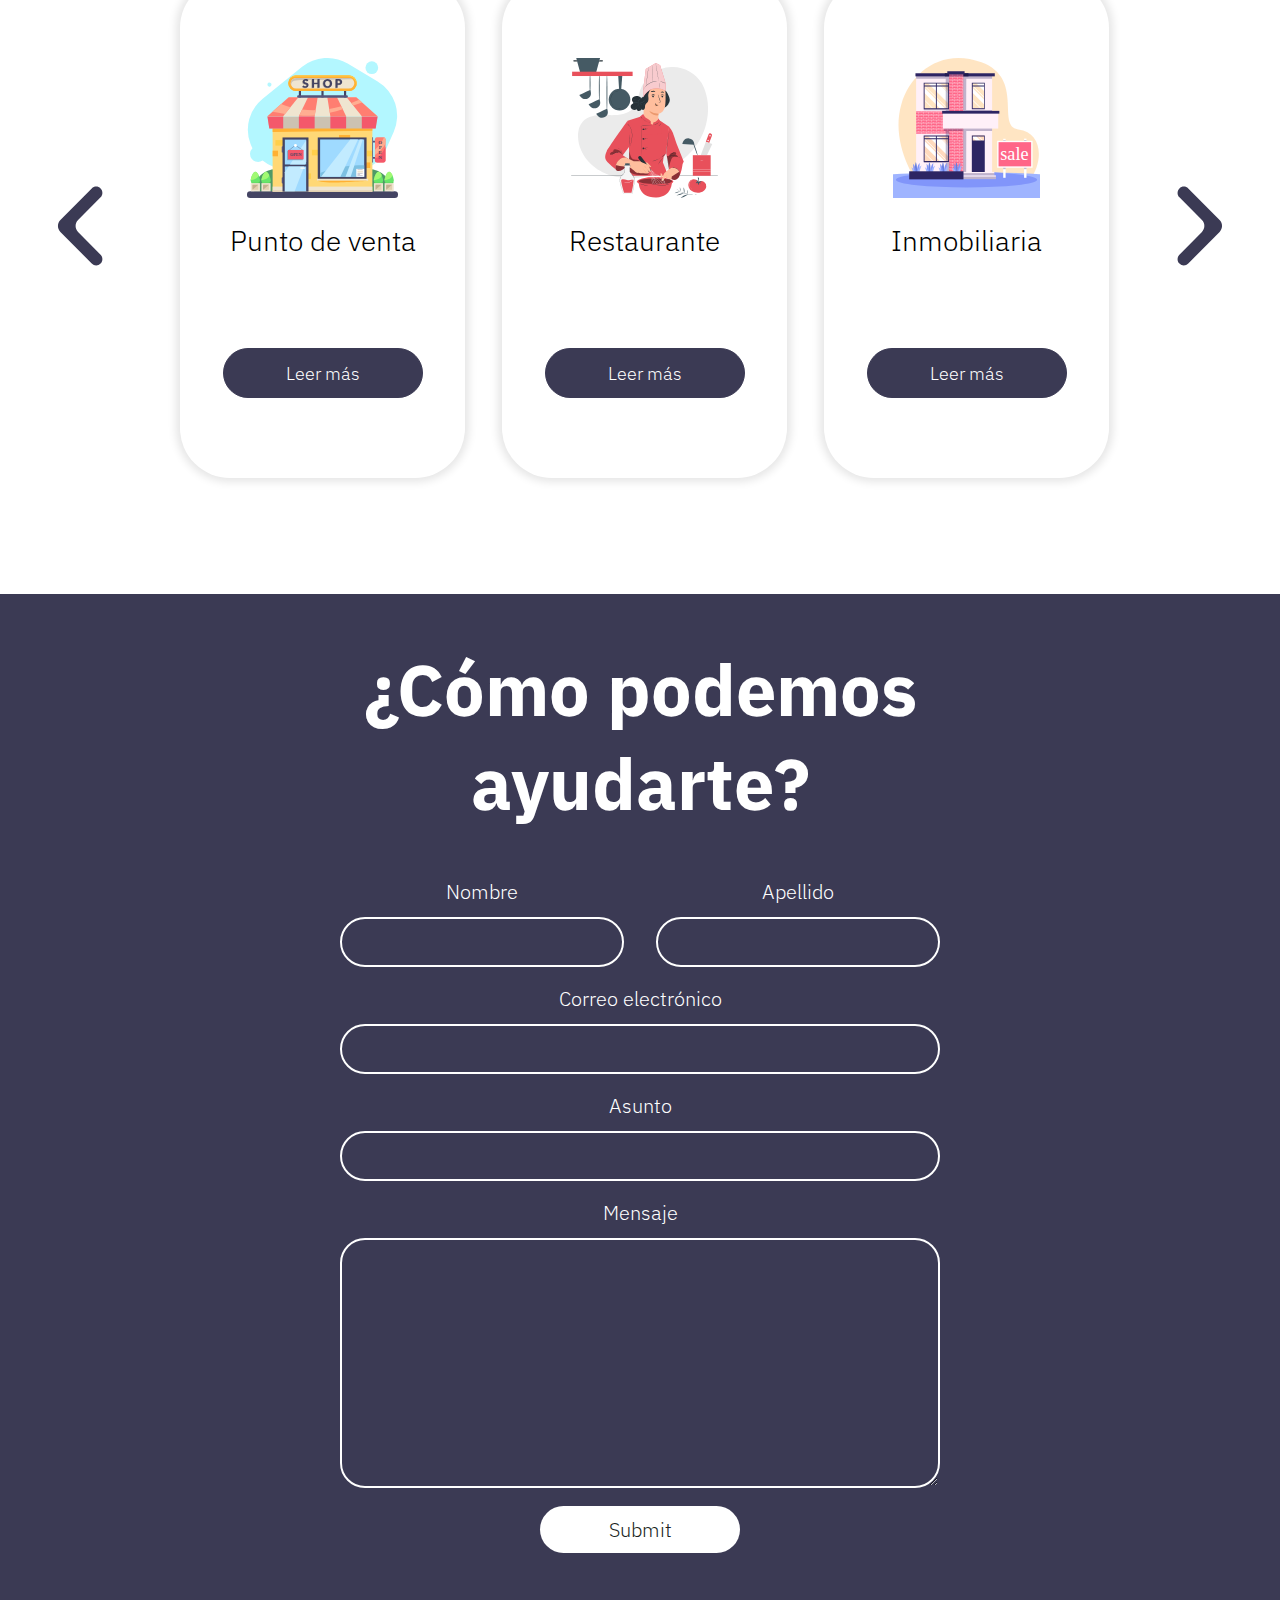
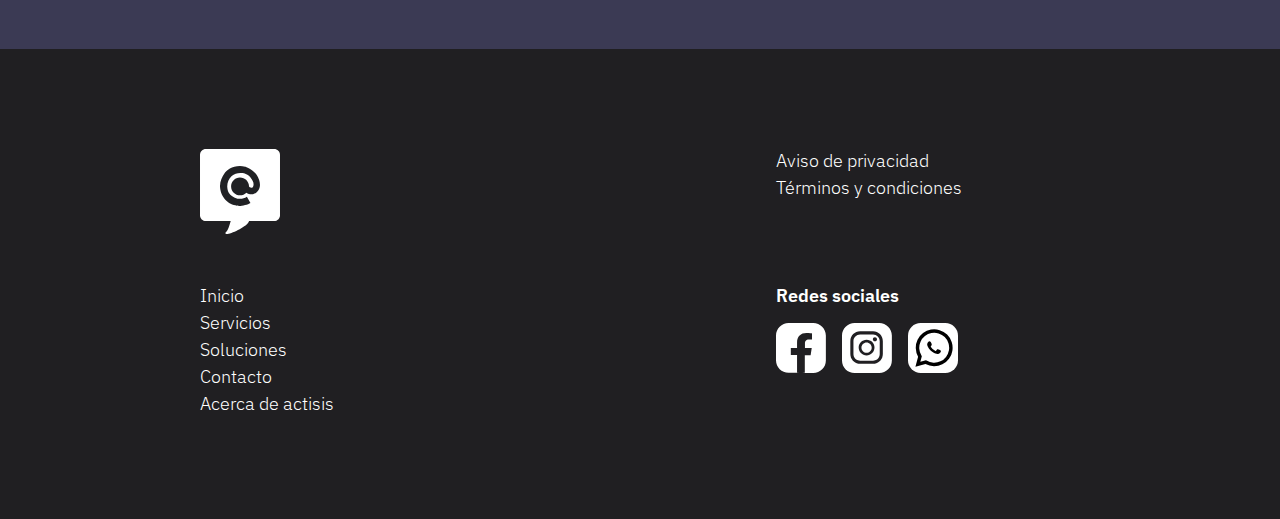
<file: soluciones/estética.html>
<!DOCTYPE html>
<html lang="en">
<head>
  <meta charset="UTF-8">
  <meta http-equiv="X-UA-Compatible" content="IE=edge">
  <meta name="viewport" content="width=device-width, initial-scale=1.0">
  <title>ACTISIS</title>
  <link rel="shortcut icon" href="../assets/vectores/logo.svg" />
  <meta name="author" content="Sebastián Luna Rodríguez">
  <meta name="description" content="Sistemas de punto de venta configurables para su organización y necesidades de trabajo.">
  <meta name="keywords" content="asesoria,desarrollo,sistemas,computacionales,software,punto de venta,soporte tecnico,veracruz">	
  <link rel="preconnect" href="https://fonts.googleapis.com">
  <link rel="preconnect" href="https://fonts.gstatic.com" crossorigin>
  <link href="https://fonts.googleapis.com/css2?family=IBM+Plex+Sans:wght@200;300;400;500;600&display=swap" rel="stylesheet">
  <link rel="stylesheet" href="../styles/servicios-y-soluciones.css">
</head>
<body>
  <header>
    <a href="../index.html"><img src="../assets/vectores/regresar.svg" alt="botón de regresar"></a>
    <h2>ACTISIS</h2>
    <img src="../assets/vectores/logo.svg" alt="logo de ACTISIS">
  </header>
  <main>
    <div class="section-1">
      <img src="../assets/vectores/soluciones/estetica.svg" alt="estética">
      <h1>Sistema integral de soporte, administración y control de tienda.</h1>
      <p>Nuestra solución para estéticas está destinada a llevar el control a procesos de estéticas y venta de productos de belleza y Spa. Con el fin de contar con el manejo de citas, servicios realizados cotizaciones, ventas y compras.</p>
      <p>Nuestro sistema de punto de venta para estéticas es el ideal para para la automatización del servicio (cabe hacer mención que el sistema de punto de venta no es la simple copia del de otro cliente, ya que en ACTISIS acoplamos las funciones del Sistema para que sea acorde a sus necesidades).</p>
      <p>Nuesto sistema se acopla al modelo de negocio que maneje y es una solución informática con la que obtendrá:</p>
      <ul>
        <li>Control y recordatorio de citas</li>
        <li>Catálogo de servicios y precios</li>
        <li>Reporte de servicios realizados</li>
        <li>Reagendado de citas</li>
        <li>Contol de ingresos y egresos</li>
        <li>Etcétera</li>
      </ul>
      <p>Contáctenos y le brindaremos todavía mayor información de nuestra solución para estéticas la cual está garantizada para que usted cuente con la mejor herramienta para automatizar sus procesos y cuente con información confiable, segura y obteniendo una mejor visión de su negocio con miras a crecer.</p>
    </div>
    <div id="soluciones" class="section-4">
      <h2>SOLUCIONES</h2>
      <div class="flecha flecha-izquierda"><img src="../assets/vectores/flecha-izquierda.svg" alt="flecha izquierda"></div>
      <div class="container">
        <div class="card">
          <img src="../assets/vectores/soluciones/tienda.svg" alt="tienda">
          <h3>Punto de venta</h3>
          <a href="../soluciones/punto-de-venta.html"><button class="button solid-button">Leer más</button></a>
        </div>
        <div class="card">
          <img src="../assets/vectores/soluciones/restaurante.svg" alt="restaurante">
          <h3>Restaurante</h3>
          <a href="../soluciones/restaurante.html"><button class="button solid-button">Leer más</button></a>
        </div>
        <div class="card">
          <img src="../assets/vectores/soluciones/inmobiliaria.svg" alt="casa en venta">
          <h3>Inmobiliaria</h3>
          <a href="../soluciones/inmobiliaria.html"><button class="button solid-button">Leer más</button></a>
        </div>
        <div class="card">
          <img src="../assets/vectores/soluciones/transporte.svg" alt="Carro de paquetería">
          <h3>Transporte</h3>
          <a href="../soluciones/transporte.html"><button class="button solid-button">Leer más</button></a>
        </div>
        <div class="card">
          <img src="../assets/vectores/soluciones/radio.svg" alt="radio">
          <h3>Radio</h3>
          <a href="../soluciones/radio.html"><button class="button solid-button">Leer más</button></a>
        </div>
      </div>
      <div class="flecha flecha-derecha"><img src="../assets/vectores/flecha-derecha.svg" alt="flecha derecha"></div>
    </div>
    <div class="section-6">
      <h2>¿Cómo podemos<br>ayudarte?</h2>
      <form action="">
        <div class="name-form">
          <div>
            <label for="name">Nombre</label>
            <div class="input">
              <input type="text" name="name" id="name" required>
            </div>
          </div>
          <div>
            <label for="lastname">Apellido</label>
            <div class="input">
              <input type="text" name="lastname" id="lastname" required>
            </div>
          </div>
        </div>
        <label for="email">Correo electrónico</label>
        <div class="input">
          <input type="email" name="email" id="email" required>
        </div>
        <label for="subject">Asunto</label>
        <div class="input">
          <input type="text" name="subject" id="subject" required>
        </div>
        <label for="message">Mensaje</label>
        <div class="input">
          <textarea name="message" id="message" cols="30" rows="10" required ></textarea>
        </div>
        <input class="button solid-button" type="submit">
      </form>
    </div>
  </main>
  <footer>
    <img src="../assets/vectores/logo-invertido.svg" alt="logo actisis">
    <ul>
      <li><a href="#inicio">Inicio</a></li>
      <li><a href="#servicios">Servicios</a></li>
      <li><a href="#soluciones">Soluciones</a></li>
      <li><a href="#contacto">Contacto</a></li>
      <li><a href="#">Acerca de actisis</a></li>
    </ul>
    <ul>
      <li><a href="#">Aviso de privacidad</a></li>
      <li><a href="#">Términos y condiciones</a></li>
    </ul>
    <div class="redes-sociales">
      <p>Redes sociales</p>
      <div>
        <a href="#"><img src="../assets/vectores/icono-facebook.svg" alt="facebook"></a>
        <a href="#"><img src="../assets/vectores/icono-instagram.svg" alt="instagram"></a>
        <a href="#"><img src="../assets/vectores/icono-whatsapp.svg" alt="whatsapp"></a>
      </div>
    </div>
  </footer>
  <script src="../js/carrusel-soluciones.js"></script>
</body>
</html>
</file>
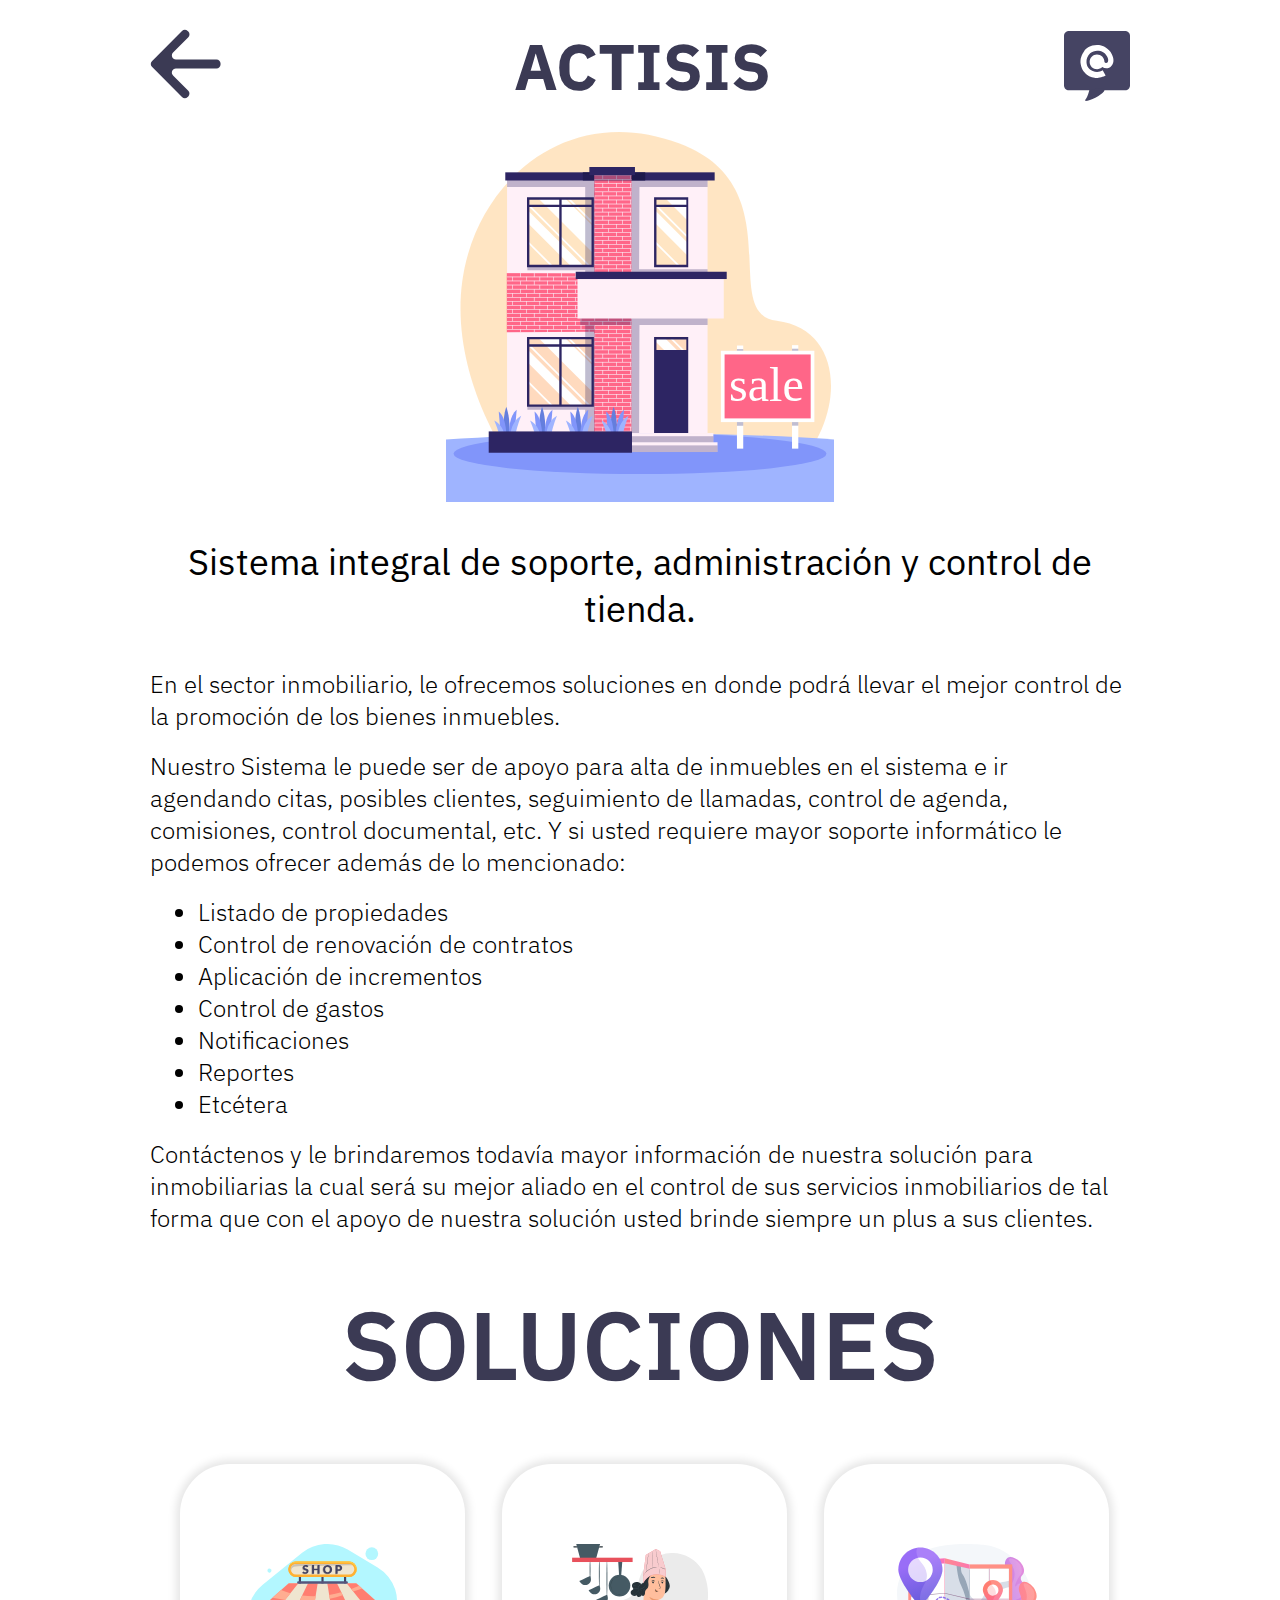
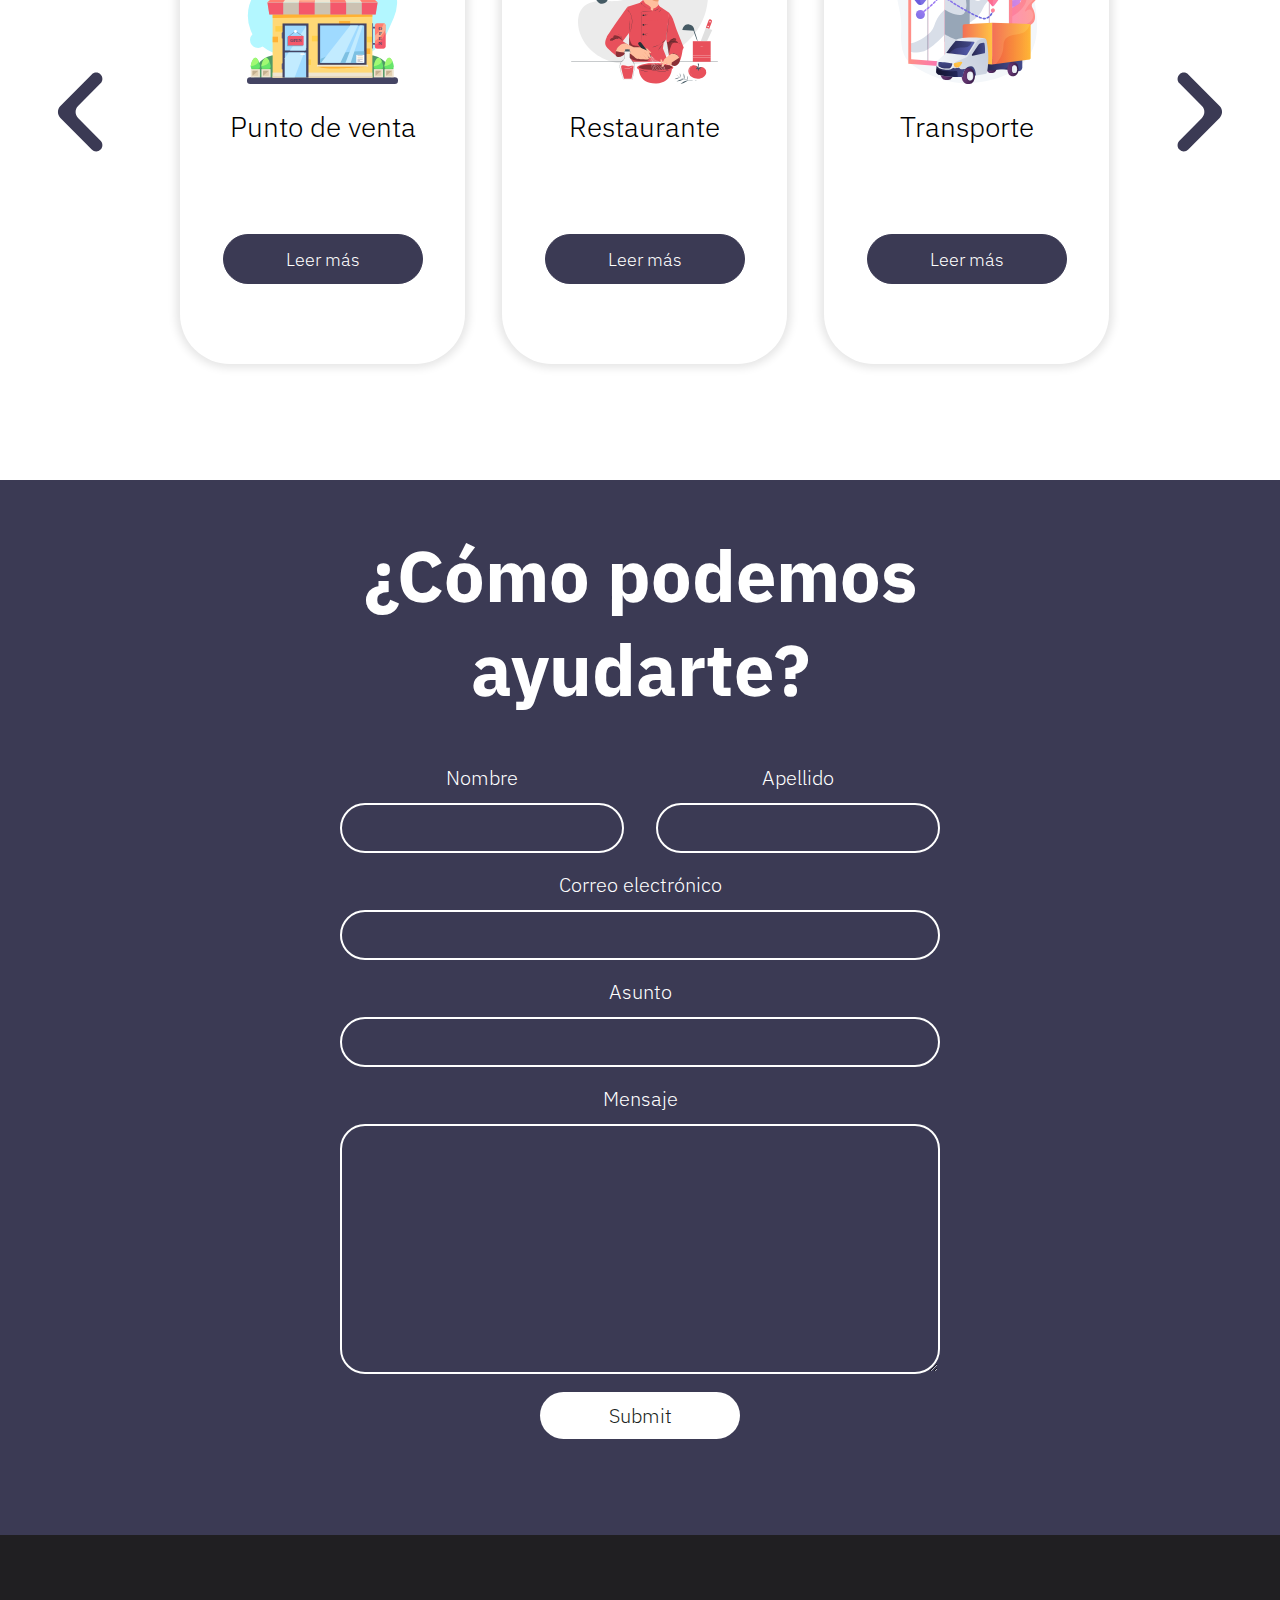
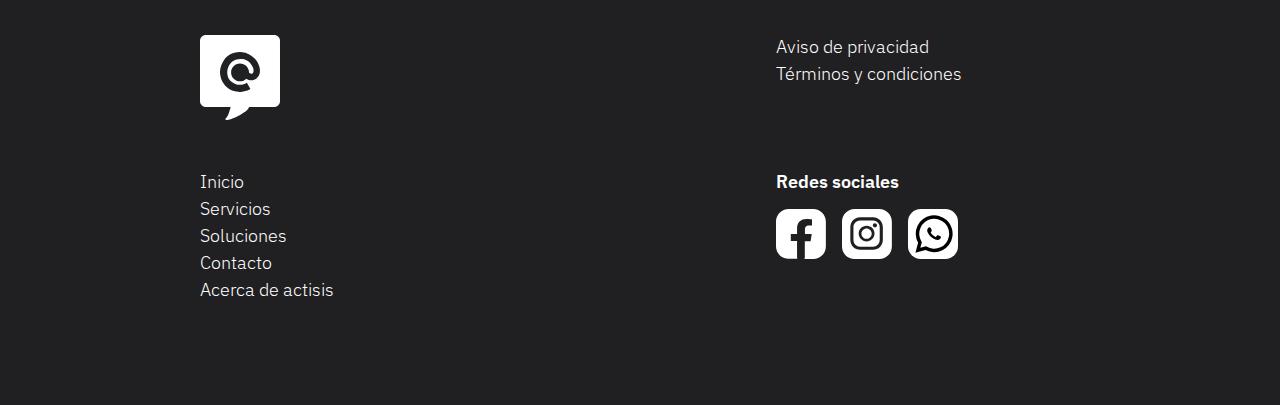
<file: soluciones/inmobiliaria.html>
<!DOCTYPE html>
<html lang="en">
<head>
  <meta charset="UTF-8">
  <meta http-equiv="X-UA-Compatible" content="IE=edge">
  <meta name="viewport" content="width=device-width, initial-scale=1.0">
  <title>ACTISIS</title>
  <link rel="shortcut icon" href="../assets/vectores/logo.svg" />
  <meta name="author" content="Sebastián Luna Rodríguez">
  <meta name="description" content="Sistemas de punto de venta configurables para su organización y necesidades de trabajo.">
  <meta name="keywords" content="asesoria,desarrollo,sistemas,computacionales,software,punto de venta,soporte tecnico,veracruz">	
  <link rel="preconnect" href="https://fonts.googleapis.com">
  <link rel="preconnect" href="https://fonts.gstatic.com" crossorigin>
  <link href="https://fonts.googleapis.com/css2?family=IBM+Plex+Sans:wght@200;300;400;500;600&display=swap" rel="stylesheet">
  <link rel="stylesheet" href="../styles/servicios-y-soluciones.css">
</head>
<body>
  <header>
    <a href="../index.html"><img src="../assets/vectores/regresar.svg" alt="botón de regresar"></a>
    <h2>ACTISIS</h2>
    <img src="../assets/vectores/logo.svg" alt="logo de ACTISIS">
  </header>
  <main>
    <div class="section-1">
      <img src="../assets/vectores/soluciones/inmobiliaria.svg" alt="casa en venta">
      <h1>Sistema integral de soporte, administración y control de tienda.</h1>
      <p>En el sector inmobiliario, le ofrecemos soluciones en donde podrá llevar el mejor control de la promoción de los bienes inmuebles.</p>
      <p>Nuestro Sistema le puede ser de apoyo para alta de inmuebles en el sistema e ir agendando citas, posibles clientes, seguimiento de llamadas, control de agenda, comisiones, control documental, etc. Y si usted requiere mayor soporte informático le podemos ofrecer además de lo mencionado:</p>
      <ul>
        <li>Listado de propiedades</li>
        <li>Control de renovación de contratos</li>
        <li>Aplicación de incrementos</li>
        <li>Control de gastos</li>
        <li>Notificaciones</li>
        <li>Reportes</li>
        <li>Etcétera</li>
      </ul>
      <p>Contáctenos y le brindaremos todavía mayor información de nuestra solución para inmobiliarias la cual será su mejor aliado en el control de sus servicios inmobiliarios de tal forma que con el apoyo de nuestra solución usted brinde siempre un plus a sus clientes.</p>
    </div>
    <div id="soluciones" class="section-4">
      <h2>SOLUCIONES</h2>
      <div class="flecha flecha-izquierda"><img src="../assets/vectores/flecha-izquierda.svg" alt="flecha izquierda"></div>
      <div class="container">
        <div class="card">
          <img src="../assets/vectores/soluciones/tienda.svg" alt="tienda">
          <h3>Punto de venta</h3>
          <a href="../soluciones/punto-de-venta.html"><button class="button solid-button">Leer más</button></a>
        </div>
        <div class="card">
          <img src="../assets/vectores/soluciones/restaurante.svg" alt="restaurante">
          <h3>Restaurante</h3>
          <a href="../soluciones/restaurante.html"><button class="button solid-button">Leer más</button></a>
        </div>
        <div class="card">
          <img src="../assets/vectores/soluciones/transporte.svg" alt="Carro de paquetería">
          <h3>Transporte</h3>
          <a href="../soluciones/transporte.html"><button class="button solid-button">Leer más</button></a>
        </div>
        <div class="card">
          <img src="../assets/vectores/soluciones/radio.svg" alt="radio">
          <h3>Radio</h3>
          <a href="../soluciones/radio.html"><button class="button solid-button">Leer más</button></a>
        </div>
        <div class="card">
          <img src="../assets/vectores/soluciones/estetica.svg" alt="estética">
          <h3>Estética</h3>
          <a href="../soluciones/estética.html"><button class="button solid-button">Leer más</button></a>
        </div>
      </div>
      <div class="flecha flecha-derecha"><img src="../assets/vectores/flecha-derecha.svg" alt="flecha derecha"></div>
    </div>
    <div class="section-6">
      <h2>¿Cómo podemos<br>ayudarte?</h2>
      <form action="">
        <div class="name-form">
          <div>
            <label for="name">Nombre</label>
            <div class="input">
              <input type="text" name="name" id="name" required>
            </div>
          </div>
          <div>
            <label for="lastname">Apellido</label>
            <div class="input">
              <input type="text" name="lastname" id="lastname" required>
            </div>
          </div>
        </div>
        <label for="email">Correo electrónico</label>
        <div class="input">
          <input type="email" name="email" id="email" required>
        </div>
        <label for="subject">Asunto</label>
        <div class="input">
          <input type="text" name="subject" id="subject" required>
        </div>
        <label for="message">Mensaje</label>
        <div class="input">
          <textarea name="message" id="message" cols="30" rows="10" required ></textarea>
        </div>
        <input class="button solid-button" type="submit">
      </form>
    </div>
  </main>
  <footer>
    <img src="../assets/vectores/logo-invertido.svg" alt="logo actisis">
    <ul>
      <li><a href="#inicio">Inicio</a></li>
      <li><a href="#servicios">Servicios</a></li>
      <li><a href="#soluciones">Soluciones</a></li>
      <li><a href="#contacto">Contacto</a></li>
      <li><a href="#">Acerca de actisis</a></li>
    </ul>
    <ul>
      <li><a href="#">Aviso de privacidad</a></li>
      <li><a href="#">Términos y condiciones</a></li>
    </ul>
    <div class="redes-sociales">
      <p>Redes sociales</p>
      <div>
        <a href="#"><img src="../assets/vectores/icono-facebook.svg" alt="facebook"></a>
        <a href="#"><img src="../assets/vectores/icono-instagram.svg" alt="instagram"></a>
        <a href="#"><img src="../assets/vectores/icono-whatsapp.svg" alt="whatsapp"></a>
      </div>
    </div>
  </footer>
  <script src="../js/carrusel-soluciones.js"></script>
</body>
</html>
</file>
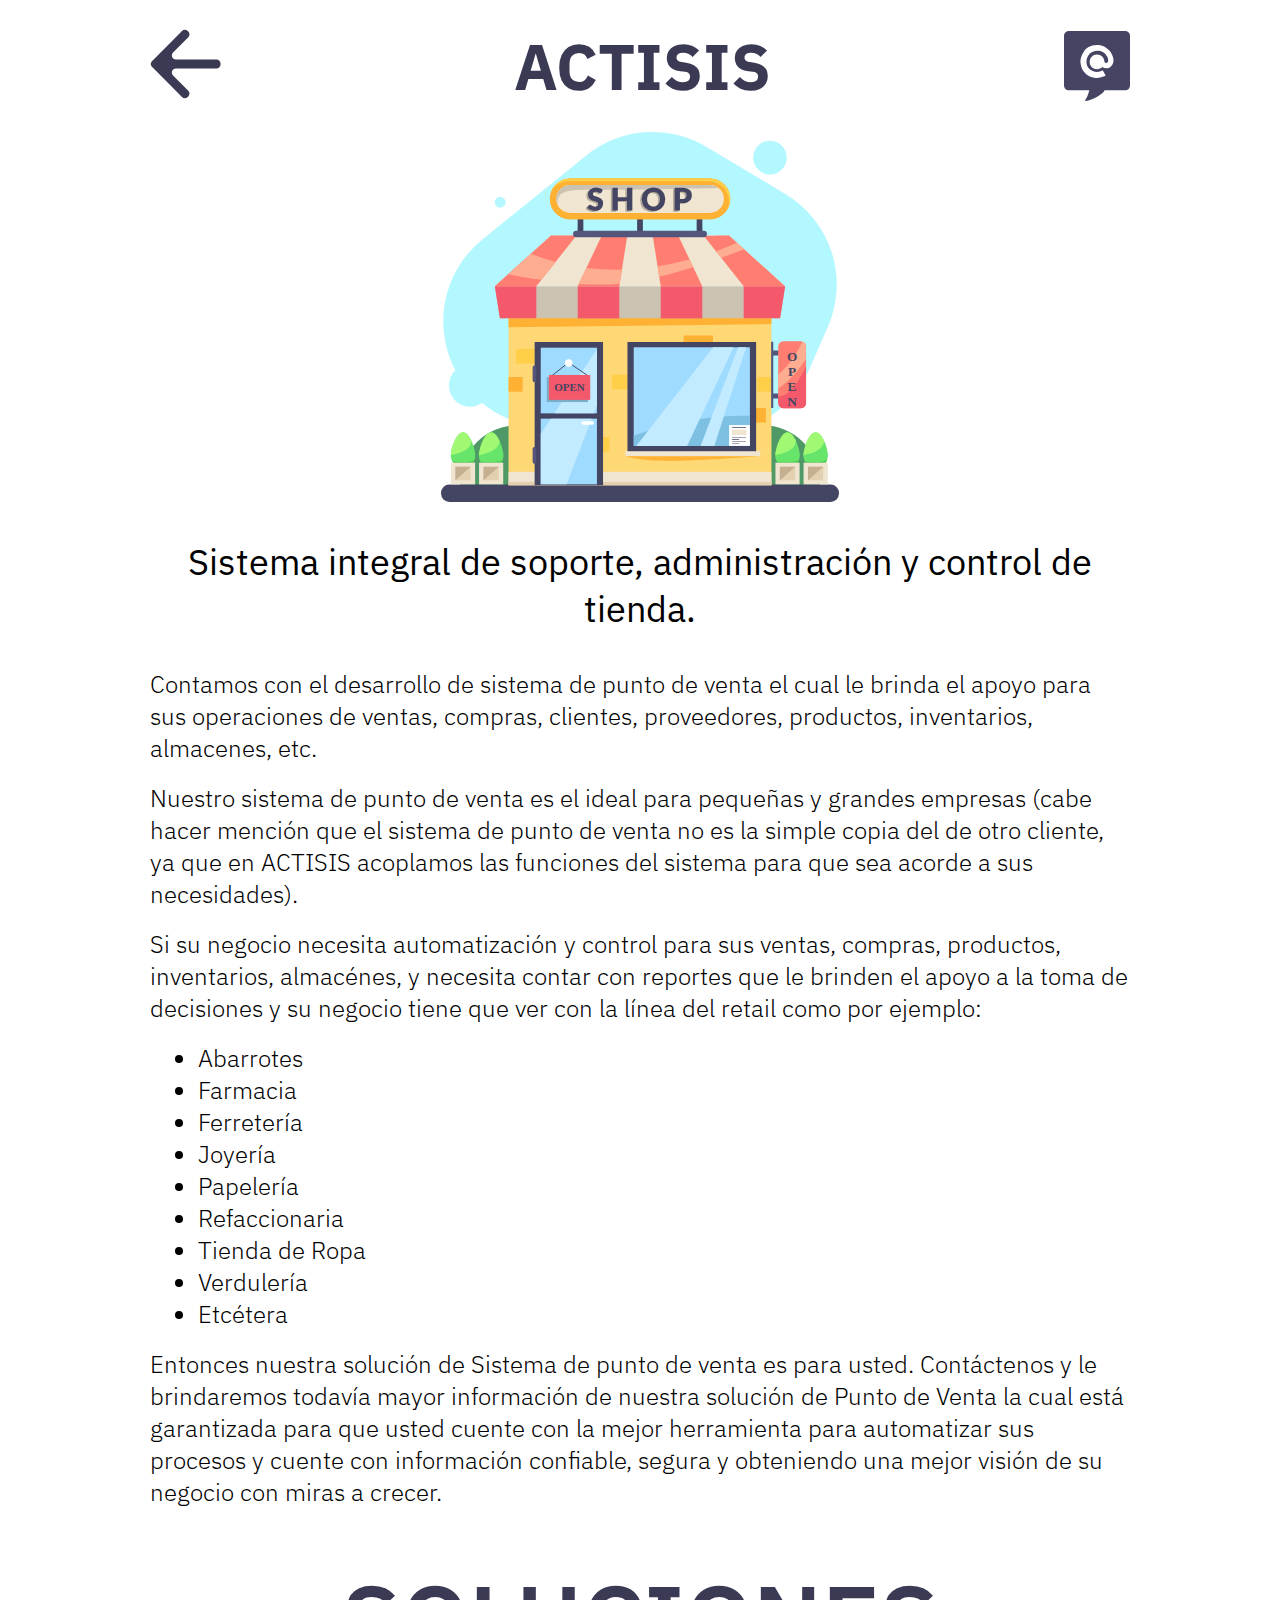
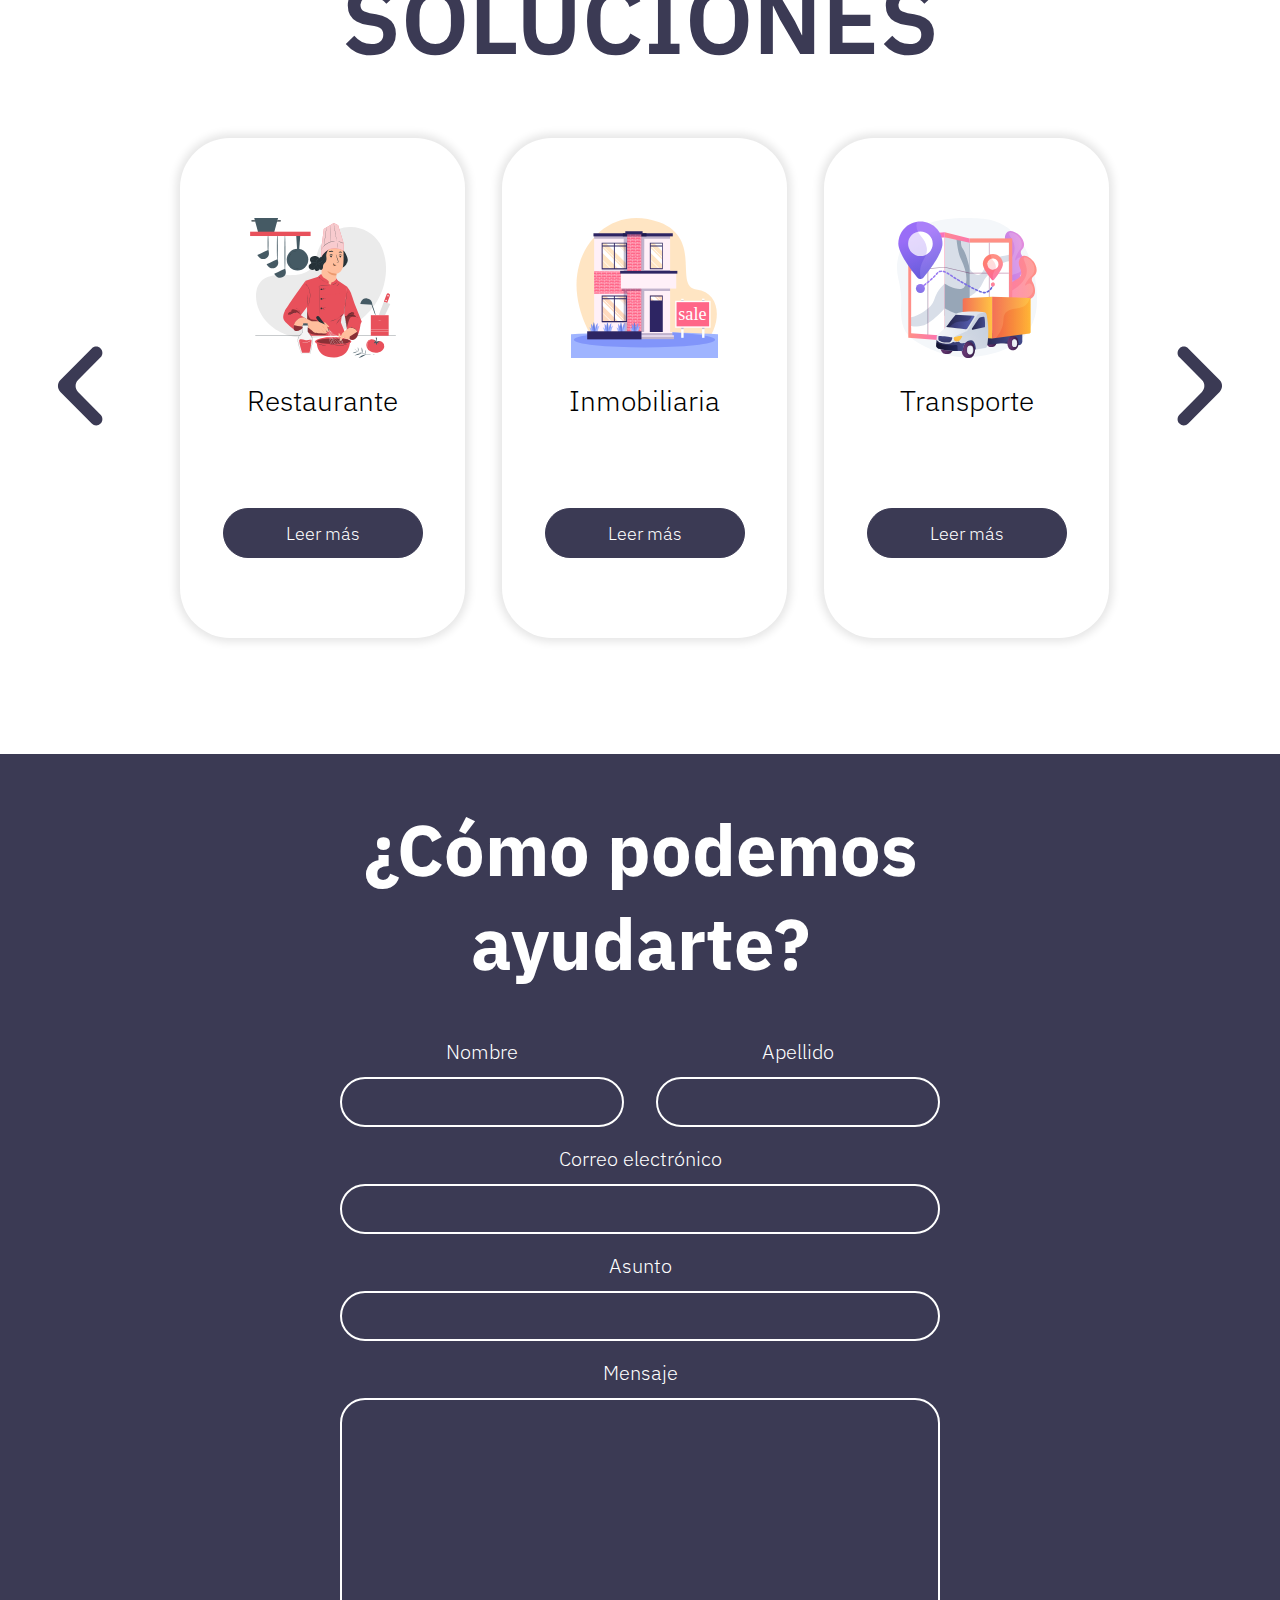
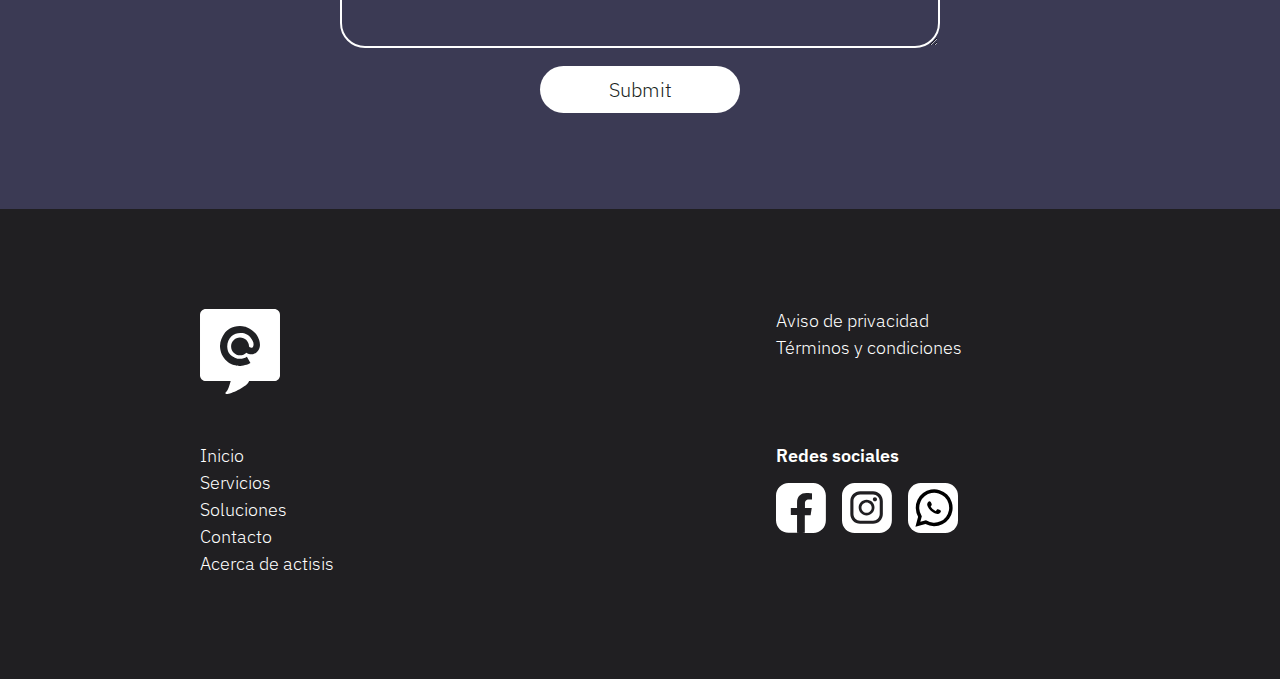
<file: soluciones/punto-de-venta.html>
<!DOCTYPE html>
<html lang="en">
<head>
  <meta charset="UTF-8">
  <meta http-equiv="X-UA-Compatible" content="IE=edge">
  <meta name="viewport" content="width=device-width, initial-scale=1.0">
  <title>ACTISIS</title>
  <link rel="shortcut icon" href="../assets/vectores/logo.svg" />
  <meta name="author" content="Sebastián Luna Rodríguez">
  <meta name="description" content="Sistemas de punto de venta configurables para su organización y necesidades de trabajo.">
  <meta name="keywords" content="asesoria,desarrollo,sistemas,computacionales,software,punto de venta,soporte tecnico,veracruz">	
  <link rel="preconnect" href="https://fonts.googleapis.com">
  <link rel="preconnect" href="https://fonts.gstatic.com" crossorigin>
  <link href="https://fonts.googleapis.com/css2?family=IBM+Plex+Sans:wght@200;300;400;500;600&display=swap" rel="stylesheet">
  <link rel="stylesheet" href="../styles/servicios-y-soluciones.css">
</head>
<body>
  <header>
    <a href="../index.html"><img src="../assets/vectores/regresar.svg" alt="botón de regresar"></a>
    <h2>ACTISIS</h2>
    <img src="../assets/vectores/logo.svg" alt="logo de ACTISIS">
  </header>
  <main>
    <div class="section-1">
      <img src="../assets/vectores/soluciones/tienda.svg" alt="tienda">
      <h1> Sistema integral de soporte, administración y control de tienda.</h1>
      <p>Contamos con el desarrollo de sistema de punto de venta el cual le brinda el apoyo para sus operaciones de ventas, compras, clientes, proveedores, productos, inventarios, almacenes, etc.</p>
      <p>Nuestro sistema de punto de venta es el ideal para pequeñas y grandes empresas (cabe hacer mención que el sistema de punto de venta no es la simple copia del de otro cliente, ya que en ACTISIS acoplamos las funciones del sistema para que sea acorde a sus necesidades).</p>
      <p>Si su negocio necesita automatización y control para sus ventas, compras, productos, inventarios, almacénes, y necesita contar con reportes que le brinden el apoyo a la toma de decisiones y su negocio tiene que ver con la línea del retail como por ejemplo:</p>
      <ul>
        <li>Abarrotes</li>
        <li>Farmacia</li>
        <li>Ferretería</li>
        <li>Joyería</li>
        <li>Papelería</li>
        <li>Refaccionaria</li>
        <li>Tienda de Ropa</li>
        <li>Verdulería</li>
        <li>Etcétera</li>
      </ul>
      <p>Entonces nuestra solución de Sistema de punto de venta es para usted. Contáctenos y le brindaremos todavía mayor información de nuestra solución de Punto de Venta la cual está garantizada para que usted cuente con la mejor herramienta para automatizar sus procesos y cuente con información confiable, segura y obteniendo una mejor visión de su negocio con miras a crecer.</p>
    </div>
    <div id="soluciones" class="section-4">
      <h2>SOLUCIONES</h2>
      <div class="flecha flecha-izquierda"><img src="../assets/vectores/flecha-izquierda.svg" alt="flecha izquierda"></div>
      <div class="container">
        <div class="card">
          <img src="../assets/vectores/soluciones/restaurante.svg" alt="restaurante">
          <h3>Restaurante</h3>
          <a href="../soluciones/restaurante.html"><button class="button solid-button">Leer más</button></a>
        </div>
        <div class="card">
          <img src="../assets/vectores/soluciones/inmobiliaria.svg" alt="casa en venta">
          <h3>Inmobiliaria</h3>
          <a href="../soluciones/inmobiliaria.html"><button class="button solid-button">Leer más</button></a>
        </div>
        <div class="card">
          <img src="../assets/vectores/soluciones/transporte.svg" alt="Carro de paquetería">
          <h3>Transporte</h3>
          <a href="../soluciones/transporte.html"><button class="button solid-button">Leer más</button></a>
        </div>
        <div class="card">
          <img src="../assets/vectores/soluciones/radio.svg" alt="radio">
          <h3>Radio</h3>
          <a href="../soluciones/radio.html"><button class="button solid-button">Leer más</button></a>
        </div>
        <div class="card">
          <img src="../assets/vectores/soluciones/estetica.svg" alt="estética">
          <h3>Estética</h3>
          <a href="../soluciones/estética.html"><button class="button solid-button">Leer más</button></a>
        </div>
      </div>
      <div class="flecha flecha-derecha"><img src="../assets/vectores/flecha-derecha.svg" alt="flecha derecha"></div>
    </div>
    <div class="section-6">
      <h2>¿Cómo podemos<br>ayudarte?</h2>
      <form action="">
        <div class="name-form">
          <div>
            <label for="name">Nombre</label>
            <div class="input">
              <input type="text" name="name" id="name" required>
            </div>
          </div>
          <div>
            <label for="lastname">Apellido</label>
            <div class="input">
              <input type="text" name="lastname" id="lastname" required>
            </div>
          </div>
        </div>
        <label for="email">Correo electrónico</label>
        <div class="input">
          <input type="email" name="email" id="email" required>
        </div>
        <label for="subject">Asunto</label>
        <div class="input">
          <input type="text" name="subject" id="subject" required>
        </div>
        <label for="message">Mensaje</label>
        <div class="input">
          <textarea name="message" id="message" cols="30" rows="10" required ></textarea>
        </div>
        <input class="button solid-button" type="submit">
      </form>
    </div>
  </main>
  <footer>
    <img src="../assets/vectores/logo-invertido.svg" alt="logo actisis">
    <ul>
      <li><a href="#inicio">Inicio</a></li>
      <li><a href="#servicios">Servicios</a></li>
      <li><a href="#soluciones">Soluciones</a></li>
      <li><a href="#contacto">Contacto</a></li>
      <li><a href="#">Acerca de actisis</a></li>
    </ul>
    <ul>
      <li><a href="#">Aviso de privacidad</a></li>
      <li><a href="#">Términos y condiciones</a></li>
    </ul>
    <div class="redes-sociales">
      <p>Redes sociales</p>
      <div>
        <a href="#"><img src="../assets/vectores/icono-facebook.svg" alt="facebook"></a>
        <a href="#"><img src="../assets/vectores/icono-instagram.svg" alt="instagram"></a>
        <a href="#"><img src="../assets/vectores/icono-whatsapp.svg" alt="whatsapp"></a>
      </div>
    </div>
  </footer>
  <script src="../js/carrusel-soluciones.js"></script>
</body>
</html>
</file>
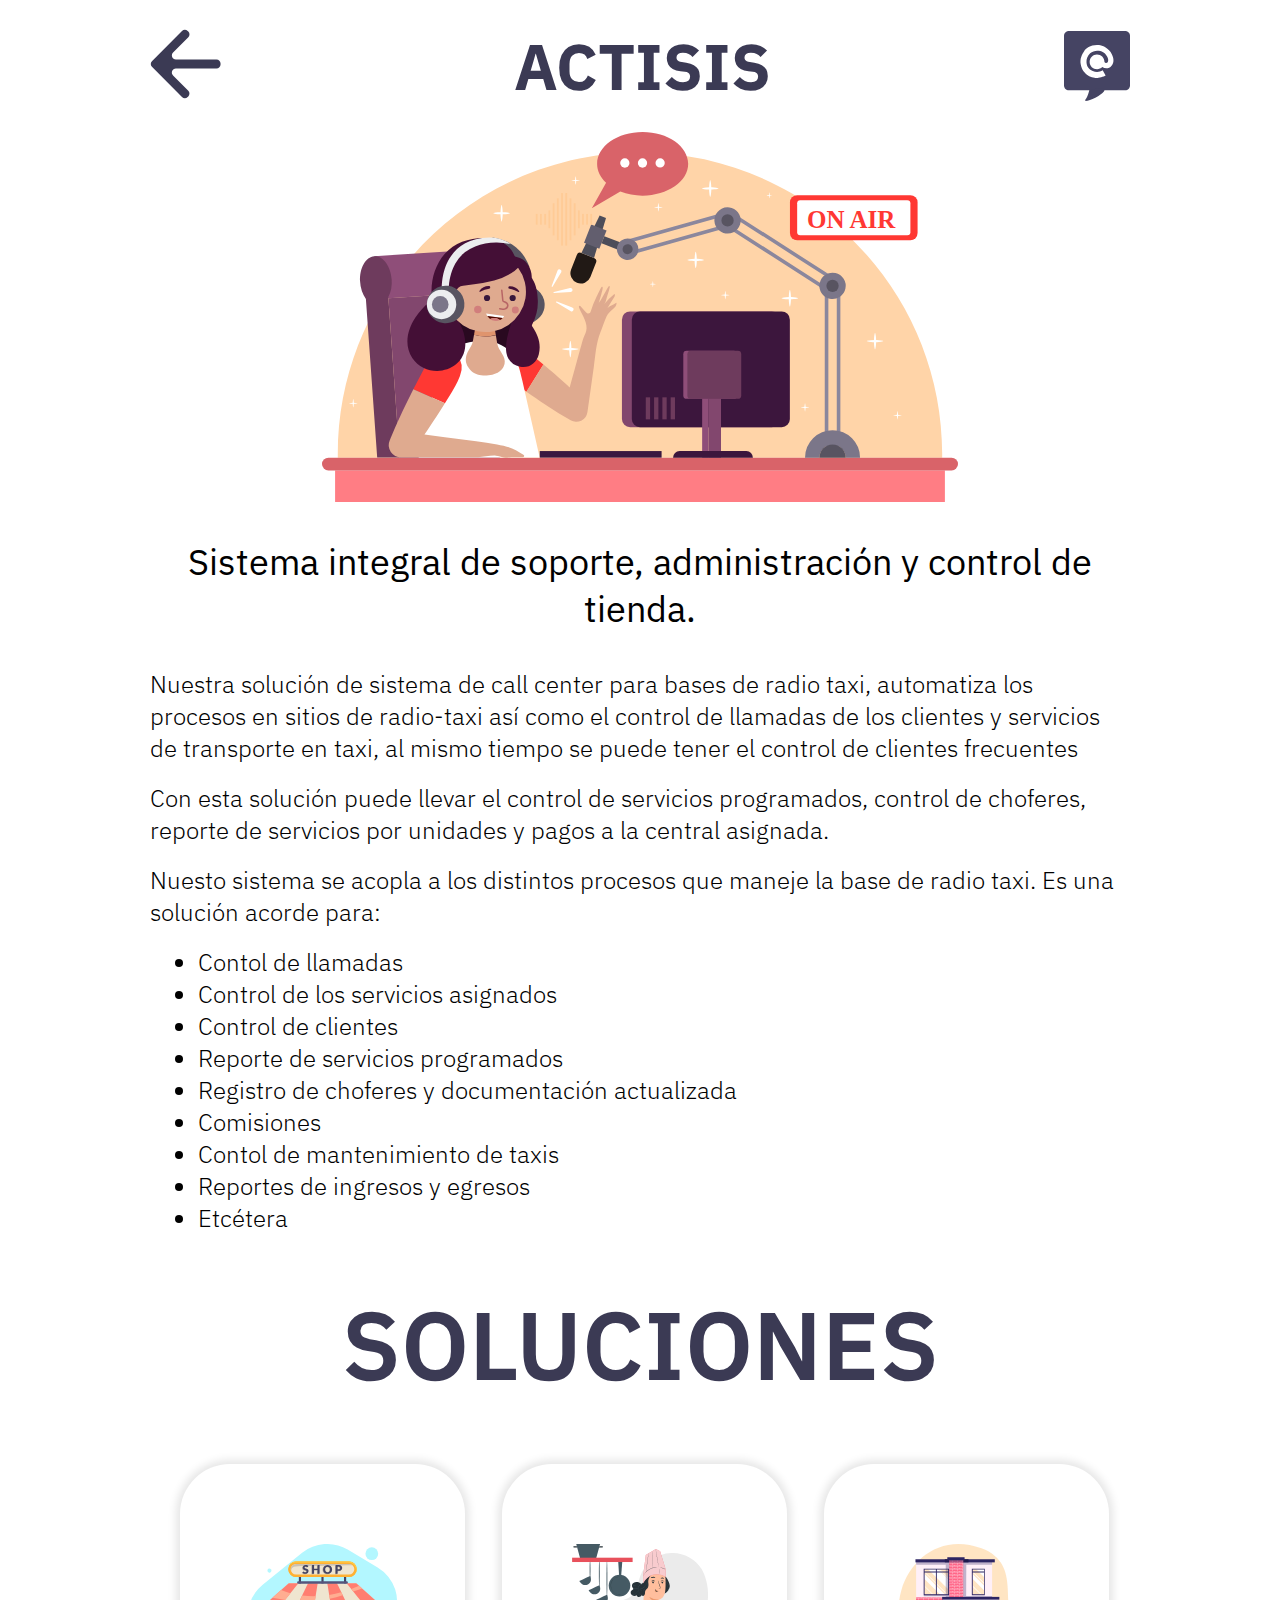
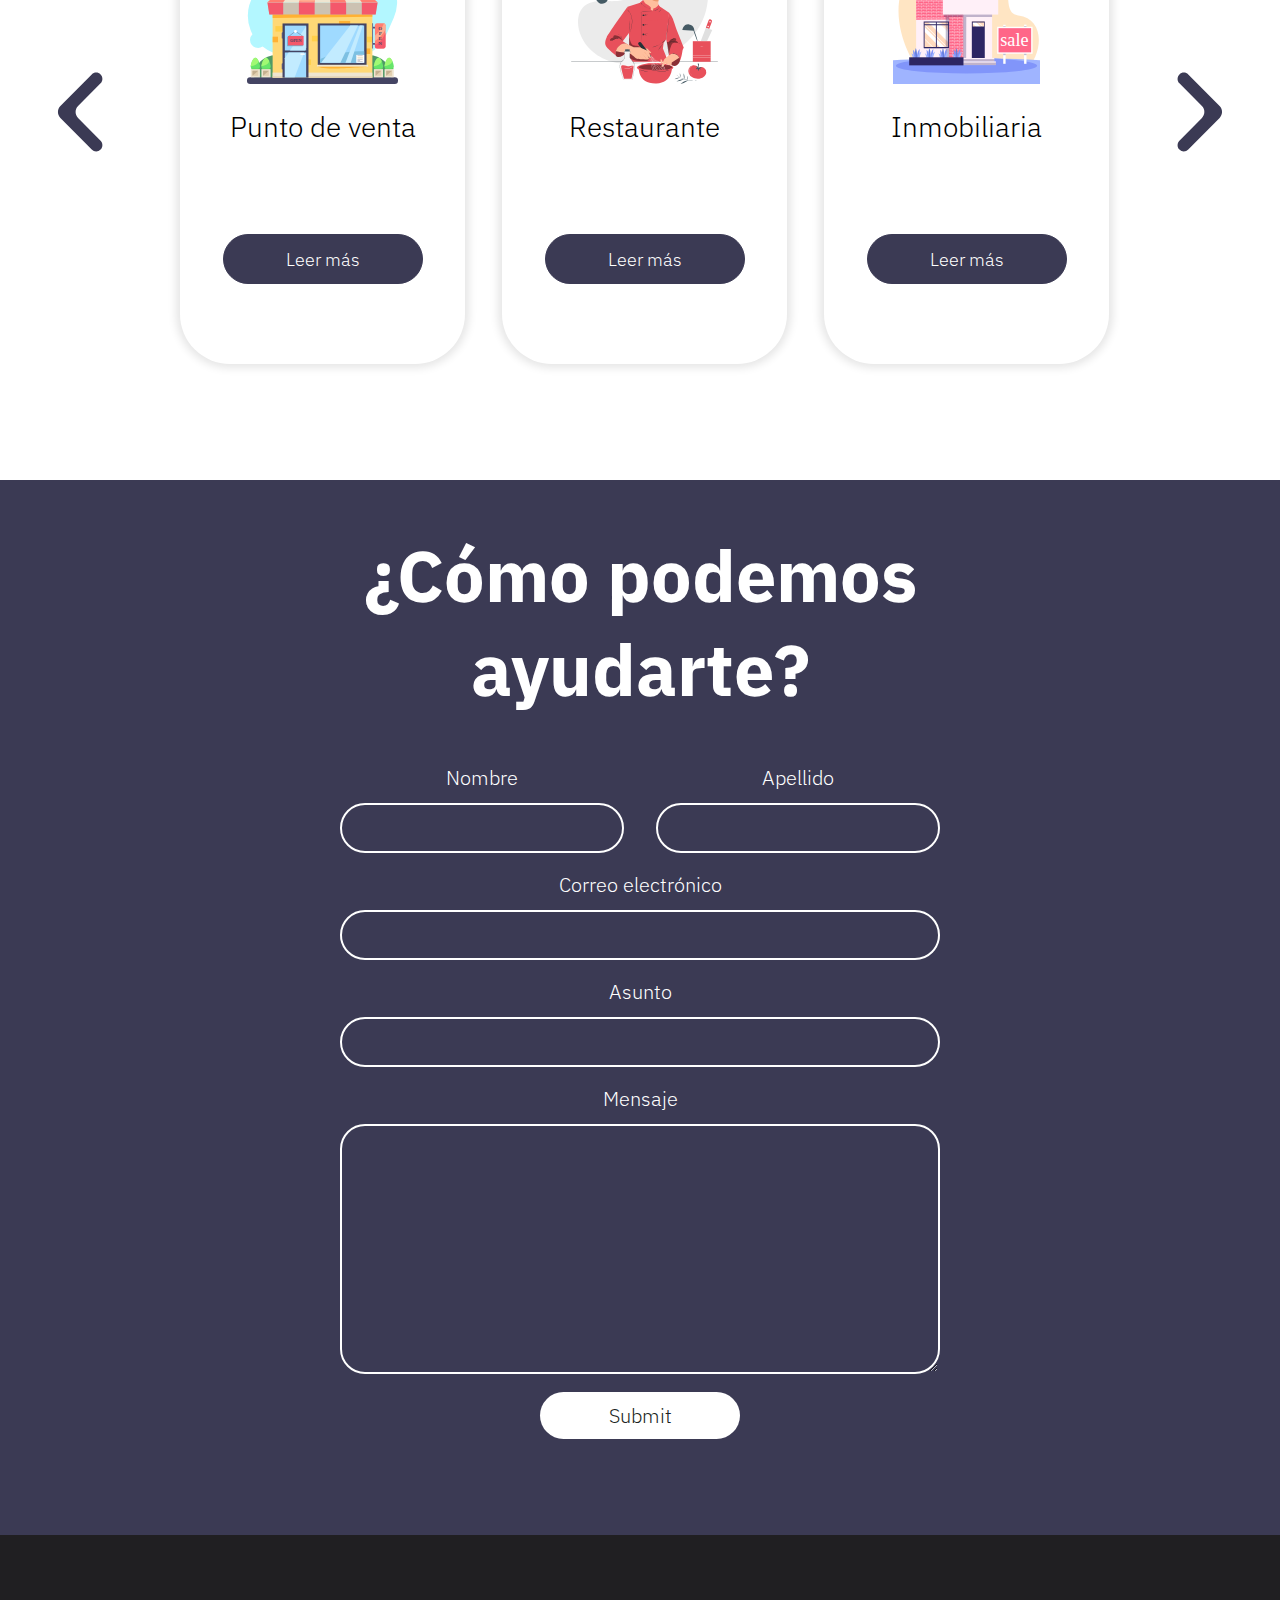
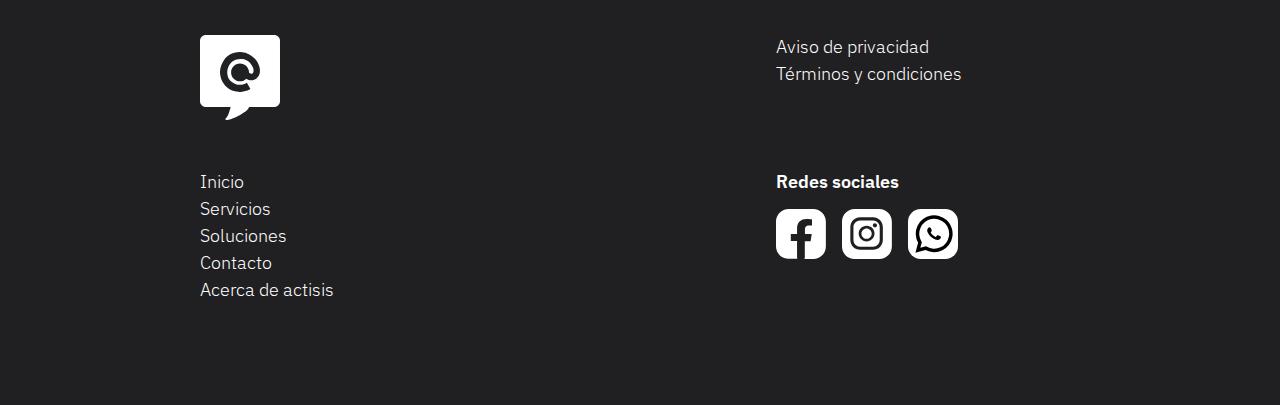
<file: soluciones/radio.html>
<!DOCTYPE html>
<html lang="en">
<head>
  <meta charset="UTF-8">
  <meta http-equiv="X-UA-Compatible" content="IE=edge">
  <meta name="viewport" content="width=device-width, initial-scale=1.0">
  <title>ACTISIS</title>
  <link rel="shortcut icon" href="../assets/vectores/logo.svg" />
  <meta name="author" content="Sebastián Luna Rodríguez">
  <meta name="description" content="Sistemas de punto de venta configurables para su organización y necesidades de trabajo.">
  <meta name="keywords" content="asesoria,desarrollo,sistemas,computacionales,software,punto de venta,soporte tecnico,veracruz">	
  <link rel="preconnect" href="https://fonts.googleapis.com">
  <link rel="preconnect" href="https://fonts.gstatic.com" crossorigin>
  <link href="https://fonts.googleapis.com/css2?family=IBM+Plex+Sans:wght@200;300;400;500;600&display=swap" rel="stylesheet">
  <link rel="stylesheet" href="../styles/servicios-y-soluciones.css">
</head>
<body>
  <header>
    <a href="../index.html"><img src="../assets/vectores/regresar.svg" alt="botón de regresar"></a>
    <h2>ACTISIS</h2>
    <img src="../assets/vectores/logo.svg" alt="logo de ACTISIS">
  </header>
  <main>
    <div class="section-1">
      <img src="../assets/vectores/soluciones/radio.svg" alt="radio">
      <h1>Sistema integral de soporte, administración y control de tienda.</h1>
      <p>Nuestra solución de sistema de call center para bases de radio taxi, automatiza los procesos en sitios de radio-taxi así como el control de llamadas de los clientes y servicios de transporte en taxi, al mismo tiempo se puede tener el control de clientes frecuentes</p>
      <p>Con esta solución puede llevar el control de servicios programados, control de choferes, reporte de servicios por unidades y pagos a la central asignada.</p>
      <p>Nuesto sistema se acopla a los distintos procesos que maneje la base de radio taxi. Es una solución acorde para:</p>
      <ul>
        <li>Contol de llamadas</li>
        <li>Control de los servicios asignados</li>
        <li>Control de clientes</li>
        <li>Reporte de servicios programados</li>
        <li>Registro de choferes y documentación actualizada</li>
        <li>Comisiones</li>
        <li>Contol de mantenimiento de taxis</li>
        <li>Reportes de ingresos y egresos</li>
        <li>Etcétera</li>
      </ul>
    </div>
    <div id="soluciones" class="section-4">
      <h2>SOLUCIONES</h2>
      <div class="flecha flecha-izquierda"><img src="../assets/vectores/flecha-izquierda.svg" alt="flecha izquierda"></div>
      <div class="container">
        <div class="card">
          <img src="../assets/vectores/soluciones/tienda.svg" alt="tienda">
          <h3>Punto de venta</h3>
          <a href="../soluciones/punto-de-venta.html"><button class="button solid-button">Leer más</button></a>
        </div>
        <div class="card">
          <img src="../assets/vectores/soluciones/restaurante.svg" alt="restaurante">
          <h3>Restaurante</h3>
          <a href="../soluciones/restaurante.html"><button class="button solid-button">Leer más</button></a>
        </div>
        <div class="card">
          <img src="../assets/vectores/soluciones/inmobiliaria.svg" alt="casa en venta">
          <h3>Inmobiliaria</h3>
          <a href="../soluciones/inmobiliaria.html"><button class="button solid-button">Leer más</button></a>
        </div>
        <div class="card">
          <img src="../assets/vectores/soluciones/transporte.svg" alt="Carro de paquetería">
          <h3>Transporte</h3>
          <a href="../soluciones/transporte.html"><button class="button solid-button">Leer más</button></a>
        </div>
        <div class="card">
          <img src="../assets/vectores/soluciones/estetica.svg" alt="estética">
          <h3>Estética</h3>
          <a href="../soluciones/estética.html"><button class="button solid-button">Leer más</button></a>
        </div>
      </div>
      <div class="flecha flecha-derecha"><img src="../assets/vectores/flecha-derecha.svg" alt="flecha derecha"></div>
    </div>
    <div class="section-6">
      <h2>¿Cómo podemos<br>ayudarte?</h2>
      <form action="">
        <div class="name-form">
          <div>
            <label for="name">Nombre</label>
            <div class="input">
              <input type="text" name="name" id="name" required>
            </div>
          </div>
          <div>
            <label for="lastname">Apellido</label>
            <div class="input">
              <input type="text" name="lastname" id="lastname" required>
            </div>
          </div>
        </div>
        <label for="email">Correo electrónico</label>
        <div class="input">
          <input type="email" name="email" id="email" required>
        </div>
        <label for="subject">Asunto</label>
        <div class="input">
          <input type="text" name="subject" id="subject" required>
        </div>
        <label for="message">Mensaje</label>
        <div class="input">
          <textarea name="message" id="message" cols="30" rows="10" required ></textarea>
        </div>
        <input class="button solid-button" type="submit">
      </form>
    </div>
  </main>
  <footer>
    <img src="../assets/vectores/logo-invertido.svg" alt="logo actisis">
    <ul>
      <li><a href="#inicio">Inicio</a></li>
      <li><a href="#servicios">Servicios</a></li>
      <li><a href="#soluciones">Soluciones</a></li>
      <li><a href="#contacto">Contacto</a></li>
      <li><a href="#">Acerca de actisis</a></li>
    </ul>
    <ul>
      <li><a href="#">Aviso de privacidad</a></li>
      <li><a href="#">Términos y condiciones</a></li>
    </ul>
    <div class="redes-sociales">
      <p>Redes sociales</p>
      <div>
        <a href="#"><img src="../assets/vectores/icono-facebook.svg" alt="facebook"></a>
        <a href="#"><img src="../assets/vectores/icono-instagram.svg" alt="instagram"></a>
        <a href="#"><img src="../assets/vectores/icono-whatsapp.svg" alt="whatsapp"></a>
      </div>
    </div>
  </footer>
  <script src="../js/carrusel-soluciones.js"></script>
</body>
</html>
</file>
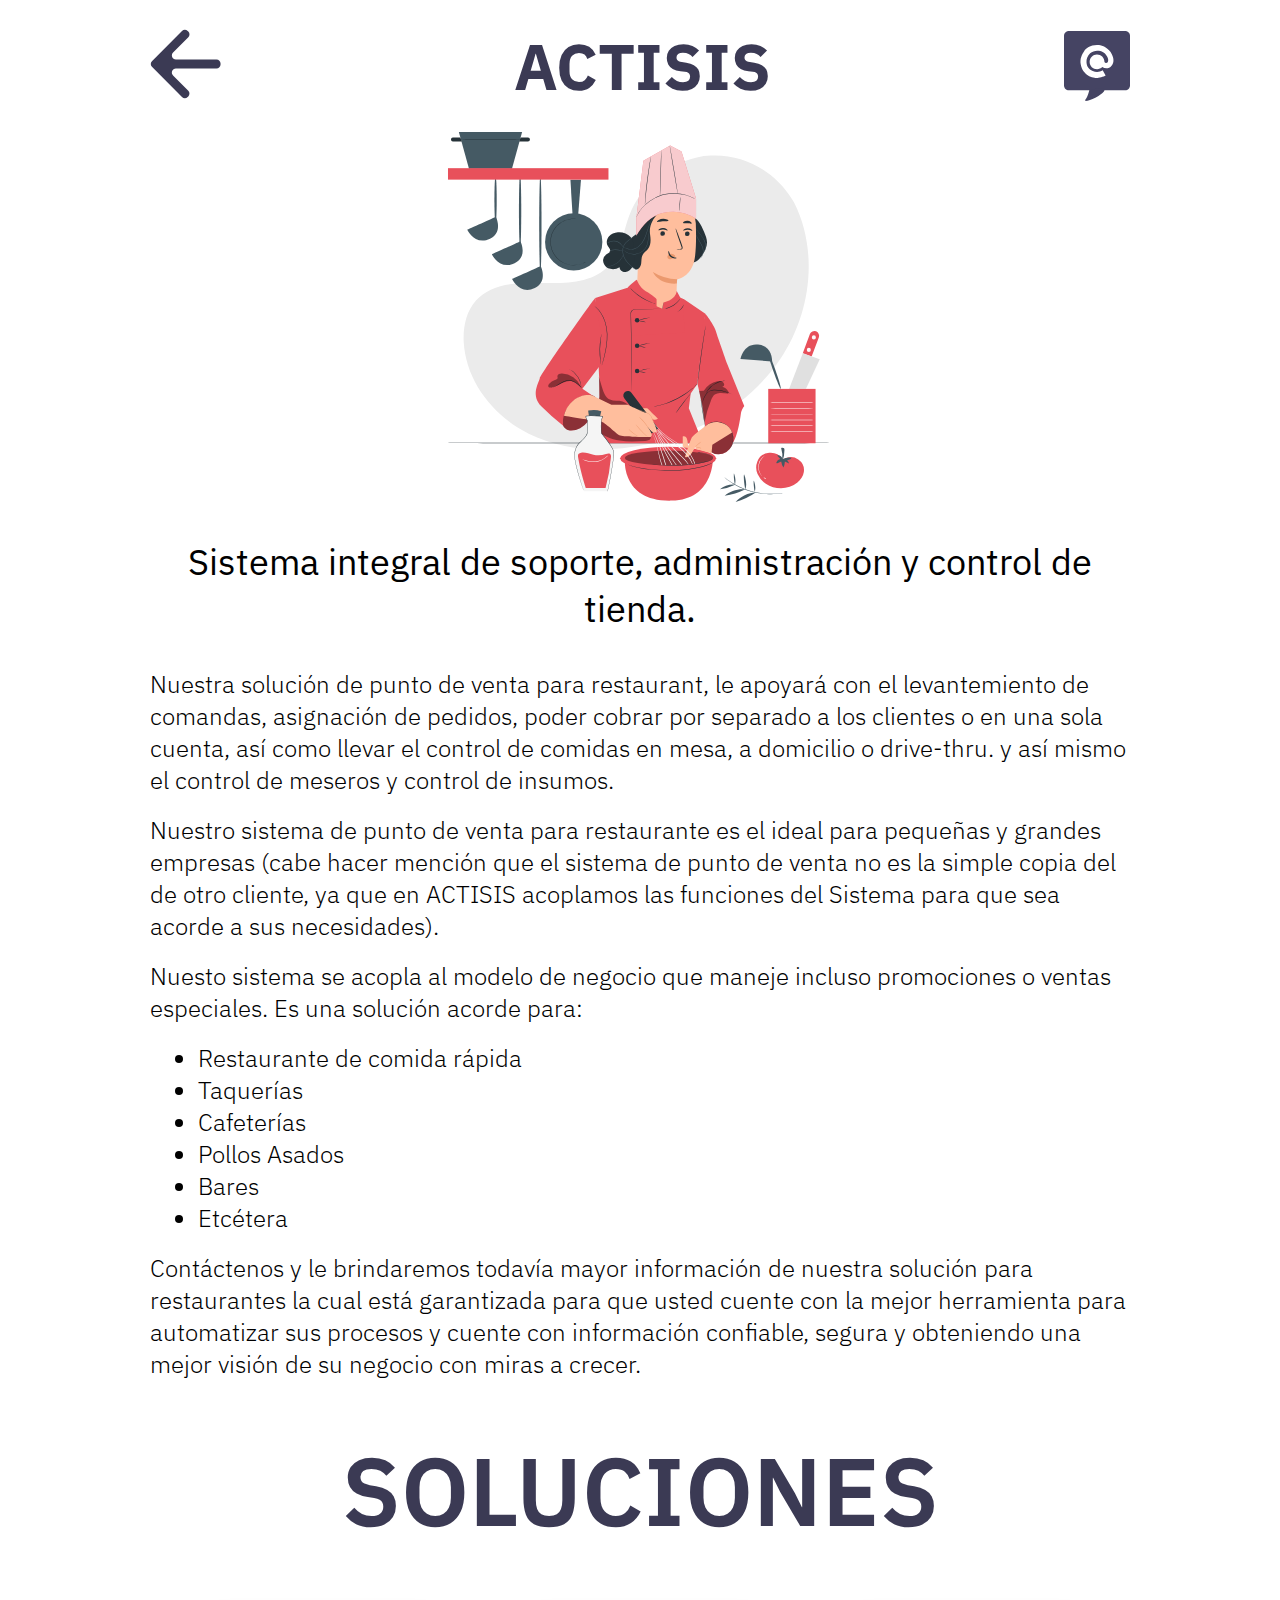
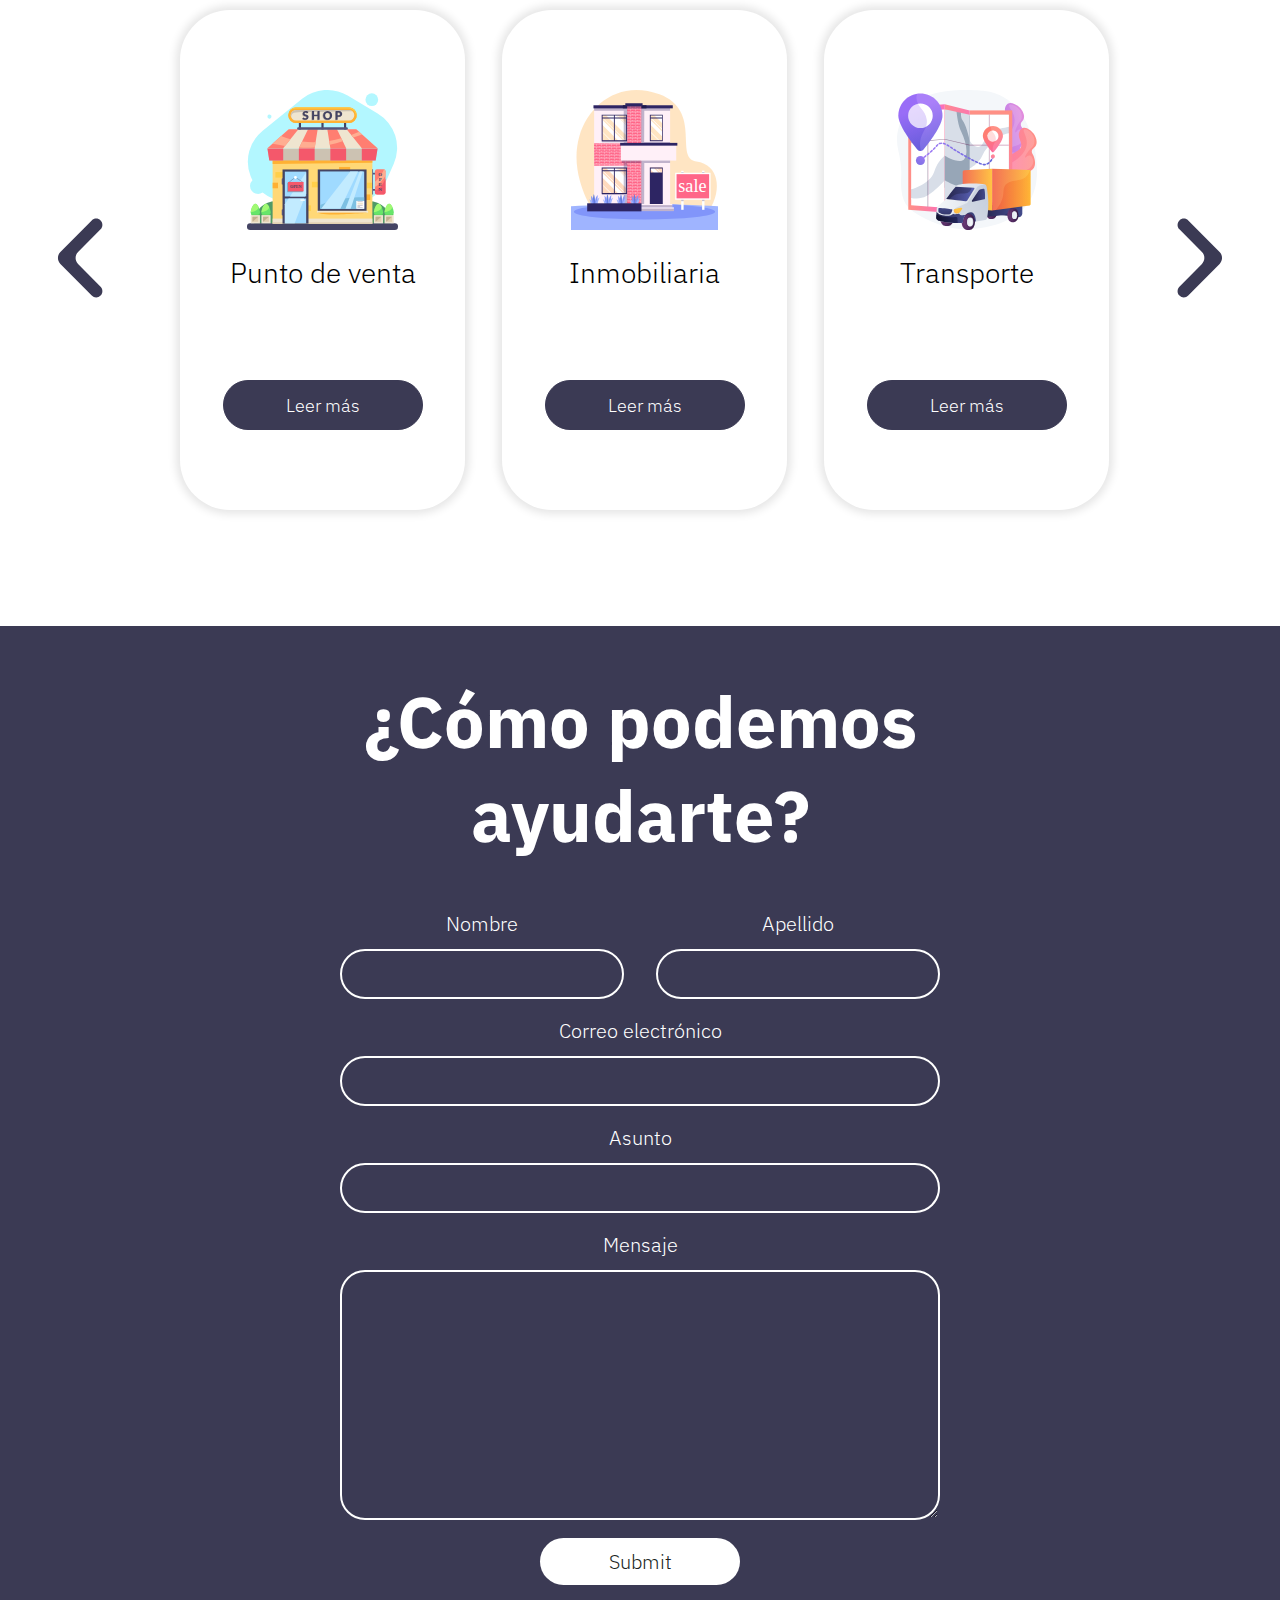
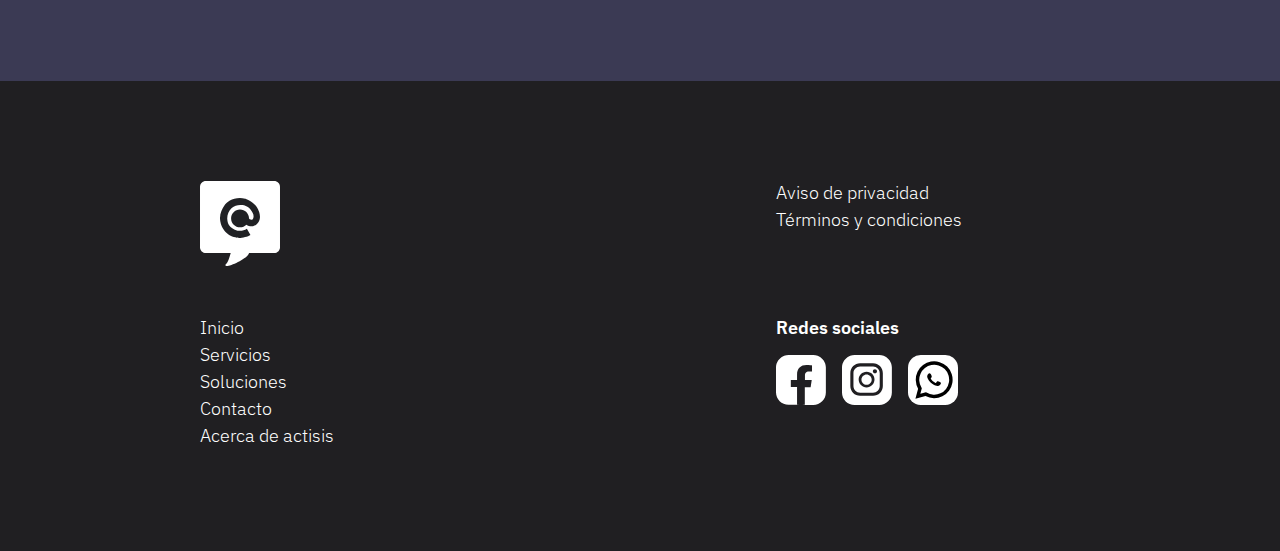
<file: soluciones/restaurante.html>
<!DOCTYPE html>
<html lang="en">
<head>
  <meta charset="UTF-8">
  <meta http-equiv="X-UA-Compatible" content="IE=edge">
  <meta name="viewport" content="width=device-width, initial-scale=1.0">
  <title>ACTISIS</title>
  <link rel="shortcut icon" href="../assets/vectores/logo.svg" />
  <meta name="author" content="Sebastián Luna Rodríguez">
  <meta name="description" content="Sistemas de punto de venta configurables para su organización y necesidades de trabajo.">
  <meta name="keywords" content="asesoria,desarrollo,sistemas,computacionales,software,punto de venta,soporte tecnico,veracruz">	
  <link rel="preconnect" href="https://fonts.googleapis.com">
  <link rel="preconnect" href="https://fonts.gstatic.com" crossorigin>
  <link href="https://fonts.googleapis.com/css2?family=IBM+Plex+Sans:wght@200;300;400;500;600&display=swap" rel="stylesheet">
  <link rel="stylesheet" href="../styles/servicios-y-soluciones.css">
</head>
<body>
  <header>
    <a href="../index.html"><img src="../assets/vectores/regresar.svg" alt="botón de regresar"></a>
    <h2>ACTISIS</h2>
    <img src="../assets/vectores/logo.svg" alt="logo de ACTISIS">
  </header>
  <main>
    <div class="section-1">
      <img src="../assets/vectores/soluciones/restaurante.svg" alt="restaurante">
      <h1>Sistema integral de soporte, administración y control de tienda.</h1>
      <p>Nuestra solución de punto de venta para restaurant, le apoyará con el levantemiento de comandas, asignación de pedidos, poder cobrar por separado a los clientes o en una sola cuenta, así como llevar el control de comidas en mesa, a domicilio o drive-thru. y así mismo el control de meseros y control de insumos.</p>
      <p>Nuestro sistema de punto de venta para restaurante es el ideal para pequeñas y grandes empresas (cabe hacer mención que el sistema de punto de venta no es la simple copia del de otro cliente, ya que en ACTISIS acoplamos las funciones del Sistema para que sea acorde a sus necesidades).</p>
      <p> Nuesto sistema se acopla al modelo de negocio que maneje incluso promociones o ventas especiales. Es una solución acorde para:</p>
      <ul>
        <li>Restaurante de comida rápida</li>
        <li>Taquerías</li>
        <li>Cafeterías</li>
        <li>Pollos Asados</li>
        <li>Bares</li>
        <li>Etcétera</li>
      </ul>
      <p>Contáctenos y le brindaremos todavía mayor información de nuestra solución para restaurantes la cual está garantizada para que usted cuente con la mejor herramienta para automatizar sus procesos y cuente con información confiable, segura y obteniendo una mejor visión de su negocio con miras a crecer.</p>
    </div>
    <div id="soluciones" class="section-4">
      <h2>SOLUCIONES</h2>
      <div class="flecha flecha-izquierda"><img src="../assets/vectores/flecha-izquierda.svg" alt="flecha izquierda"></div>
      <div class="container">
        <div class="card">
          <img src="../assets/vectores/soluciones/tienda.svg" alt="tienda">
          <h3>Punto de venta</h3>
          <a href="../soluciones/punto-de-venta.html"><button class="button solid-button">Leer más</button></a>
        </div>
        <div class="card">
          <img src="../assets/vectores/soluciones/inmobiliaria.svg" alt="casa en venta">
          <h3>Inmobiliaria</h3>
          <a href="../soluciones/inmobiliaria.html"><button class="button solid-button">Leer más</button></a>
        </div>
        <div class="card">
          <img src="../assets/vectores/soluciones/transporte.svg" alt="Carro de paquetería">
          <h3>Transporte</h3>
          <a href="../soluciones/transporte.html"><button class="button solid-button">Leer más</button></a>
        </div>
        <div class="card">
          <img src="../assets/vectores/soluciones/radio.svg" alt="radio">
          <h3>Radio</h3>
          <a href="../soluciones/radio.html"><button class="button solid-button">Leer más</button></a>
        </div>
        <div class="card">
          <img src="../assets/vectores/soluciones/estetica.svg" alt="estética">
          <h3>Estética</h3>
          <a href="../soluciones/estética.html"><button class="button solid-button">Leer más</button></a>
        </div>
      </div>
      <div class="flecha flecha-derecha"><img src="../assets/vectores/flecha-derecha.svg" alt="flecha derecha"></div>
    </div>
    <div class="section-6">
      <h2>¿Cómo podemos<br>ayudarte?</h2>
      <form action="">
        <div class="name-form">
          <div>
            <label for="name">Nombre</label>
            <div class="input">
              <input type="text" name="name" id="name" required>
            </div>
          </div>
          <div>
            <label for="lastname">Apellido</label>
            <div class="input">
              <input type="text" name="lastname" id="lastname" required>
            </div>
          </div>
        </div>
        <label for="email">Correo electrónico</label>
        <div class="input">
          <input type="email" name="email" id="email" required>
        </div>
        <label for="subject">Asunto</label>
        <div class="input">
          <input type="text" name="subject" id="subject" required>
        </div>
        <label for="message">Mensaje</label>
        <div class="input">
          <textarea name="message" id="message" cols="30" rows="10" required ></textarea>
        </div>
        <input class="button solid-button" type="submit">
      </form>
    </div>
  </main>
  <footer>
    <img src="../assets/vectores/logo-invertido.svg" alt="logo actisis">
    <ul>
      <li><a href="#inicio">Inicio</a></li>
      <li><a href="#servicios">Servicios</a></li>
      <li><a href="#soluciones">Soluciones</a></li>
      <li><a href="#contacto">Contacto</a></li>
      <li><a href="#">Acerca de actisis</a></li>
    </ul>
    <ul>
      <li><a href="#">Aviso de privacidad</a></li>
      <li><a href="#">Términos y condiciones</a></li>
    </ul>
    <div class="redes-sociales">
      <p>Redes sociales</p>
      <div>
        <a href="#"><img src="../assets/vectores/icono-facebook.svg" alt="facebook"></a>
        <a href="#"><img src="../assets/vectores/icono-instagram.svg" alt="instagram"></a>
        <a href="#"><img src="../assets/vectores/icono-whatsapp.svg" alt="whatsapp"></a>
      </div>
    </div>
  </footer>
  <script src="../js/carrusel-soluciones.js"></script>
</body>
</html>
</file>
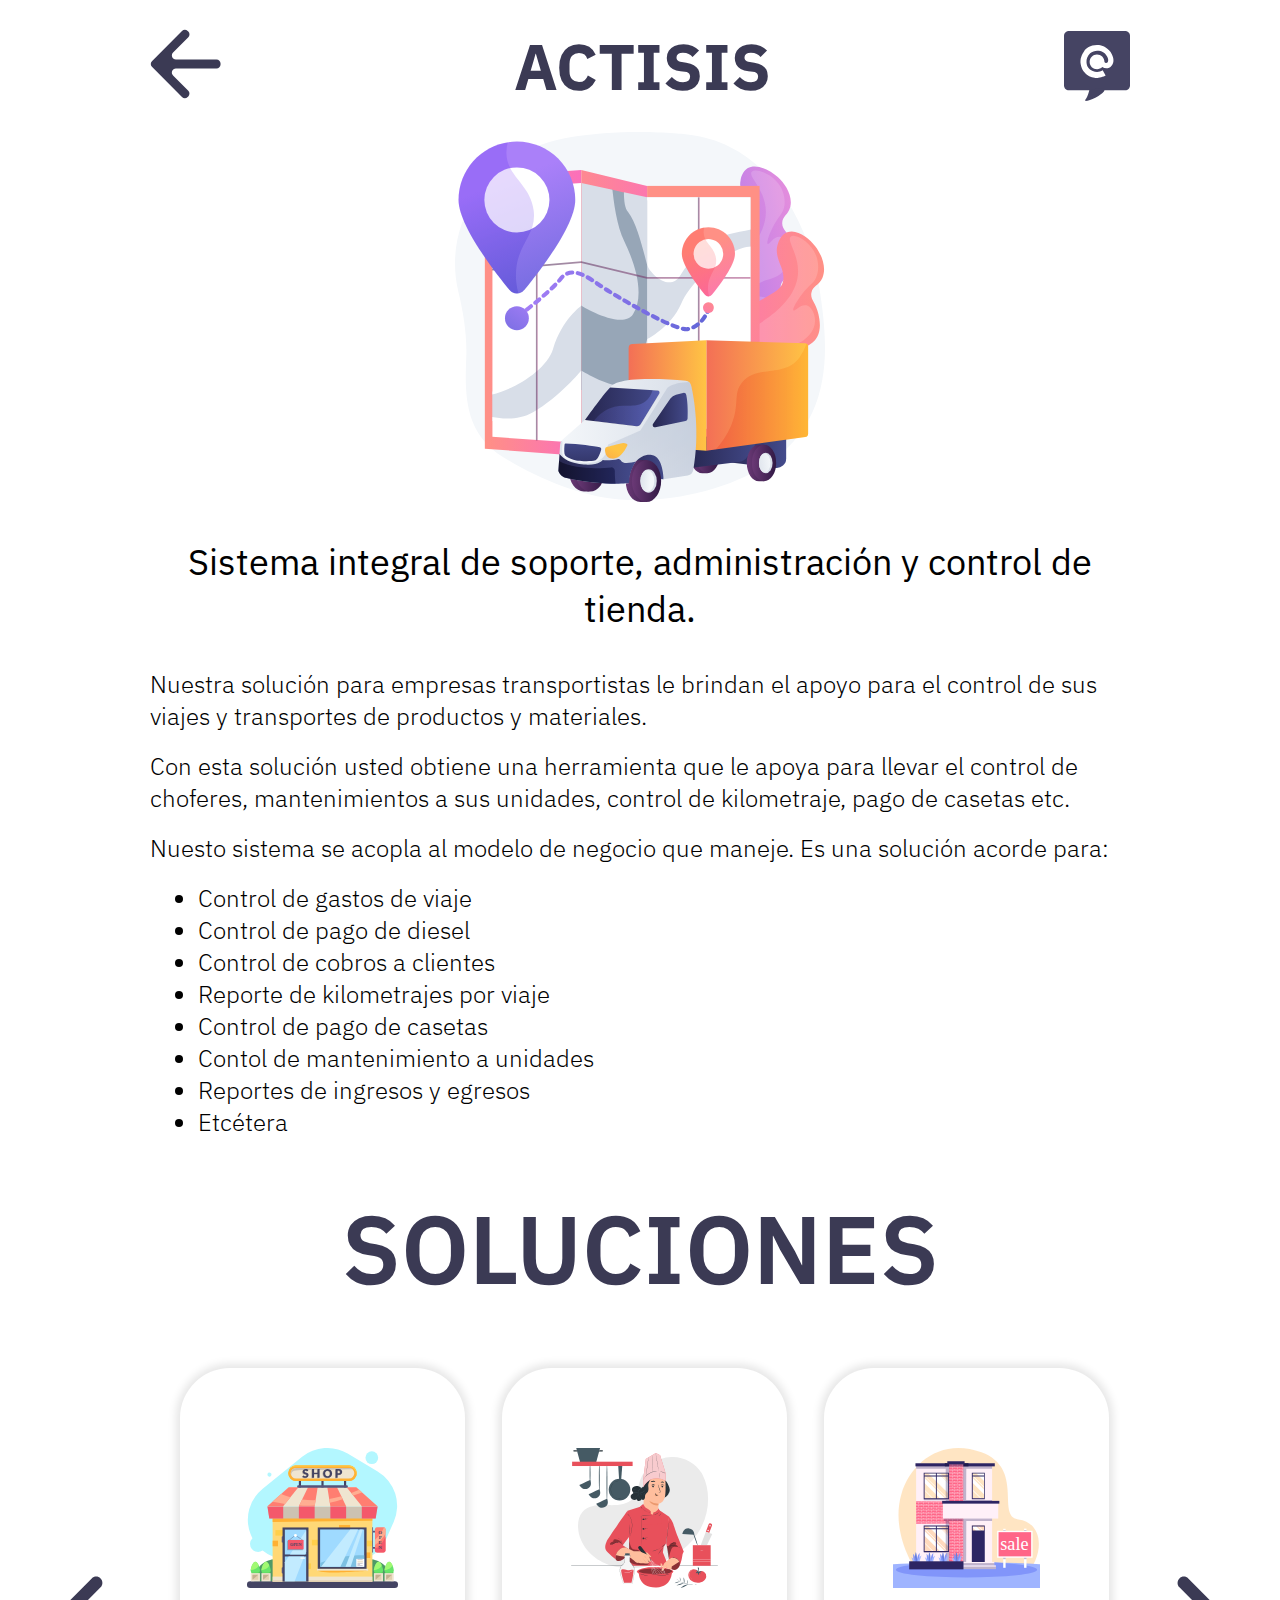
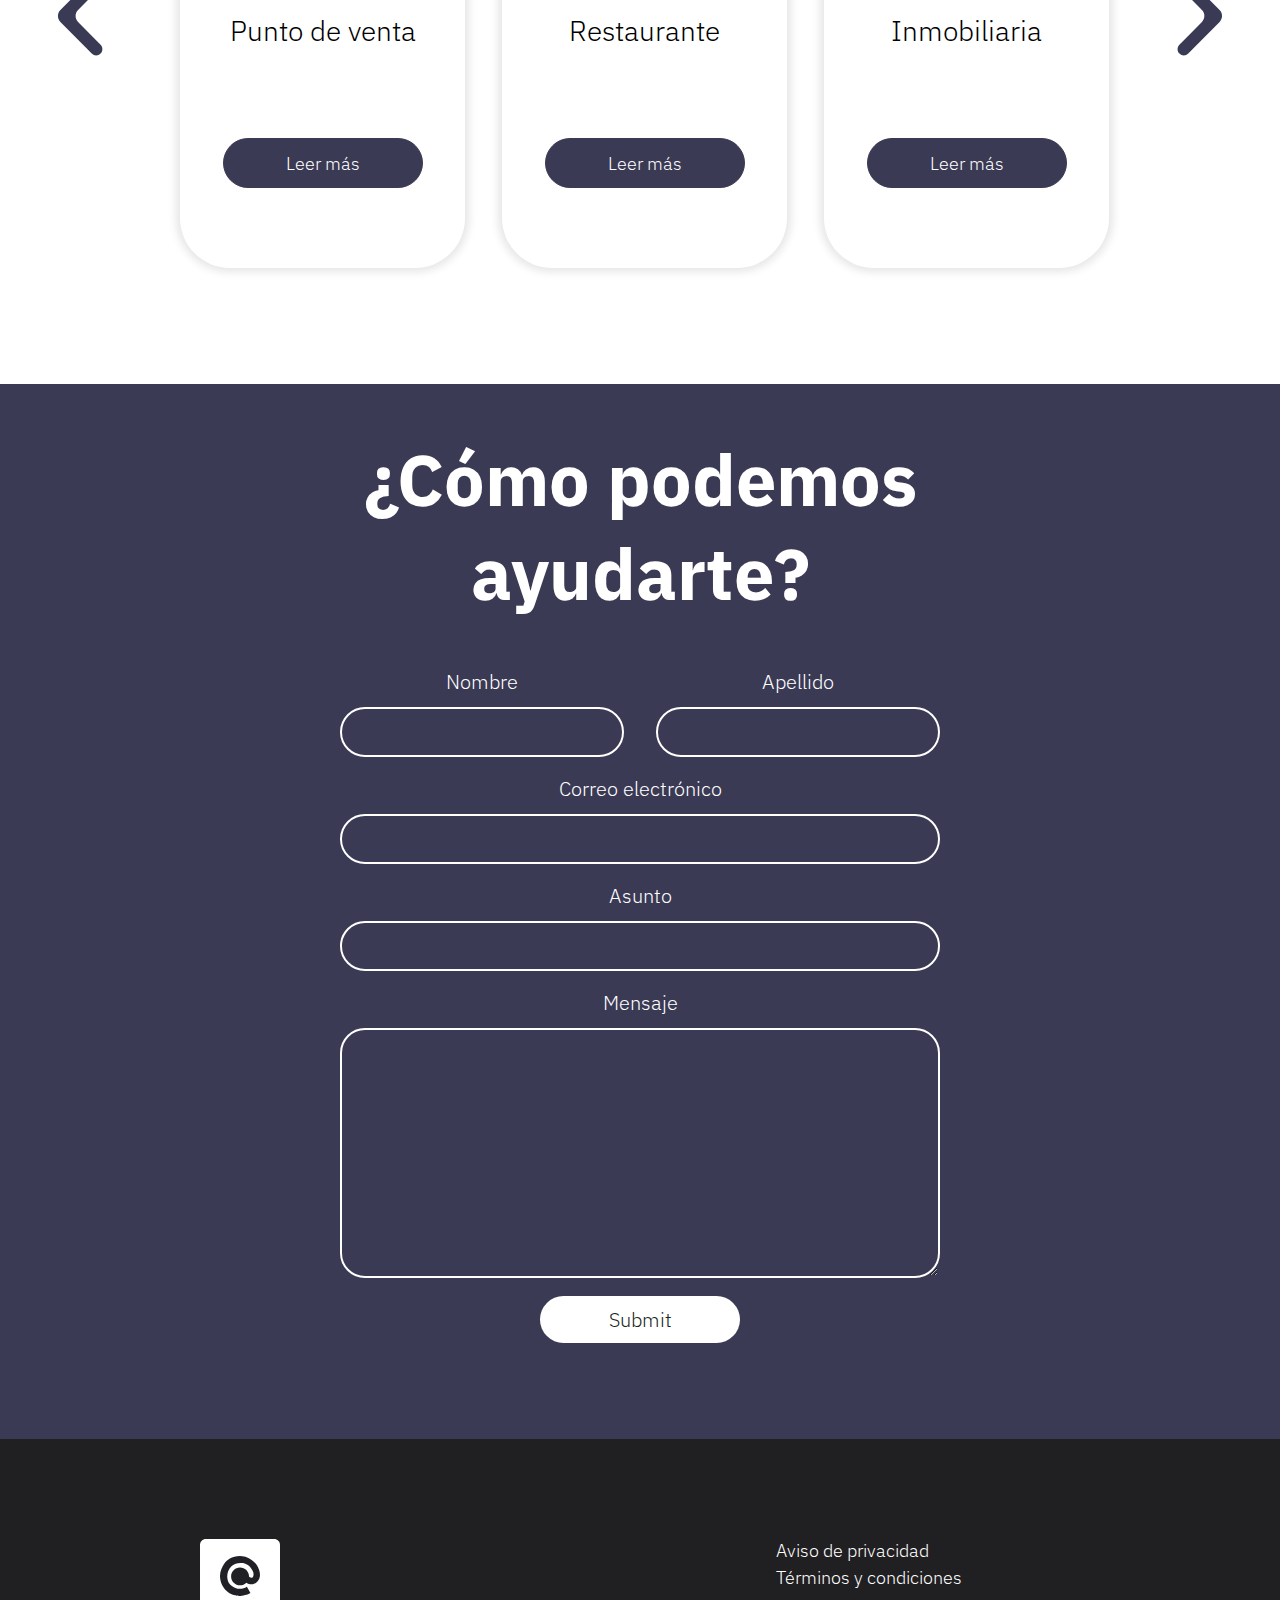
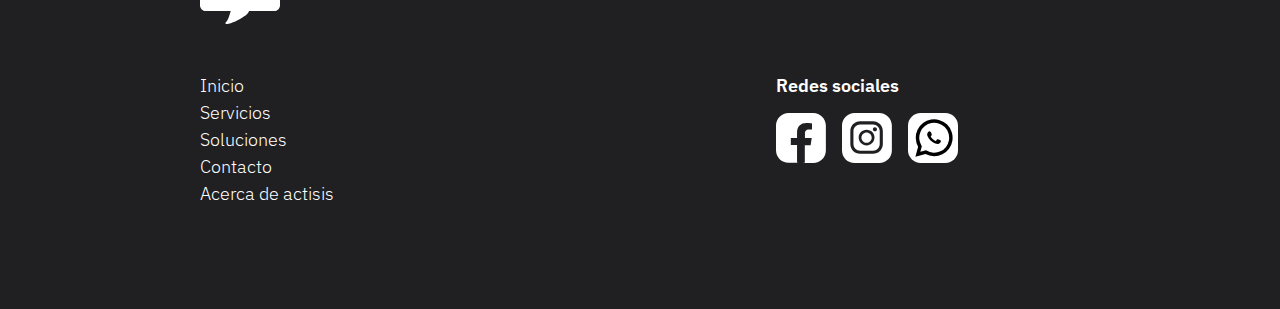
<file: soluciones/transporte.html>
<!DOCTYPE html>
<html lang="en">
<head>
  <meta charset="UTF-8">
  <meta http-equiv="X-UA-Compatible" content="IE=edge">
  <meta name="viewport" content="width=device-width, initial-scale=1.0">
  <title>ACTISIS</title>
  <link rel="shortcut icon" href="../assets/vectores/logo.svg" />
  <meta name="author" content="Sebastián Luna Rodríguez">
  <meta name="description" content="Sistemas de punto de venta configurables para su organización y necesidades de trabajo.">
  <meta name="keywords" content="asesoria,desarrollo,sistemas,computacionales,software,punto de venta,soporte tecnico,veracruz">	
  <link rel="preconnect" href="https://fonts.googleapis.com">
  <link rel="preconnect" href="https://fonts.gstatic.com" crossorigin>
  <link href="https://fonts.googleapis.com/css2?family=IBM+Plex+Sans:wght@200;300;400;500;600&display=swap" rel="stylesheet">
  <link rel="stylesheet" href="../styles/servicios-y-soluciones.css">
</head>
<body>
  <header>
    <a href="../index.html"><img src="../assets/vectores/regresar.svg" alt="botón de regresar"></a>
    <h2>ACTISIS</h2>
    <img src="../assets/vectores/logo.svg" alt="logo de ACTISIS">
  </header>
  <main>
    <div class="section-1">
      <img src="../assets/vectores/soluciones/transporte.svg" alt="carro de paquetería">
      <h1>Sistema integral de soporte, administración y control de tienda.</h1>
      <p>Nuestra solución para empresas transportistas le brindan el apoyo para el control de sus viajes y transportes de productos y materiales.</p>
      <p>Con esta solución usted obtiene una herramienta que le apoya para llevar el control de choferes, mantenimientos a sus unidades, control de kilometraje, pago de casetas etc.</p>
      <p>Nuesto sistema se acopla al modelo de negocio que maneje. Es una solución acorde para:</p>
      <ul>
        <li>Control de gastos de viaje</li>
        <li>Control de pago de diesel</li>
        <li>Control de cobros a clientes</li>
        <li>Reporte de kilometrajes por viaje</li>
        <li>Control de pago de casetas</li>
        <li>Contol de mantenimiento a unidades</li>
        <li>Reportes de ingresos y egresos</li>
        <li>Etcétera</li>
      </ul>
    </div>
    <div id="soluciones" class="section-4">
      <h2>SOLUCIONES</h2>
      <div class="flecha flecha-izquierda"><img src="../assets/vectores/flecha-izquierda.svg" alt="flecha izquierda"></div>
      <div class="container">
        <div class="card">
          <img src="../assets/vectores/soluciones/tienda.svg" alt="tienda">
          <h3>Punto de venta</h3>
          <a href="../soluciones/punto-de-venta.html"><button class="button solid-button">Leer más</button></a>
        </div>
        <div class="card">
          <img src="../assets/vectores/soluciones/restaurante.svg" alt="restaurante">
          <h3>Restaurante</h3>
          <a href="../soluciones/restaurante.html"><button class="button solid-button">Leer más</button></a>
        </div>
        <div class="card">
          <img src="../assets/vectores/soluciones/inmobiliaria.svg" alt="casa en venta">
          <h3>Inmobiliaria</h3>
          <a href="../soluciones/inmobiliaria.html"><button class="button solid-button">Leer más</button></a>
        </div>
        <div class="card">
          <img src="../assets/vectores/soluciones/radio.svg" alt="radio">
          <h3>Radio</h3>
          <a href="../soluciones/radio.html"><button class="button solid-button">Leer más</button></a>
        </div>
        <div class="card">
          <img src="../assets/vectores/soluciones/estetica.svg" alt="estética">
          <h3>Estética</h3>
          <a href="../soluciones/estética.html"><button class="button solid-button">Leer más</button></a>
        </div>
      </div>
      <div class="flecha flecha-derecha"><img src="../assets/vectores/flecha-derecha.svg" alt="flecha derecha"></div>
    </div>
    <div class="section-6">
      <h2>¿Cómo podemos<br>ayudarte?</h2>
      <form action="">
        <div class="name-form">
          <div>
            <label for="name">Nombre</label>
            <div class="input">
              <input type="text" name="name" id="name" required>
            </div>
          </div>
          <div>
            <label for="lastname">Apellido</label>
            <div class="input">
              <input type="text" name="lastname" id="lastname" required>
            </div>
          </div>
        </div>
        <label for="email">Correo electrónico</label>
        <div class="input">
          <input type="email" name="email" id="email" required>
        </div>
        <label for="subject">Asunto</label>
        <div class="input">
          <input type="text" name="subject" id="subject" required>
        </div>
        <label for="message">Mensaje</label>
        <div class="input">
          <textarea name="message" id="message" cols="30" rows="10" required ></textarea>
        </div>
        <input class="button solid-button" type="submit">
      </form>
    </div>
  </main>
  <footer>
    <img src="../assets/vectores/logo-invertido.svg" alt="logo actisis">
    <ul>
      <li><a href="#inicio">Inicio</a></li>
      <li><a href="#servicios">Servicios</a></li>
      <li><a href="#soluciones">Soluciones</a></li>
      <li><a href="#contacto">Contacto</a></li>
      <li><a href="#">Acerca de actisis</a></li>
    </ul>
    <ul>
      <li><a href="#">Aviso de privacidad</a></li>
      <li><a href="#">Términos y condiciones</a></li>
    </ul>
    <div class="redes-sociales">
      <p>Redes sociales</p>
      <div>
        <a href="#"><img src="../assets/vectores/icono-facebook.svg" alt="facebook"></a>
        <a href="#"><img src="../assets/vectores/icono-instagram.svg" alt="instagram"></a>
        <a href="#"><img src="../assets/vectores/icono-whatsapp.svg" alt="whatsapp"></a>
      </div>
    </div>
  </footer>
  <script src="../js/carrusel-soluciones.js"></script>
</body>
</html>
</file>
<file: styles/styles.css>
* {
  padding: 0;
  margin: 0;
  box-sizing: border-box;
  font-family: 'IBM Plex Sans', sans-serif;
}
html {
  scroll-behavior: smooth;
  font-family: 'IBM Plex Sans', sans-serif;
}
:root {
  --brand-color: #3B3A54;
  --seccond-brand-color: #4B94DE;
  --black: #201F22;
  --font: 'IBM Plex Sans', sans-serif;
  --shadow: 0px 0px 8px 4px rgba(0, 0, 0, 0.1);
}

/* Header */

.logo {
  margin-left: 48px;
  width: 80px;
}
header {
  opacity: 0;
  z-index: 10;
  margin-top: 40px;
  position: fixed;
  right: 0;
  left: 0;
  top: 0;
  display: flex;
  justify-content: space-between;
  align-items: center;
  transition: opacity 1s;
}
.header-active {
  transition: opacity 1s;
  opacity: 1;
}
.header-hidden {
  display: none;
}
header nav {
  background-color: #ffffff;
  display: flex;
  align-items: center;
  margin-right: 128px;
  padding: 0 60px;
  height: 80px;
  border-radius: 40px;
  box-shadow: var(--shadow);
}
header nav ul {
  display: flex;
}
header nav ul li:nth-child(1) {
  margin-left: 0;
}
header nav ul li {
  list-style: none;
  margin-left: 36px;
  font-size: 18px;
  font-weight: 300;

}
header nav ul li a {
  text-decoration: none;
  color: var(--black);
}


/* HERO */

.hero {
  display: grid;
  grid-template-columns: 1fr 1fr;
}
.hero h1 {
  font-size: 96px;
  color: var(--brand-color);

}
.hero p {
  max-width: 60%;
  font-size: 36px;
  font-weight: 300;
}
.hero-img {
  min-height: 350px;
  height: 100vh;
  width: 100%;
  object-fit: cover;
}
.hero > div {
  margin-left: 48px;
  display: flex;
  flex-direction: column;
  justify-content: center;
}
.button {
  margin-top: 24px;
  width: 200px;
  height: 50px;
  border-radius: 25px;
  font-size: 18px;
  font-weight: 300;
}
.button:hover {
  cursor: pointer;
}
.transparent-button {
  background-color: #ffffff;
  border: 1px solid var(--brand-color);
}
.transparent-button:hover {
  transition: .3s;
  background-color: var(--brand-color);
  color:#ffffff;
}
.solid-button {
  background-color: var(--brand-color);
  color: #ffffff;
  border: solid 1px var(--brand-color);
}
.solid-button:hover {
  transition: .3s;
  background-color: #ffffff;
  color: var(--black);
}

/* SECTION 1 */

.section-1 {
  margin-top: 100px;
}
.section-1 > div {
  position: relative;
  display: flex;
  flex-direction: column;
  align-items: center;

  background-color: var(--brand-color);
}
.section-1 p {
  text-align: center;
  width: 70%;
  font-size: 36px;
  color: #ffffff;
  font-weight: 300;
}
.section-1 .section-1-img {
  margin-top: 48px;
  width: 40%;
}
.curva {
  position: relative;
  bottom: -150px;
  width: 100%;
}

/* SECTION 2 */

.section-2 {
  padding-top: 160px;
  padding-bottom: 160px;
  background-color: var(--brand-color);
}
.hexagon {
  display: flex;
  flex-direction: column;
  justify-content: center;
  padding: 120px 70px;
  margin: 0 auto;
  width: 500px;
  height: 450px;
  background-image: url("../assets/vectores/hexagon.png");
  background-position: center;
  background-repeat: no-repeat;
  background-size: contain;
}
.section-2 img {
  display: block;
  width: 480px;
  height: 460px;
}
.hexagon h2 {
  text-align: center;
  font-size: 24px;
  font-weight: 600;
}
.hexagon p {
  text-align: center;
  font-size: 20px;
  font-weight: 300;
}
.dos-hexagon {
  display: flex;
  justify-content: center;
}
.dos-hexagon .hexagon {
  margin: 0;
}

/* SECTION 3 Y 4 */

.section-3 h2, .section-4 h2{
  grid-column-start: 1;
  grid-column-end: 4;
  text-align: center;
  margin-top: 48px;
  margin-bottom: 38px;
  font-size: 96px;
  color: var(--brand-color) ;
  font-weight: 600;
}
.section-3, .section-4 {
  display: grid;
  grid-template-columns: 1fr 6fr 1fr;
}
.flecha {
  align-self: center;
  justify-self: center;
}
.flecha img {
  width: 50px;
}
.flecha img:hover {
  transform: scale(1.2);
  transition: .5s;
  cursor: pointer;
}
.container {
  display: flex;
  overflow-x: scroll;
  width: 100%;
  margin: 0 auto;
  padding: 20px;
  scroll-snap-type: x mandatory;
}
.container::-webkit-scrollbar {
  display: none;
}
.container .card {
  scroll-snap-align: center;
  text-align: center;
  display: flex;
  flex-direction: column;
  align-items: center;
  justify-content: center;
  border-radius: 50px;
  min-width: 31%;
  width: 31%;
  margin-right: 4%;
  height: 500px;
  box-shadow: var(--shadow);
}
.container .card:last-child {
  margin: 0;
}
.container .card h3 {
  font-size: 28px;
  font-weight: 300;
  margin-bottom: 32px;
  min-height: 70px;
  max-width: 85%;
}
.container .card img {
  height: 140px;
  margin-bottom: 24px;
  max-width: 100%;
}
.section-4 {
  position: relative;
  z-index: 2;
  padding-bottom: 48px;
}

/* SECTION 5 */

.curva-blanca {
  width: 100%;
  position: relative;
  top: -100px;
}
.section-5 {
  padding-bottom: 160px;
  background-color: var(--seccond-brand-color);
  overflow-x: hidden;
}
.stories-container {
  margin: 0 auto;
  width: 70%;
  display: flex;
  flex-direction: column;
  row-gap: 36px;
}
.story {
  opacity: 0;
  box-shadow: var(--shadow);
  display: grid;
  grid-template-columns: 1fr 2fr;
  transform: translateX(100px);
}
.show-story {
  transition: 1s;
  opacity: 1;
  transform: translateX(0px);
}
.story img {
  border-radius: 100%;
}
.section-5 .stories-container .story {
  background-color: white;
  width: 400px;
  min-height: 300px;
  border-radius: 25px;
  padding: 32px;
}
.section-5 .stories-container .story:nth-child(2) {
  align-self: center;
}
.section-5 .stories-container .story:nth-child(3) {
  align-self: end;
}
.section-5 .stories-container .story h3 {
  font-size: 20px;

}
.section-5 .stories-container .story p {
  font-weight: 300;
  font-size: 20px;
}
.section-5 .stories-container .story small {
  display: block;
  margin-top: 16px;
  font-size: 16px;
}
/* SECTION 6 */

.section-6 {
  color: #ffffff;
  background-color: var(--brand-color);
  padding: 48px 0 96px 0;
}
.section-6 h2 {
  font-size: 72px;
  margin: 0 auto;
  margin-bottom: 48px;
  text-align: center;
}
.section-6 form {
  margin: 0 auto;
  width: 600px;
}
.section-6 label {
  font-size: 20px;
  font-weight: 300;
  display: block;
  text-align: center;
  margin-bottom: 12px;
}
.section-6 input, .section-6 textarea {
  font-weight: 300;
  font-size: 20px;
  padding: 10px 30px;
  height: 100%;
  width: 100%;
  background-color: transparent;
  outline: none;
  border: none;
  color: #ffffff;
}
.section-6 input::placeholder {
  color: var(--brand-color);
}
.input {
  margin-bottom: 18px;
  border-radius: 25px;
  height: 50px;
  border: 2px solid #ffffff;
}
.section-6 .button {
  display: block;
  margin: 0 auto;
  width: 200px;
  background-color: white;
  color: var(--black);
}
.name-form {
  display: flex;
  column-gap: 32px;
}
.name-form > div {
  width: 100%;
}
form > div:nth-child(7) {
  height: 250px;
}

/* FOOTER */

footer {
  padding: 100px 200px;
  display: grid;
  column-gap: 120px;
  grid-auto-flow: column;
  grid-template-rows: 1fr 1fr;
  grid-template-columns: 3fr 2fr;
  background-color: var(--black);
}
footer > img {
  width: 80px;
}
footer ul li {
  list-style: none;
  margin-bottom: 4px;
}
footer ul li a {
  color: #ffffff;
  text-decoration: none;
  font-weight: 300;
  font-size: 18px;
}
footer ul li a:hover {
  text-decoration: underline;
}
.redes-sociales p {
  color: #ffffff;
  font-weight: 600;
  font-size: 18px;
  margin-bottom: 16px;
}
.redes-sociales div a img {
  width: 50px;
  margin-right: 12px;
}

/* MOBILE */


@media screen and (max-width:1023px) {
  header {
    height: 90px;
  }
  header .menu-hamburguesa {
    position: fixed;
    right: 0px;
    z-index: 10;
  }
  header nav {
    z-index: 9;
    padding: 0;
    padding-top: 90px;
    align-items: flex-start;
    position: fixed;
    top: 0;
    left: 0;
    right: 0;
    margin-right: 0;
    box-shadow: none;
    border-radius: 0;
    height: 100vh;
    transition: .3s;
  }
  .hidden { 
    opacity: 0;
    transition: .3s;
  }
  header .display-none{
    display: none;
  }
  header nav ul li {
    text-align: center;
    font-size: 24px;
    margin-left: 0;
  }
  header nav ul li a {
    padding: 16px 48px 16px 48px;
    display: block;
    width: 100%;
    height: 100%;
  }
  header nav ul li:hover {
    background-color: #eeeeee;
  }
  header nav ul {
    width: 100%;
    border-radius: 0;
    box-shadow: none;
    flex-direction: column;
    justify-content: start;
    margin: 0;
  }
  header .menu-hamburguesa {
    margin-right: 48px;
    padding: 18px;
    border-radius: 50%;
    background-color: #454463;
    width: 80px;
    height: 80px;
    display: flex;
    flex-direction: column;
    justify-content: space-between;
  }
  header .menu-hamburguesa span {
    background-color: #ffffff;
    height: 18%;
    transition: 300ms;
  }
  header .menu-hamburguesa span:nth-child(1) {  
    transform-origin: top left ;
  }
  header .menu-hamburguesa span:nth-child(3) {
    transform-origin: bottom left;
  }
  header .active span:nth-child(2) {
    transform: translateX(-5px);
    opacity: 0;
    transition: 300ms;
  }
  header .active span:nth-child(1) {
    transform: rotate(45deg) translate(9px, -4px);
    transition: 300ms;
  }
  header .active span:nth-child(3) {
    transform: rotate(-45deg) translate(8px, 3px);
    transition: 300ms;
  }
  .hero p {
    max-width: 80%;
  }
  .hero h1 {
    font-size: 72px;
  }
  .curva {
    bottom: -100px;
  }
  .hexagon {
    padding: 80px 50px;
    width: 440px;
    height: 390px;
  }
  .section-2 img {
    width: 410px;
    height: 390px;
  }
  .container .card {
    min-width: 47%;
    margin-right: 8%;
  }
  footer {
    padding: 100px 100px;
    column-gap: 60px;
  }
  
}

@media screen and (max-width:767px) {
  header {
    margin-top: 0;
    padding: 18px 0px;
    position: static;
  }
  header .logo {
    width: 60px;
    height: 60px;
    margin-left: 24px;
  }
  header .menu-hamburguesa {
    margin-right: 24px;
    padding: 14px;
    width: 60px;
    height: 60px;
  }
  header .active span:nth-child(1) {
    transform: rotate(45deg) translate(5px, -2px);
    transition: 300ms;
  }
  header .active span:nth-child(3) {
    transform: rotate(-45deg) translate(6px, 2px);
    transition: 300ms;
  }
  .hero {
    grid-template-columns: 1fr;
  }
  .hero .hero-img {
    height: 50vh;
  }
  .hero > div {
    grid-row-start: 2;
    align-items: center;
    margin: 0 auto;
  }
  .hero > div >div a:last-child {
    display: none;
  }
  .hero div h1 {
    font-size: 56px;
    text-align: center;
  }
  .hero div p {
    font-size: 28px;
    text-align: center;
  }
  .button {
    width: 170px;
  }
  .section-1 div p {
    font-size: 20px;
  }
  .section-1 .section-1-img {
    width: 70%;
  }
  .curva {
    bottom: -10px;
  }
  .hexagon {
    width: 320px;
    padding: 110px 40px;
  }
  .hexagon h2 {
    font-size: 20px;
  }
  .hexagon p {
    font-size: 16px;
  }
  .dos-hexagon {
    flex-direction: column;
    align-items: center;
  }
  .dos-hexagon img {
    width: 360px;
    height: auto;
  }
  .section-3 h2, .section-4 h2{
    font-size: 56px;
  }
  .section-3, .section-4 {
    grid-template-columns: 1fr 3fr 1fr;
  }
  .section-3, .section-4 {
    overflow-x: hidden;
  }
  .flecha img {
    width: 40px;
  }
  .container .card {
    height: 450px;
    min-width: 100%;
    margin: 0 30px;
  }
  .container .card img {
    height: 120px;
  }
  .container .card h3 {
    max-width: 90%;
  }
  .curva-blanca {
    width: 100%;
    position: relative;
    top: -50px;
  }
  .section-5 .stories-container .story {
    padding: 20px;
    min-width: 300px;
    max-width: 85%;
    column-gap: 10px;
  }
  .section-5 .stories-container .story img {
    width: 90px;
  }
  .section-5 .stories-container .story:nth-child(1) {
    align-self: center;
  }
  .section-5 .stories-container .story:nth-child(2) {
    align-self: center;
  }
  .section-5 .stories-container .story:nth-child(3) {
    align-self: center;
  }
  .section-6 h2 {
    font-size: 44px;
  }
  .section-6 form {
    width: 100%;
    padding: 0 20px;
  }
  .name-form {
    flex-direction: column;
  }
  footer {
    grid-template-rows: 1fr 1fr 1fr 1fr;
    grid-template-columns: 1fr;
    padding: 96px 32px;
  }
  footer > img {
    margin: 0 auto;
  }
  footer ul {
    display: flex;
    flex-direction: column;
    align-items: center;
    justify-content: center;
  }
  .redes-sociales {
    margin: 0 auto;
  }
  .redes-sociales p {
    text-align: center;
  }
}


@media screen and (max-width:520px) {
  .section-2 {
    overflow-x: hidden;
  }
  .section-3, .section-4 {
    grid-template-columns: 1fr 10fr 1fr;
  }
  .section-5 .stories-container .story h3 {
    font-size: 18px;
  
  }
  .section-5 .stories-container .story p {
    font-weight: 300;
    font-size: 16px;
  }
  .section-5 .stories-container .story small {
    font-size: 14px;
  }

}
@media screen and (max-width:350px) {
  .hexagon {
    width: 300px;
  }
  .section-2 img {
    width: 340px;

  }
  .section-3 h2, .section-4 h2 {
    font-size: 48px;
  }

  
}
</file>
<file: styles/servicios-y-soluciones.css>
* {
  padding: 0;
  margin: 0;
  box-sizing: border-box;
  font-family: 'IBM Plex Sans', sans-serif;
}
html {
  scroll-behavior: smooth;
  font-family: 'IBM Plex Sans', sans-serif;
}
:root {
  --brand-color: #3B3A54;
  --seccond-brand-color: #4B94DE;
  --black: #201F22;
  --font: 'IBM Plex Sans', sans-serif;
  --shadow: 0px 0px 8px 4px rgba(0, 0, 0, 0.1);
  --margin-desktop: 150px;
  --margin-tablet: 96px;
  --margin-mobile: 32px;
}

/* HEADER */

header {
  padding: 24px var(--margin-desktop);
  display: flex;
  align-items: center;
  justify-content: space-between;
}
header img {
  height: 70px;
}
header img:first-child:hover {
  cursor: pointer;
  transform: scale(120%);
  transition: transform .3s;
}
header h2 {
  color: var(--brand-color);
  font-size: 64px;
}

/*  SECTION 1 */

.section-1 img {
  display: block;
  margin: 0 auto;
  height: 370px;
  margin-bottom: 36px;
}
.section-1 h1 {
  text-align: center;
  font-size: 36px;
  font-weight: 400;
  margin-bottom: 36px;
  padding: 0 var(--margin-desktop);
}
.section-1 p {
  margin-top: 18px;
  padding: 0 var(--margin-desktop);
  font-size: 24px;
  font-weight: 300;
}
.section-1 ul {
  margin: 0 var(--margin-desktop);
  margin-top: 18px;
  padding-left: 48px;
}
.section-1 ul li {
  font-size: 24px;
  font-weight: 300;
}

/* SECTION 2 */

.section-2 {
  padding: 100px var(--margin-desktop) 20px var(--margin-desktop);
  display: grid;
  grid-template-columns: repeat(auto-fit, minmax(300px,1fr));
  gap: 48px;
}
.section-2 .card {
  display: flex;
  flex-direction: column;
  justify-content: start;
  padding: 30px;
  border-radius: 50px;
  box-shadow: var(--shadow);
}
.section-2 .card img {
  display: block;
  margin: 0 auto;
  margin-bottom: 20px;
  height: 200px;
  min-height: 100px;
  max-width: 100%;
  object-fit: contain;
}
.section-2 .card h2 {
  margin-bottom: 20px;
  text-align: center;
  font-size: 24px;
  font-weight: 400;
  min-height: 48px;
}
.section-2 .card p {
  font-weight: 300;
  font-size: 20px;
  margin-bottom: 20px;
}
.section-2 .card .rounded {
  border-radius: 100%;
  aspect-ratio: 1;
  object-fit: cover;
}
.section-2 .cover {
  object-fit: cover;
}
.section-2 .card ul {
  position: relative;
  right: -40px;
  padding-right: 40px;
}
.section-2 .card ul li {
  font-size: 20px;
  font-weight: 300;

}
/* SECTION 3 Y 4 */

.button {
  margin-top: 24px;
  width: 200px;
  height: 50px;
  border-radius: 25px;
  font-size: 18px;
  font-weight: 300;
}
.button:hover {
  cursor: pointer;
}
.transparent-button {
  background-color: #ffffff;
  border: 1px solid var(--brand-color);
}
.transparent-button:hover {
  transition: .3s;
  background-color: var(--brand-color);
  color:#ffffff;
}
.solid-button {
  background-color: var(--brand-color);
  color: #ffffff;
  border: solid 1px var(--brand-color);
}
.solid-button:hover {
  transition: .3s;
  background-color: #ffffff;
  color: var(--black);
}

.section-3 h2, .section-4 h2{
  grid-column-start: 1;
  grid-column-end: 4;
  text-align: center;
  margin-top: 48px;
  margin-bottom: 38px;
  font-size: 96px;
  color: var(--brand-color) ;
  font-weight: 600;
}
.section-3, .section-4 {
  display: grid;
  grid-template-columns: 1fr 6fr 1fr;
  padding-bottom: 96px;
}
.flecha {
  align-self: center;
  justify-self: center;
}
.flecha img {
  width: 50px;
}
.flecha img:hover {
  transform: scale(1.2);
  transition: .5s;
  cursor: pointer;
}
.container {
  display: flex;
  overflow-x: scroll;
  width: 100%;
  margin: 0 auto;
  padding: 20px;
  scroll-snap-type: x mandatory;
}
.container::-webkit-scrollbar {
  display: none;
}
.container .card {
  scroll-snap-align: center;
  text-align: center;
  display: flex;
  flex-direction: column;
  align-items: center;
  justify-content: center;
  border-radius: 50px;
  min-width: 31%;
  width: 31%;
  margin-right: 4%;
  height: 500px;
  box-shadow: var(--shadow);
}
.container .card:last-child {
  margin: 0;
}
.container .card h3 {
  font-size: 28px;
  font-weight: 300;
  margin-bottom: 32px;
  min-height: 70px;
  max-width: 85%;
}
.container .card img {
  height: 140px;
  margin-bottom: 24px;
  max-width: 100%;
}

/* SECTION 6 */

.section-6 {
  color: #ffffff;
  background-color: var(--brand-color);
  padding: 48px 0 96px 0;
}
.section-6 h2 {
  font-size: 72px;
  margin: 0 auto;
  margin-bottom: 48px;
  text-align: center;
}
.section-6 form {
  margin: 0 auto;
  width: 600px;
}
.section-6 label {
  font-size: 20px;
  font-weight: 300;
  display: block;
  text-align: center;
  margin-bottom: 12px;
}
.section-6 input, .section-6 textarea {
  font-weight: 300;
  font-size: 20px;
  padding: 10px 30px;
  height: 100%;
  width: 100%;
  background-color: transparent;
  outline: none;
  border: none;
  color: #ffffff;
}
.section-6 input::placeholder {
  color: var(--brand-color);
}
.input {
  margin-bottom: 18px;
  border-radius: 25px;
  height: 50px;
  border: 2px solid #ffffff;
}
.section-6 .button {
  display: block;
  margin: 0 auto;
  width: 200px;
  background-color: white;
  color: var(--black);
}
.name-form {
  display: flex;
  column-gap: 32px;
}
.name-form > div {
  width: 100%;
}
form > div:nth-child(7) {
  height: 250px;
}

/* FOOTER */

footer {
  padding: 100px 200px;
  display: grid;
  column-gap: 120px;
  grid-auto-flow: column;
  grid-template-rows: 1fr 1fr;
  grid-template-columns: 3fr 2fr;
  background-color: var(--black);
}
footer > img {
  width: 80px;
}
footer ul li {
  list-style: none;
  margin-bottom: 4px;
}
footer ul li a {
  color: #ffffff;
  text-decoration: none;
  font-weight: 300;
  font-size: 18px;
}
footer ul li a:hover {
  text-decoration: underline;
}
.redes-sociales p {
  color: #ffffff;
  font-weight: 600;
  font-size: 18px;
  margin-bottom: 16px;
}
.redes-sociales div a img {
  width: 50px;
  margin-right: 12px;
}


/* MOBILE */
@media screen and (max-width:1023px) {
  header {
    padding: 24px var(--margin-tablet);
  }
  .section-1 h1 {
    padding-left: var(--margin-tablet);
    padding-right: var(--margin-tablet);
  }
  .section-1 p {
    padding: 0 var(--margin-tablet);
  }
  .section-1 ul {
    margin-left: var(--margin-tablet);
    margin-right: var(--margin-tablet);
  }
  .section-2 {
    padding-left: var(--margin-tablet);
    padding-right: var(--margin-tablet);
  }
  .container .card {
    min-width: 47%;
    margin-right: 8%;
  }
  footer {
    padding: 100px 100px;
    column-gap: 60px;
  }
}

@media screen and (max-width:767px) {
  header {
    padding: 24px var(--margin-mobile);
  }
  header img {
    height: 45px;
  }
  header h2 {
    font-size: 36px;
  }
  .button {
    width: 170px;
  }
  .section-1 img {
    height: 300px;
    max-width: 80vw;
  }
  .section-1 h1 {
    padding-left: var(--margin-mobile);
    padding-right: var(--margin-mobile);
    font-size: 28px;
  }
  .section-1 p {
    padding: 0 var(--margin-mobile);
    font-size: 20px;
  }
  .section-1 ul {
    margin-left: var(--margin-mobile);
    margin-right: var(--margin-mobile);
  }
  .section-1 ul li {
    font-size: 20px;
  }
  .section-2 {
    padding-top: 48px;
    padding-left: var(--margin-mobile);
    padding-right: var(--margin-mobile);
  }
  .section-3 h2, .section-4 h2{
    font-size: 56px;
  }
  .section-3, .section-4 {
    grid-template-columns: 1fr 3fr 1fr;
  }
  .section-3 ,.section-4 {
    overflow-x: hidden;
  }
  .flecha img {
    width: 40px;
  }
  .container .card {
    height: 450px;
    min-width: 100%;
    margin: 0 30px;
  }
  .container .card img {
    height: 120px;
  }
  .container .card h3 {
    max-width: 90%;
  }
  .section-6 h2 {
    font-size: 44px;
  }
  .section-6 form {
    width: 100%;
    padding: 0 20px;
  }
  .name-form {
    flex-direction: column;
  }
  footer {
    grid-template-rows: 1fr 1fr 1fr 1fr;
    grid-template-columns: 1fr;
    padding: 96px 32px;
  }
  footer > img {
    margin: 0 auto;
  }
  footer ul {
    display: flex;
    flex-direction: column;
    align-items: center;
    justify-content: center;
  }
  .redes-sociales {
    margin: 0 auto;
  }
  .redes-sociales p {
    text-align: center;
  }
}

@media screen and (max-width:520px) {
  .section-3, .section-4 {
    grid-template-columns: 1fr 10fr 1fr;
  }

}
@media screen and (max-width:359px) {
  .section-2 {
    grid-template-columns: repeat(auto-fit, minmax(260px,1fr));
  }
  .container .card h3 {
    font-size: 24px;
  }
  .section-3 h2, .section-4 h2 {
    font-size: 48px;
  }
}
</file>
